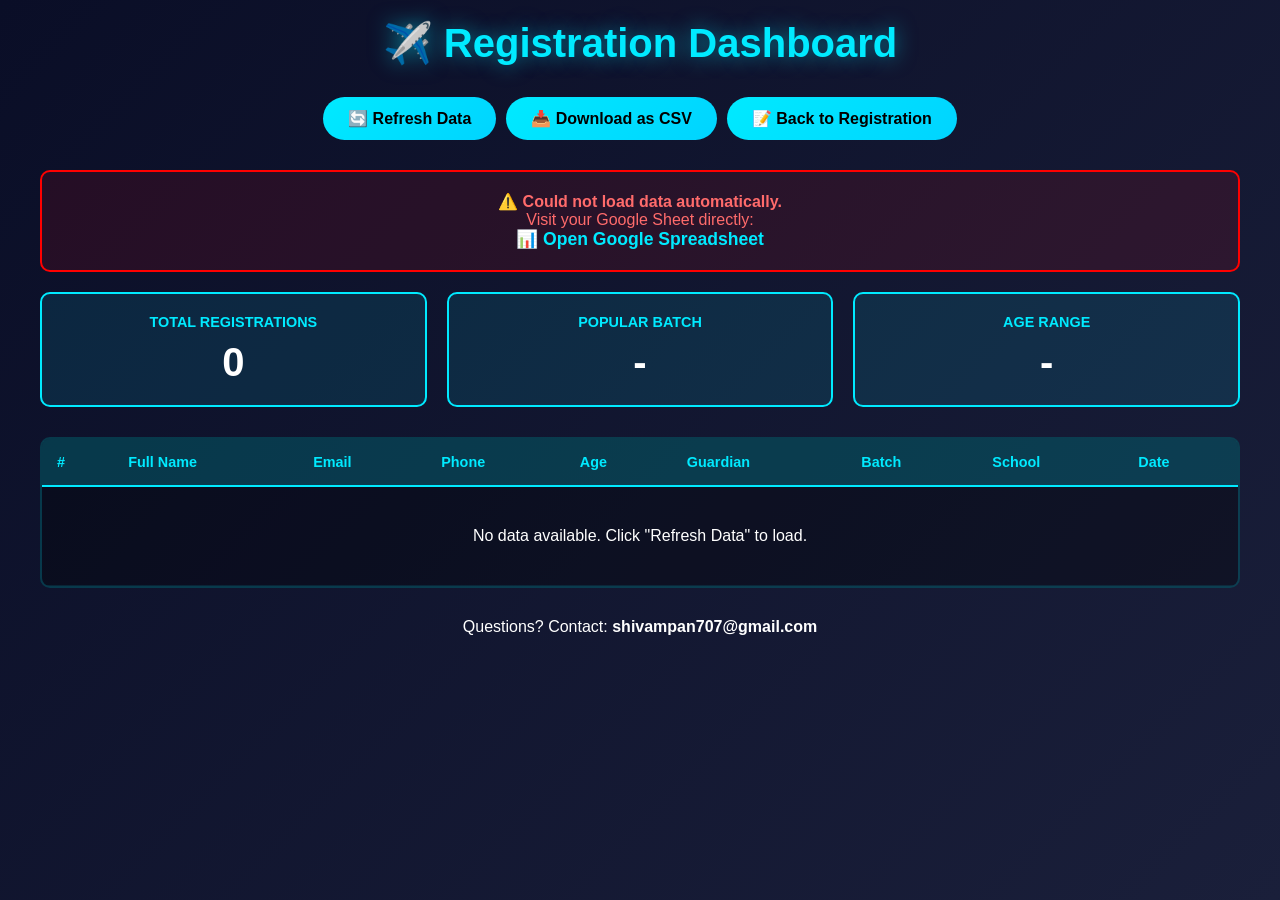
<file: dashboard.html>
<!doctype html>
<html lang="en">
  <head>
    <meta charset="UTF-8" />
    <meta name="viewport" content="width=device-width, initial-scale=1.0" />
    <title>Registration Dashboard - Drone Camp</title>
    <style>
      * {
        margin: 0;
        padding: 0;
        box-sizing: border-box;
      }

      body {
        font-family: "Poppins", sans-serif;
        background: linear-gradient(135deg, #0a0e27 0%, #1a1f3a 100%);
        color: #fff;
        padding: 20px;
        min-height: 100vh;
      }

      .container {
        max-width: 1200px;
        margin: 0 auto;
      }

      h1 {
        text-align: center;
        margin-bottom: 30px;
        color: #00eaff;
        font-size: 2.5em;
        text-shadow: 0 0 20px rgba(0, 234, 255, 0.5);
      }

      .stats {
        display: grid;
        grid-template-columns: repeat(auto-fit, minmax(250px, 1fr));
        gap: 20px;
        margin-bottom: 30px;
      }

      .stat-card {
        background: rgba(0, 234, 255, 0.1);
        border: 2px solid #00eaff;
        border-radius: 10px;
        padding: 20px;
        text-align: center;
      }

      .stat-card h3 {
        color: #00eaff;
        margin-bottom: 10px;
        font-size: 0.9em;
        text-transform: uppercase;
      }

      .stat-card .number {
        font-size: 2.5em;
        font-weight: bold;
        color: #fff;
      }

      .table-container {
        background: rgba(0, 0, 0, 0.3);
        border-radius: 10px;
        overflow: hidden;
        border: 2px solid rgba(0, 234, 255, 0.2);
        margin-bottom: 30px;
      }

      table {
        width: 100%;
        border-collapse: collapse;
      }

      th {
        background: rgba(0, 234, 255, 0.2);
        color: #00eaff;
        padding: 15px;
        text-align: left;
        font-weight: 600;
        border-bottom: 2px solid #00eaff;
        font-size: 0.9em;
      }

      td {
        padding: 12px 15px;
        border-bottom: 1px solid rgba(0, 234, 255, 0.1);
      }

      tr:hover {
        background: rgba(0, 234, 255, 0.05);
      }

      .btn-group {
        display: flex;
        gap: 10px;
        justify-content: center;
        margin-bottom: 30px;
        flex-wrap: wrap;
      }

      button {
        background: linear-gradient(135deg, #00eaff 0%, #00d4ff 100%);
        color: #000;
        border: none;
        padding: 12px 25px;
        border-radius: 25px;
        font-weight: 600;
        cursor: pointer;
        transition: all 0.3s ease;
        font-size: 1em;
      }

      button:hover {
        transform: translateY(-2px);
        box-shadow: 0 5px 20px rgba(0, 234, 255, 0.4);
      }

      .loading {
        text-align: center;
        padding: 40px;
        font-size: 1.2em;
        color: #00eaff;
      }

      .error {
        background: rgba(255, 0, 0, 0.1);
        border: 2px solid #ff0000;
        color: #ff6b6b;
        padding: 20px;
        border-radius: 10px;
        text-align: center;
        margin-bottom: 20px;
      }

      .home-link {
        text-align: center;
        margin-top: 20px;
      }

      a {
        color: #00eaff;
        text-decoration: none;
        font-weight: 600;
      }

      a:hover {
        text-decoration: underline;
      }

      @media (max-width: 768px) {
        h1 {
          font-size: 1.5em;
        }

        table {
          font-size: 0.9em;
        }

        th,
        td {
          padding: 8px;
        }
      }
    </style>
  </head>
  <body>
    <div class="container">
      <h1>✈️ Registration Dashboard</h1>

      <div class="btn-group">
        <button onclick="loadData()">🔄 Refresh Data</button>
        <button onclick="downloadCSV()">📥 Download as CSV</button>
        <button onclick="window.location.href = 'registration.html'">
          📝 Back to Registration
        </button>
      </div>

      <div id="loading" class="loading" style="display: none">
        Loading data... ⏳
      </div>

      <div id="error" class="error" style="display: none"></div>

      <div class="stats">
        <div class="stat-card">
          <h3>Total Registrations</h3>
          <div class="number" id="totalCount">0</div>
        </div>
        <div class="stat-card">
          <h3>Popular Batch</h3>
          <div class="number" id="popularBatch">-</div>
        </div>
        <div class="stat-card">
          <h3>Age Range</h3>
          <div class="number" id="ageRange">-</div>
        </div>
      </div>

      <div class="table-container">
        <table id="dataTable">
          <thead>
            <tr>
              <th>#</th>
              <th>Full Name</th>
              <th>Email</th>
              <th>Phone</th>
              <th>Age</th>
              <th>Guardian</th>
              <th>Batch</th>
              <th>School</th>
              <th>Date</th>
            </tr>
          </thead>
          <tbody id="tableBody">
            <tr>
              <td colspan="9" style="text-align: center; padding: 40px">
                No data available. Click "Refresh Data" to load.
              </td>
            </tr>
          </tbody>
        </table>
      </div>

      <div class="home-link">
        <p>Questions? Contact: <strong>shivampan707@gmail.com</strong></p>
      </div>
    </div>

    <script>
      // Replace with your Google Sheet ID
      const SHEET_ID = "19okXL3SKm2-gCBe8HiLzfTNWEYookvL42NY4O_ANzBc";
      const SHEET_NAME = "Form Responses 1";
      const API_KEY = "AIzaSyCtE8YXXX"; // Add your Google API key if you have one

      // Fallback: Use CSV export URL (works without API key)
      const CSV_URL = `https://docs.google.com/spreadsheets/d/${SHEET_ID}/export?format=csv&gid=0`;

      function loadData() {
        document.getElementById("loading").style.display = "block";
        document.getElementById("error").style.display = "none";

        // Using CORS-friendly CSV export
        fetch(CSV_URL)
          .then((response) => response.text())
          .then((data) => {
            parseAndDisplayData(data);
            document.getElementById("loading").style.display = "none";
          })
          .catch((error) => {
            console.error("Error loading data:", error);
            document.getElementById("loading").style.display = "none";
            document.getElementById("error").style.display = "block";
            document.getElementById("error").innerHTML = `
            <strong>⚠️ Could not load data automatically.</strong><br>
            <p>Visit your Google Sheet directly:</p>
            <a href="https://docs.google.com/spreadsheets/d/19okXL3SKm2-gCBe8HiLzfTNWEYookvL42NY4O_ANzBc/" target="_blank" style="font-size: 1.1em;">
              📊 Open Google Spreadsheet
            </a>
          `;
          });
      }

      function parseAndDisplayData(csvData) {
        const rows = csvData.trim().split("\n");
        if (rows.length < 2) {
          document.getElementById("tableBody").innerHTML =
            '<tr><td colspan="9" style="text-align: center; padding: 20px;">No data found</td></tr>';
          return;
        }

        // Skip header row
        const dataRows = rows.slice(1);
        let tableHTML = "";
        let batchCount = {};
        let ages = [];

        dataRows.forEach((row, index) => {
          if (row.trim() === "") return;

          const cells = parseCSVRow(row);
          if (cells.length < 7) return;

          const [
            timestamp,
            fullName,
            email,
            phone,
            age,
            batch,
            guardian,
            school,
          ] = cells;

          tableHTML += `
          <tr>
            <td>${index + 1}</td>
            <td>${fullName}</td>
            <td>${email}</td>
            <td>${phone}</td>
            <td>${age}</td>
            <td>${guardian}</td>
            <td>${batch}</td>
            <td>${school}</td>
            <td>${timestamp.split(" ")[0]}</td>
          </tr>
        `;

          // Collect stats
          batchCount[batch] = (batchCount[batch] || 0) + 1;
          ages.push(parseInt(age) || 0);
        });

        if (tableHTML === "") {
          document.getElementById("tableBody").innerHTML =
            '<tr><td colspan="9" style="text-align: center; padding: 20px;">No data found</td></tr>';
          return;
        }

        document.getElementById("tableBody").innerHTML = tableHTML;

        // Update stats
        document.getElementById("totalCount").textContent = dataRows.length;

        // Popular batch
        const popularBatch = Object.keys(batchCount).sort(
          (a, b) => batchCount[b] - batchCount[a],
        )[0];
        document.getElementById("popularBatch").textContent =
          popularBatch || "N/A";

        // Age range
        if (ages.length > 0) {
          const minAge = Math.min(...ages);
          const maxAge = Math.max(...ages);
          document.getElementById("ageRange").textContent =
            `${minAge}-${maxAge}`;
        }
      }

      function parseCSVRow(row) {
        const result = [];
        let current = "";
        let insideQuotes = false;

        for (let i = 0; i < row.length; i++) {
          const char = row[i];

          if (char === '"' && (i === 0 || row[i - 1] !== "\\")) {
            insideQuotes = !insideQuotes;
          } else if (char === "," && !insideQuotes) {
            result.push(current.trim());
            current = "";
          } else {
            current += char;
          }
        }
        result.push(current.trim());
        return result;
      }

      function downloadCSV() {
        fetch(CSV_URL)
          .then((response) => response.text())
          .then((data) => {
            const element = document.createElement("a");
            element.setAttribute(
              "href",
              "data:text/csv;charset=utf-8," + encodeURIComponent(data),
            );
            element.setAttribute(
              "download",
              "registrations_" + new Date().getTime() + ".csv",
            );
            element.style.display = "none";
            document.body.appendChild(element);
            element.click();
            document.body.removeChild(element);
            alert("✅ CSV file downloaded!");
          });
      }

      // Load data when page opens
      window.addEventListener("load", loadData);
    </script>
  </body>
</html>
</file>
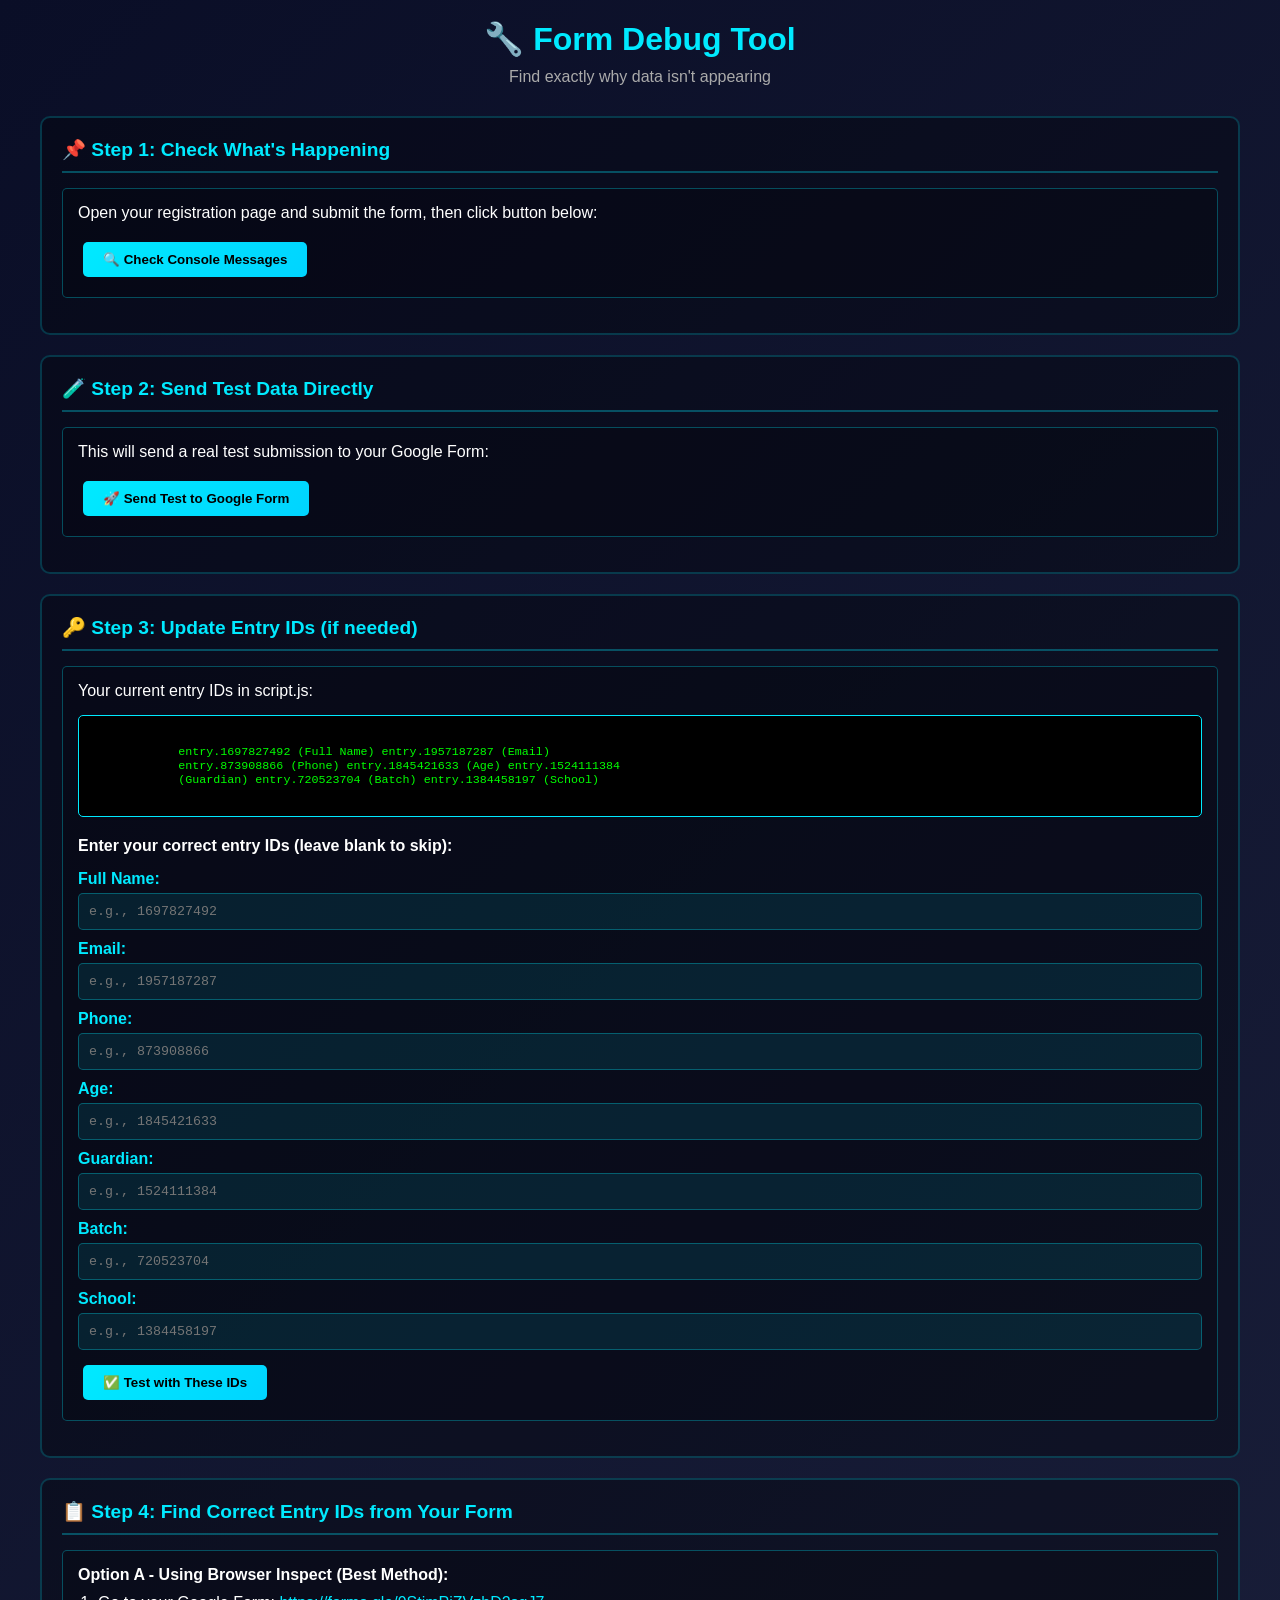
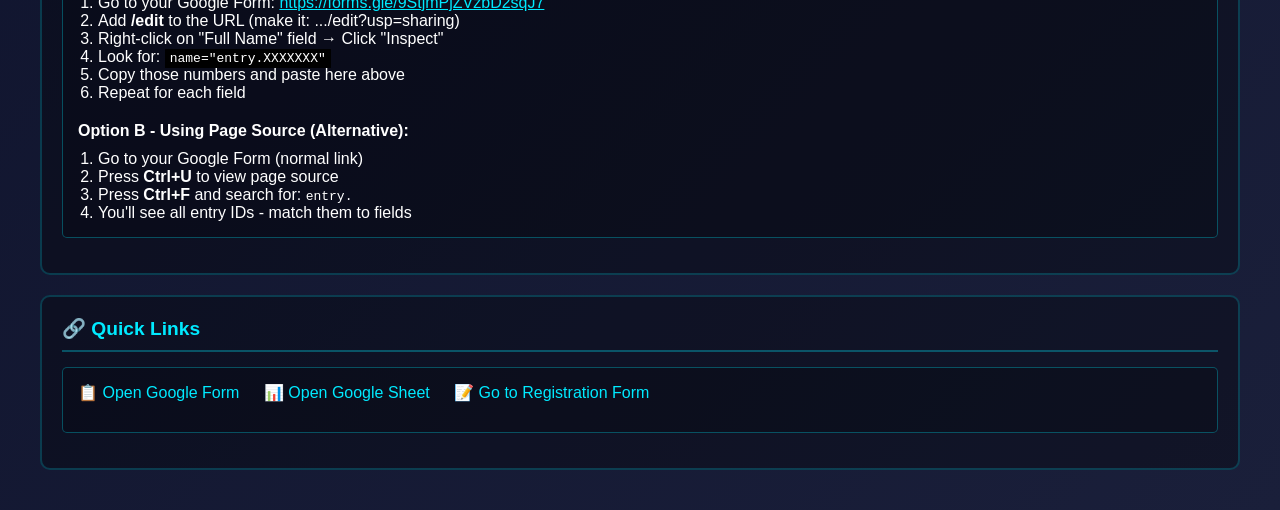
<file: debug.html>
<!doctype html>
<html lang="en">
  <head>
    <meta charset="UTF-8" />
    <meta name="viewport" content="width=device-width, initial-scale=1.0" />
    <title>Form Debug & Fix - Drone Camp</title>
    <style>
      * {
        margin: 0;
        padding: 0;
        box-sizing: border-box;
      }

      body {
        font-family: "Poppins", sans-serif;
        background: linear-gradient(135deg, #0a0e27 0%, #1a1f3a 100%);
        color: #fff;
        padding: 20px;
        min-height: 100vh;
      }

      .container {
        max-width: 1200px;
        margin: 0 auto;
      }

      h1 {
        text-align: center;
        margin-bottom: 10px;
        color: #00eaff;
        font-size: 2em;
      }

      .subtitle {
        text-align: center;
        color: #aaa;
        margin-bottom: 30px;
      }

      .section {
        background: rgba(0, 0, 0, 0.3);
        border: 2px solid rgba(0, 234, 255, 0.2);
        border-radius: 10px;
        padding: 20px;
        margin-bottom: 20px;
      }

      .section h2 {
        color: #00eaff;
        margin-bottom: 15px;
        font-size: 1.2em;
        border-bottom: 2px solid rgba(0, 234, 255, 0.3);
        padding-bottom: 10px;
      }

      .test-box {
        background: rgba(0, 0, 0, 0.2);
        border: 1px solid rgba(0, 234, 255, 0.3);
        padding: 15px;
        border-radius: 5px;
        margin-bottom: 15px;
      }

      button {
        background: linear-gradient(135deg, #00eaff 0%, #00d4ff 100%);
        color: #000;
        border: none;
        padding: 10px 20px;
        border-radius: 5px;
        font-weight: 600;
        cursor: pointer;
        margin: 5px;
        transition: all 0.3s;
      }

      button:hover {
        transform: translateY(-2px);
        box-shadow: 0 5px 15px rgba(0, 234, 255, 0.4);
      }

      .output {
        background: #000;
        border: 1px solid #00eaff;
        color: #00ff00;
        padding: 15px;
        border-radius: 5px;
        font-family: monospace;
        font-size: 0.9em;
        max-height: 400px;
        overflow-y: auto;
        margin-top: 10px;
        white-space: pre-wrap;
        word-wrap: break-word;
      }

      .success {
        background: rgba(0, 255, 100, 0.1);
        border: 2px solid #00ff64;
        color: #00ff64;
        padding: 15px;
        border-radius: 5px;
      }

      .error {
        background: rgba(255, 0, 0, 0.1);
        border: 2px solid #ff0000;
        color: #ff6b6b;
        padding: 15px;
        border-radius: 5px;
      }

      .warning {
        background: rgba(255, 165, 0, 0.1);
        border: 2px solid #ffa500;
        color: #ffa500;
        padding: 15px;
        border-radius: 5px;
      }

      input {
        width: 100%;
        padding: 10px;
        background: rgba(0, 234, 255, 0.1);
        border: 1px solid rgba(0, 234, 255, 0.3);
        color: #fff;
        border-radius: 5px;
        margin-bottom: 10px;
        font-family: monospace;
      }

      input:focus {
        outline: none;
        border-color: #00eaff;
      }

      label {
        display: block;
        margin-bottom: 5px;
        color: #00eaff;
        font-weight: 600;
      }

      .grid {
        display: grid;
        grid-template-columns: 1fr 1fr;
        gap: 10px;
        margin-top: 10px;
      }

      @media (max-width: 768px) {
        .grid {
          grid-template-columns: 1fr;
        }
      }
    </style>
  </head>
  <body>
    <div class="container">
      <h1>🔧 Form Debug Tool</h1>
      <p class="subtitle">Find exactly why data isn't appearing</p>

      <!-- Step 1: Check Console Output -->
      <div class="section">
        <h2>📌 Step 1: Check What's Happening</h2>
        <div class="test-box">
          <p style="margin-bottom: 15px">
            Open your registration page and submit the form, then click button
            below:
          </p>
          <button onclick="checkConsoleOutput()">
            🔍 Check Console Messages
          </button>
          <div id="consoleOutput"></div>
        </div>
      </div>

      <!-- Step 2: Direct Form Test -->
      <div class="section">
        <h2>🧪 Step 2: Send Test Data Directly</h2>
        <div class="test-box">
          <p style="margin-bottom: 15px">
            This will send a real test submission to your Google Form:
          </p>
          <button onclick="sendTestData()">🚀 Send Test to Google Form</button>
          <div id="testOutput"></div>
        </div>
      </div>

      <!-- Step 3: Verify Entry IDs -->
      <div class="section">
        <h2>🔑 Step 3: Update Entry IDs (if needed)</h2>
        <div class="test-box">
          <p style="margin-bottom: 15px">
            Your current entry IDs in script.js:
          </p>
          <div class="output">
            entry.1697827492 (Full Name) entry.1957187287 (Email)
            entry.873908866 (Phone) entry.1845421633 (Age) entry.1524111384
            (Guardian) entry.720523704 (Batch) entry.1384458197 (School)
          </div>

          <p style="margin-top: 20px; margin-bottom: 15px">
            <strong>Enter your correct entry IDs (leave blank to skip):</strong>
          </p>

          <label>Full Name:</label>
          <input type="text" id="id1" placeholder="e.g., 1697827492" />

          <label>Email:</label>
          <input type="text" id="id2" placeholder="e.g., 1957187287" />

          <label>Phone:</label>
          <input type="text" id="id3" placeholder="e.g., 873908866" />

          <label>Age:</label>
          <input type="text" id="id4" placeholder="e.g., 1845421633" />

          <label>Guardian:</label>
          <input type="text" id="id5" placeholder="e.g., 1524111384" />

          <label>Batch:</label>
          <input type="text" id="id6" placeholder="e.g., 720523704" />

          <label>School:</label>
          <input type="text" id="id7" placeholder="e.g., 1384458197" />

          <button onclick="testWithCustomIds()">✅ Test with These IDs</button>
          <div id="customTestOutput"></div>
        </div>
      </div>

      <!-- Step 4: Get Correct IDs -->
      <div class="section">
        <h2>📋 Step 4: Find Correct Entry IDs from Your Form</h2>
        <div class="test-box">
          <p>
            <strong>Option A - Using Browser Inspect (Best Method):</strong>
          </p>
          <ol style="margin-left: 20px; margin-top: 10px">
            <li>
              Go to your Google Form:
              <a
                href="https://forms.gle/9StjmPjZVzbD2sqJ7"
                target="_blank"
                style="color: #00eaff"
                >https://forms.gle/9StjmPjZVzbD2sqJ7</a
              >
            </li>
            <li>
              Add <strong>/edit</strong> to the URL (make it:
              .../edit?usp=sharing)
            </li>
            <li>Right-click on "Full Name" field → Click "Inspect"</li>
            <li>
              Look for:
              <code style="background: #000; padding: 2px 5px"
                >name="entry.XXXXXXX"</code
              >
            </li>
            <li>Copy those numbers and paste here above</li>
            <li>Repeat for each field</li>
          </ol>

          <p style="margin-top: 20px">
            <strong>Option B - Using Page Source (Alternative):</strong>
          </p>
          <ol style="margin-left: 20px; margin-top: 10px">
            <li>Go to your Google Form (normal link)</li>
            <li>Press <strong>Ctrl+U</strong> to view page source</li>
            <li>
              Press <strong>Ctrl+F</strong> and search for: <code>entry.</code>
            </li>
            <li>You'll see all entry IDs - match them to fields</li>
          </ol>
        </div>
      </div>

      <!-- Step 5: Quick Links -->
      <div class="section">
        <h2>🔗 Quick Links</h2>
        <div class="test-box">
          <p style="margin-bottom: 15px">
            <a
              href="https://forms.gle/9StjmPjZVzbD2sqJ7"
              target="_blank"
              style="color: #00eaff; text-decoration: none; margin-right: 20px">
              📋 Open Google Form
            </a>
            <a
              href="https://docs.google.com/spreadsheets/d/19okXL3SKm2-gCBe8HiLzfTNWEYookvL42NY4O_ANzBc/"
              target="_blank"
              style="color: #00eaff; text-decoration: none; margin-right: 20px">
              📊 Open Google Sheet
            </a>
            <a
              href="registration.html"
              style="color: #00eaff; text-decoration: none">
              📝 Go to Registration Form
            </a>
          </p>
        </div>
      </div>
    </div>

    <script>
      function checkConsoleOutput() {
        let msg = "📊 FORM SUBMISSION VERIFICATION\n";
        msg += "================================\n\n";

        const localData = JSON.parse(
          localStorage.getItem("registrations") || "[]",
        );
        msg += `✅ Local Submissions Saved: ${localData.length}\n`;

        if (localData.length > 0) {
          const last = localData[localData.length - 1];
          msg += "\n📝 Last Submission:\n";
          for (let key in last) {
            msg += `  ${key}: ${last[key]}\n`;
          }
        }

        msg += "\n💡 NEXT STEPS:\n";
        msg += "1. Wait 60 seconds for Google Sheet to sync\n";
        msg += "2. Open Google Sheet link\n";
        msg += "3. Check 'Form Responses 1' tab\n";
        msg += "4. If data still missing, try Step 3 above\n";

        document.getElementById("consoleOutput").innerHTML =
          `<div class="output">${msg}</div>`;
      }

      function sendTestData() {
        const output = document.getElementById("testOutput");
        output.innerHTML = '<div class="output">Sending test data...</div>';

        const formURL =
          "https://docs.google.com/forms/d/e/1FAIpQLSeOz70Vr-blHr4ueCsVGCRsxuo30YsyDU7P-lEbPdTSDlweTA/formResponse";
        const formData = new FormData();

        // Current entry IDs
        formData.append(
          "entry.1697827492",
          "DEBUG TEST - " + new Date().toLocaleTimeString(),
        );
        formData.append("entry.1957187287", "debug@test.com");
        formData.append("entry.873908866", "9876543210");
        formData.append("entry.1845421633", "12");
        formData.append("entry.1524111384", "Test Parent");
        formData.append("entry.720523704", "B1");
        formData.append("entry.1384458197", "Test School");

        fetch(formURL, {
          method: "POST",
          mode: "no-cors",
          body: formData,
        })
          .then(() => {
            output.innerHTML = `
          <div class="success" style="margin-top: 15px;">
            ✅ Test data sent!<br>
            <br>
            <strong>Next Steps:</strong><br>
            1. Wait 60 seconds<br>
            2. Open your Google Sheet: <a href="https://docs.google.com/spreadsheets/d/19okXL3SKm2-gCBe8HiLzfTNWEYookvL42NY4O_ANzBc/" target="_blank" style="color: #00ff64;">📊 Click Here</a><br>
            3. Look for row with "DEBUG TEST"<br>
            <br>
            <strong>Did you see it?</strong><br>
            YES → Everything works! Try real form.<br>
            NO → Entry IDs might be wrong (use Step 3 above)
          </div>
        `;
          })
          .catch((err) => {
            output.innerHTML = `
          <div class="error" style="margin-top: 15px;">
            Error: ${err.message}<br>
            This is normal for no-cors. Data may still have been sent.
          </div>
        `;
          });
      }

      function testWithCustomIds() {
        const ids = {
          name: document.getElementById("id1").value || "1697827492",
          email: document.getElementById("id2").value || "1957187287",
          phone: document.getElementById("id3").value || "873908866",
          age: document.getElementById("id4").value || "1845421633",
          guardian: document.getElementById("id5").value || "1524111384",
          batch: document.getElementById("id6").value || "720523704",
          school: document.getElementById("id7").value || "1384458197",
        };

        const output = document.getElementById("customTestOutput");
        output.innerHTML =
          '<div class="output">Testing with custom IDs...</div>';

        const formURL =
          "https://docs.google.com/forms/d/e/1FAIpQLSeOz70Vr-blHr4ueCsVGCRsxuo30YsyDU7P-lEbPdTSDlweTA/formResponse";
        const formData = new FormData();

        formData.append(
          "entry." + ids.name,
          "CUSTOM TEST - " + new Date().toLocaleTimeString(),
        );
        formData.append("entry." + ids.email, "custom@test.com");
        formData.append("entry." + ids.phone, "9876543210");
        formData.append("entry." + ids.age, "12");
        formData.append("entry." + ids.guardian, "Test Parent");
        formData.append("entry." + ids.batch, "B1");
        formData.append("entry." + ids.school, "Test School");

        let msg = "🧪 Testing with IDs:\n\n";
        for (let key in ids) {
          msg += `${key}: entry.${ids[key]}\n`;
        }
        msg += "\n⏳ Sending...\n";

        output.innerHTML = `<div class="output">${msg}</div>`;

        fetch(formURL, {
          method: "POST",
          mode: "no-cors",
          body: formData,
        })
          .then(() => {
            output.innerHTML = `
          <div class="success" style="margin-top: 15px;">
            ✅ Test sent with custom IDs!<br>
            <br>
            <strong>Check Google Sheet in 60 seconds</strong><br>
            If data appears, use these IDs to update script.js!
          </div>
        `;
          })
          .catch((err) => {
            output.innerHTML = `<div class="warning" style="margin-top: 15px;">⚠️ ${err.message}</div>`;
          });
      }
    </script>
  </body>
</html>
</file>
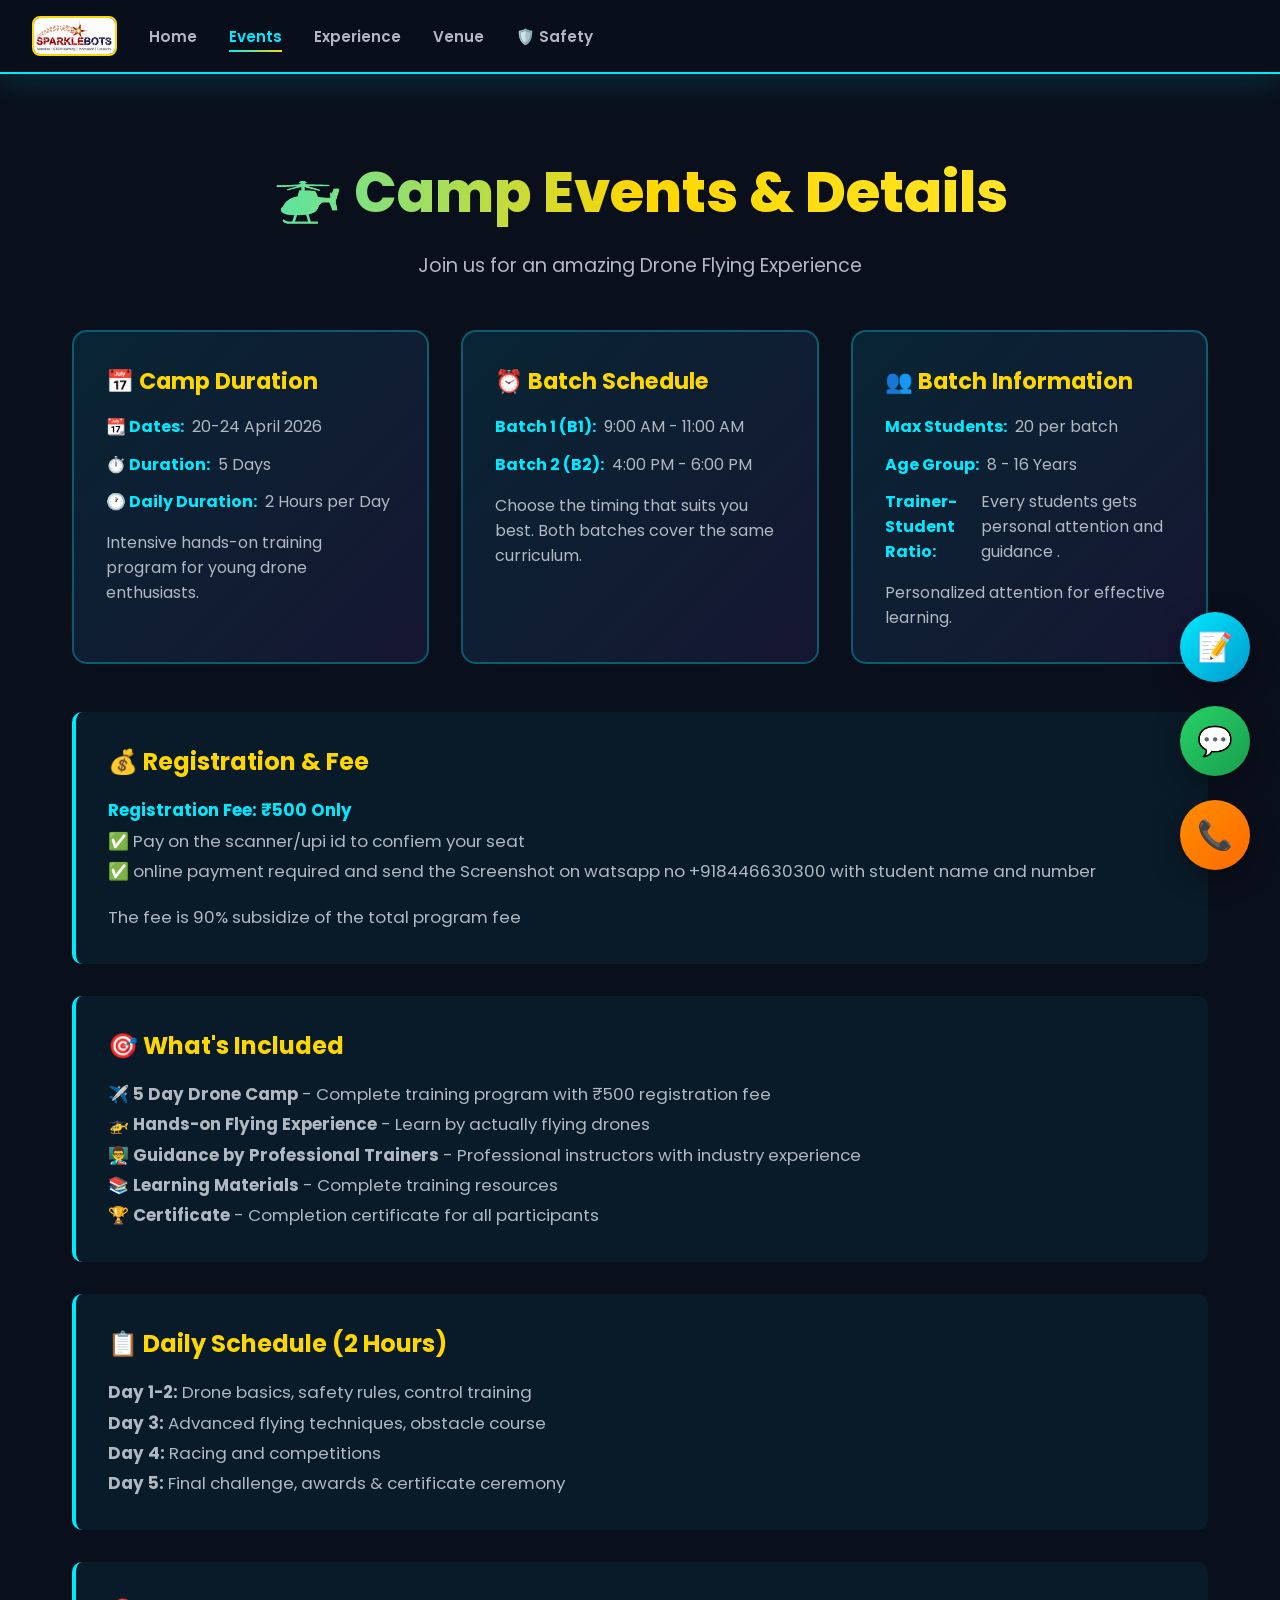
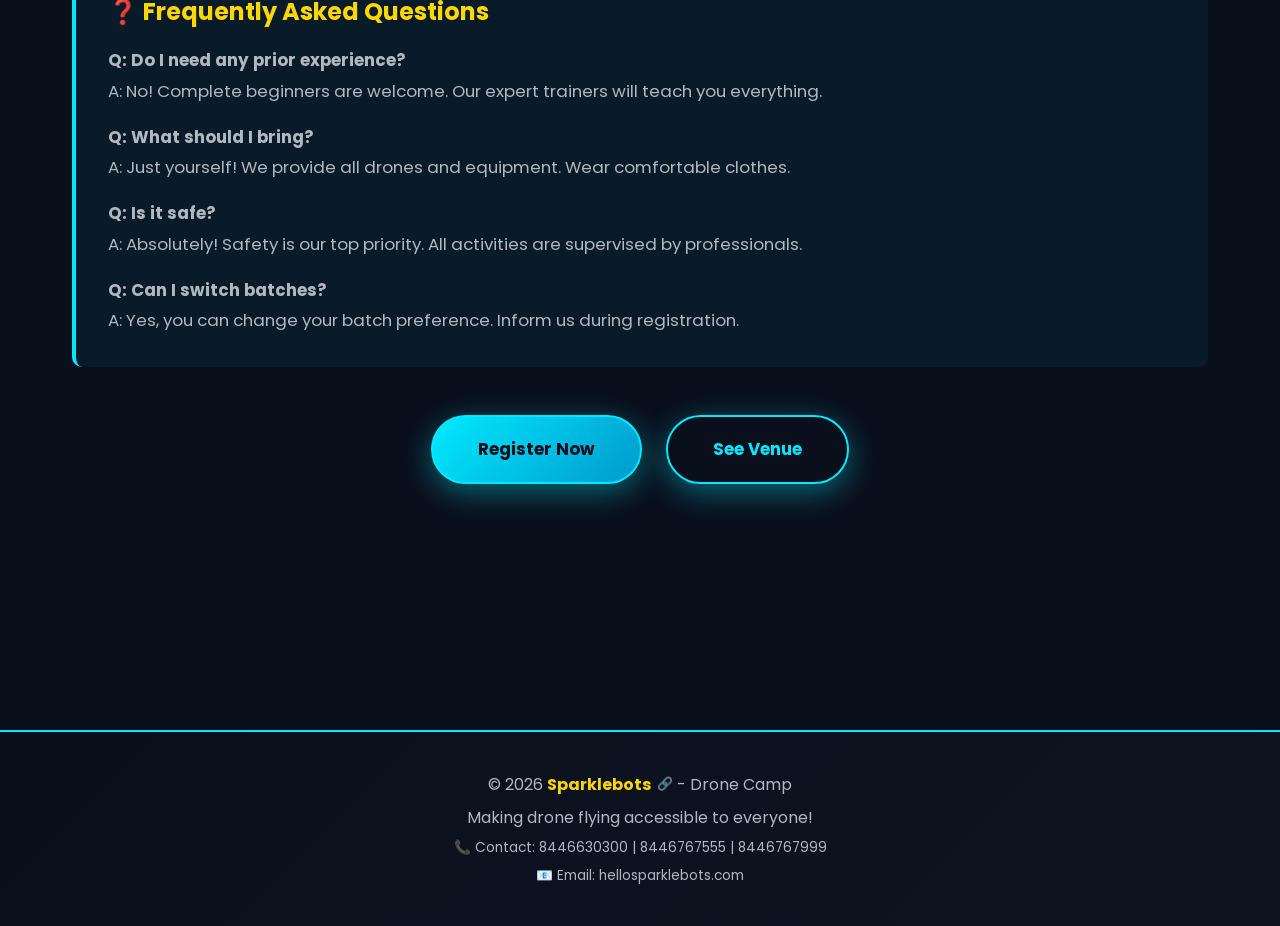
<file: events.html>
<!doctype html>
<html lang="en">
  <head>
    <meta charset="UTF-8" />
    <meta name="viewport" content="width=device-width, initial-scale=1.0" />
    <title>Events - Drone Camp</title>
    <link
      href="https://fonts.googleapis.com/css2?family=Poppins:wght@300;400;600;700;800&display=swap"
      rel="stylesheet" />
    <link rel="stylesheet" href="style.css" />
  </head>
  <body>
    <!-- Navigation -->
    <nav class="navbar">
      <div class="nav-container">
        <div class="nav-logo">
          <span
            class="logo-text"
            onclick="
              window.open('https://sparkle-bot.vercel.app', '_blank');
              return false;
            ">
            <img src="logo.jpg" alt="Logo" class="logo-img" />
          </span>
        </div>

        <ul class="nav-menu">
          <li><a href="index.html" class="nav-link">Home</a></li>
          <li><a href="events.html" class="nav-link">Events</a></li>
          <li><a href="experience.html" class="nav-link">Experience</a></li>
          <li><a href="venue.html" class="nav-link">Venue</a></li>
          <li>
            <a
              href="javascript:void(0)"
              onclick="openSafetyModal()"
              class="nav-link"
              >🛡️ Safety</a
            >
          </li>
        </ul>

        <div class="hamburger">
          <span></span>
          <span></span>
          <span></span>
        </div>
      </div>
    </nav>

    <!-- Main Content -->
    <section class="page-section">
      <div class="page-header">
        <h1 class="page-title">🚁 Camp Events & Details</h1>
        <p class="page-subtitle">
          Join us for an amazing Drone Flying Experience
        </p>
      </div>

      <!-- Main Events Grid -->
      <div class="events-grid">
        <!-- Event 1 -->
        <div class="event-card">
          <h3>📅 Camp Duration</h3>
          <div class="event-info">
            <strong>📆 Dates:</strong> 20-24 April 2026
          </div>
          <div class="event-info"><strong>⏱️ Duration:</strong> 5 Days</div>
          <div class="event-info">
            <strong>🕐 Daily Duration:</strong> 2 Hours per Day
          </div>
          <p style="color: var(--text-gray); margin-top: 1rem">
            Intensive hands-on training program for young drone enthusiasts.
          </p>
        </div>

        <!-- Event 2 -->
        <div class="event-card">
          <h3>⏰ Batch Schedule</h3>
          <div class="event-info">
            <strong>Batch 1 (B1):</strong> 9:00 AM - 11:00 AM
          </div>
          <div class="event-info">
            <strong>Batch 2 (B2):</strong> 4:00 PM - 6:00 PM
          </div>
          <p style="color: var(--text-gray); margin-top: 1rem">
            Choose the timing that suits you best. Both batches cover the same
            curriculum.
          </p>
        </div>

        <!-- Event 3 -->
        <div class="event-card">
          <h3>👥 Batch Information</h3>
          <div class="event-info">
            <strong>Max Students:</strong> 20 per batch
          </div>
          <div class="event-info"><strong>Age Group:</strong> 8 - 16 Years</div>
          <div class="event-info">
            <strong>Trainer-Student Ratio:</strong> Every students gets personal
            attention and guidance .
          </div>
          <p style="color: var(--text-gray); margin-top: 1rem">
            Personalized attention for effective learning.
          </p>
        </div>
      </div>

      <!-- Detailed Information Sections -->
      <div class="info-section">
        <h3>💰 Registration & Fee</h3>
        <p>
          <strong style="color: var(--neon-blue)"
            >Registration Fee: ₹500 Only</strong
          >
        </p>
        <p>✅ Pay on the scanner/upi id to confiem your seat</p>
        <p>
          ✅ online payment required and send the Screenshot on watsapp no
          +918446630300 with student name and number
        </p>
        <p style="margin-top: 1rem">
          The fee is 90% subsidize of the total program fee
        </p>
      </div>

      <div class="info-section">
        <h3>🎯 What's Included</h3>
        <p>
          ✈️ <strong>5 Day Drone Camp</strong> - Complete training program with
          ₹500 registration fee
        </p>
        <p>
          🚁 <strong>Hands-on Flying Experience</strong> - Learn by actually
          flying drones
        </p>
        <p>
          👨‍🏫 <strong>Guidance by Professional Trainers</strong> - Professional
          instructors with industry experience
        </p>
        <p>
          📚 <strong>Learning Materials</strong> - Complete training resources
        </p>
        <p>
          🏆 <strong>Certificate</strong> - Completion certificate for all
          participants
        </p>
      </div>

      <div class="info-section">
        <h3>📋 Daily Schedule (2 Hours)</h3>
        <p>
          <strong>Day 1-2:</strong> Drone basics, safety rules, control training
        </p>
        <p>
          <strong>Day 3:</strong> Advanced flying techniques, obstacle course
        </p>
        <p><strong>Day 4:</strong> Racing and competitions</p>
        <p>
          <strong>Day 5:</strong> Final challenge, awards & certificate ceremony
        </p>
      </div>

      <div class="info-section">
        <h3>❓ Frequently Asked Questions</h3>
        <p><strong>Q: Do I need any prior experience?</strong></p>
        <p>
          A: No! Complete beginners are welcome. Our expert trainers will teach
          you everything.
        </p>

        <p style="margin-top: 1rem"><strong>Q: What should I bring?</strong></p>
        <p>
          A: Just yourself! We provide all drones and equipment. Wear
          comfortable clothes.
        </p>

        <p style="margin-top: 1rem"><strong>Q: Is it safe?</strong></p>
        <p>
          A: Absolutely! Safety is our top priority. All activities are
          supervised by professionals.
        </p>

        <p style="margin-top: 1rem">
          <strong>Q: Can I switch batches?</strong>
        </p>
        <p>
          A: Yes, you can change your batch preference. Inform us during
          registration.
        </p>
      </div>

      <!-- CTA Buttons -->
      <div class="cta-buttons" style="margin-top: 3rem">
        <a href="registration.html" class="btn btn-primary">Register Now</a>
        <a href="venue.html" class="btn btn-secondary">See Venue</a>
      </div>
    </section>

    <!-- Footer -->
    <footer>
      <p>
        &copy; 2026
        <a
          href="javascript:void(0)"
          onclick="window.open('https://sparkle-bot.vercel.app', '_blank')"
          class="sparkle-link"
          >Sparklebots</a
        >
        - Drone Camp
      </p>
      <p>Making drone flying accessible to everyone!</p>
      <div style="margin-top: 0.5rem; font-size: 0.85rem">
        <p>📞 Contact: 8446630300 | 8446767555 | 8446767999</p>
        <p>📧 Email: hellosparklebots.com</p>
      </div>
    </footer>

    <!-- Floating Action Buttons -->
    <div class="floating-buttons">
      <a href="registration.html" class="fab fab-register" title="Register Now">
        <span class="fab-icon">📝</span>
        <span class="fab-label">Register</span>
      </a>
      <button
        class="fab fab-whatsapp"
        onclick="openWhatsApp()"
        title="Chat on WhatsApp">
        <span class="fab-icon">💬</span>
        <span class="fab-label">WhatsApp</span>
      </button>
      <a href="tel:8446767555" class="fab fab-phone" title="Call Us">
        <span class="fab-icon">📞</span>
        <span class="fab-label">Call</span>
      </a>
    </div>

    <!-- Safety Protocols Modal -->
    <div id="safetyModal" class="modal">
      <div class="modal-content">
        <div class="modal-header">
          <h2 class="modal-title">🛡️ Safety Protocols</h2>
          <button class="modal-close" onclick="closeSafetyModal()">
            &times;
          </button>
        </div>
        <div class="modal-body">
          <p>
            ✅
            <strong>All activities supervised by trained professionals</strong>
          </p>
          <p>
            Our experienced trainers ensure complete supervision throughout all
            drone flying activities.
          </p>

          <p>✅ <strong>Regular sanitization of equipment and areas</strong></p>
          <p>
            All drones and equipment are thoroughly sanitized before and after
            use to maintain hygiene standards.
          </p>

          <p>✅ <strong>First aid support available on-site</strong></p>
          <p>
            Certified first aid personnel are present at all times during the
            camp.
          </p>

          <p>
            ✅ <strong>All participants wear safety gear when flying</strong>
          </p>
          <p>
            Safety helmets and protective gear are mandatory for all
            participants during drone operations.
          </p>

          <p>✅ <strong>Safe distance maintained during activities</strong></p>
          <p>
            All activities are conducted in designated safe zones with proper
            distance maintained from spectators.
          </p>
        </div>
        <div class="modal-footer">
          <button onclick="openWhatsApp()">💬 Ask Questions</button>
          <button onclick="closeSafetyModal()">Close</button>
        </div>
      </div>
    </div>

    <!-- Camp Info Modal -->
    <div id="campInfoModal" class="modal">
      <div class="modal-content">
        <div class="modal-header">
          <h2 class="modal-title">🚁 Camp Information</h2>
          <button class="modal-close" onclick="closeCampInfoModal()">
            &times;
          </button>
        </div>
        <div class="modal-body">
          <p><strong>📅 Duration:</strong> 5 Days (20-24 April 2026)</p>
          <p>
            Intensive hands-on training program for young drone enthusiasts.
          </p>

          <p><strong>⏰ Daily Duration:</strong> 2 Hours per Day</p>
          <p>Flexible batch timings available:</p>
          <p>• Batch 1: 9:00 AM - 11:00 AM</p>
          <p>• Batch 2: 4:00 PM - 6:00 PM</p>

          <p><strong>💰 Registration Fee:</strong></p>
          <div
            style="
              background: rgba(255, 215, 0, 0.15);
              padding: 1rem;
              border-radius: 8px;
              margin: 0.5rem 0;
              border-left: 4px solid var(--golden);
            ">
            <p style="margin: 0.5rem 0; font-weight: 600">
              ₹500 Registration Fee
            </p>
            <p style="margin: 0.5rem 0">
              <strong>Payment Method:</strong> Scan QR code or click UPI link
            </p>
            <p style="margin: 0.5rem 0">
              💳 <strong>UPI ID:</strong>
              <a
                href="upi://pay?pa=vinaykunwar@ptyes&pn=SparklebotsDroneCamp&amt=500&tr=DroneRegistration&tn=DroneCampRegistrationFee"
                style="
                  color: var(--neon-blue);
                  text-decoration: none;
                  font-weight: bold;
                "
                >vinaykunwar@ptyes</a
              >
            </p>
            <p style="margin: 0.5rem 0; font-size: 0.9rem">
              📲 Scan this QR code to pay:
            </p>
            <img
              src="upilogo.jpeg"
              alt="UPI QR Code"
              style="
                max-width: 200px;
                width: 100%;
                border-radius: 8px;
                margin: 1rem 0;
              " />
            <p
              style="
                margin: 0.5rem 0;
                font-size: 0.9rem;
                color: var(--text-gray);
              ">
              ⚠️ Send payment screenshot on WhatsApp: +918446630300
            </p>
          </div>

          <p><strong>👥 Batch Size:</strong> Maximum 20 students per batch</p>
          <p>Trainer ensures every student gets personalized attention.</p>

          <p><strong>👥 Age Group:</strong> 8-16 Years</p>
          <p>
            Suitable for all age groups within this range, no prior experience
            required.
          </p>

          <p>
            <strong>📑 Venue:</strong> Eklavya Sparkle bots Robotics Centre , DP
            Road, Kothrud, Pune
          </p>
        </div>
        <div class="modal-footer">
          <a href="registration.html" style="text-decoration: none; flex: 1">
            <button style="width: 100%">📝 Register Now</button>
          </a>
          <button onclick="closeCampInfoModal()">Close</button>
        </div>
      </div>
    </div>

    <!-- Expert Certificate Modal -->
    <div id="certificateModal" class="modal">
      <div class="modal-content">
        <div class="modal-header">
          <h2 class="modal-title">🏆 Expert Certificate</h2>
          <button class="modal-close" onclick="closeCertificateModal()">
            &times;
          </button>
        </div>
        <div class="modal-body">
          <p><strong>📜 Professional Recognition</strong></p>
          <p>
            After successfully completing the 5-day camp, every participant
            receives an official drone flying certificate from expert trainers.
          </p>

          <p><strong>✅ Certificate Benefits</strong></p>
          <p>
            This certificate you can be added to your portfolio, resume, or
            academic profile.
          </p>

          <p><strong>🎓 Proof of Achievement</strong></p>
          <p>The certificate validates your:</p>
          <p>• Basic drone flying skills and knowledge</p>
          <p>• Safety protocol understanding</p>
          <p>• Technical proficiency with modern drones</p>
          <p>• Completion of structured training program</p>

          <p><strong>👴‍👼 Issued by Experts</strong></p>
          <p>
            All certificates are signed and issued by our professional trainers
            with years of industry experience.
          </p>

          <p><strong>🌟 Career Building</strong></p>
          <p>This certification can help you in:</p>
          <p>• School/college projects and competitions</p>

          <p>• Building a foundation for a career in drone technology</p>
          <p>• Demonstrating commitment to learning new skills</p>
        </div>
        <div class="modal-footer">
          <a href="registration.html" style="text-decoration: none; flex: 1">
            <button style="width: 100%">📝 Register Now</button>
          </a>
          <button onclick="closeCertificateModal()">Close</button>
        </div>
      </div>
    </div>

    <!-- Expert Trainers Modal -->
    <div id="trainersModal" class="modal">
      <div class="modal-content">
        <div class="modal-header">
          <h2 class="modal-title">👨‍🏫 Expert Trainers</h2>
          <button class="modal-close" onclick="closeTrainersModal()">
            &times;
          </button>
        </div>
        <div class="modal-body">
          <p><strong>👨‍🎓 Professional & Experienced</strong></p>
          <p>
            Our trainers have years of industry experience in drone technology
            and aviation.
          </p>

          <p><strong>🎯 Specialized Training</strong></p>
          <p>
            Each trainer is specialized in different aspects of drone flying:
          </p>
          <p>• Flight dynamics and control</p>
          <p>• Safety protocols and emergency procedures</p>
          <p>• Advanced maneuvers and competitions</p>
          <p>• Technical knowledge and maintenance</p>

          <p><strong>🏆 Certified Professionals</strong></p>
          <p>
            All trainers are certified in drone operations and emergency
            response.
          </p>

          <p><strong>👥 Personalized Attention</strong></p>
          <p>
            1:8 trainer-to-student ratio ensures each participant gets dedicated
            guidance.
          </p>

          <p><strong>💡 Teaching Excellence</strong></p>
          <p>
            Passionate educators dedicated to making learning fun and memorable
            for young pilots.
          </p>
        </div>
        <div class="modal-footer">
          <a href="registration.html" style="text-decoration: none; flex: 1">
            <button style="width: 100%">📝 Register Now</button>
          </a>
          <button onclick="closeTrainersModal()">Close</button>
        </div>
      </div>
    </div>

    <!-- Hands-On Experience Modal -->
    <div id="handsOnModal" class="modal">
      <div class="modal-content">
        <div class="modal-header">
          <h2 class="modal-title">✋ Hands-On Experience</h2>
          <button class="modal-close" onclick="closeHandsOnModal()">
            &times;
          </button>
        </div>
        <div class="modal-body">
          <p><strong>🚁 Extensive Flight Time</strong></p>
          <p>
            Every participant gets real hands-on flying time with modern drones
            - not just theory!
          </p>

          <p><strong>🎮 Learn by Doing</strong></p>
          <p>Progressive training from basic controls to advanced maneuvers:</p>
          <p>• Hover and basic movement</p>
          <p>• Forward, backward, and lateral flight</p>
          <p>• Advanced tricks and stunts</p>
          <p>• Precision flying and competitions</p>

          <p><strong>🏁 Live Competitions</strong></p>
          <p>
            Participate in exciting daily challenges, obstacle courses, and
            drone racing events.
          </p>

          <p><strong>📱 Modern Equipment</strong></p>
          <p>
            Fly cutting-edge drones with cameras, stabilizers, and advanced
            sensors.
          </p>

          <p><strong>🎓 Practical Knowledge</strong></p>
          <p>
            Learn maintenance, troubleshooting, and technical aspects through
            hands-on practice.
          </p>
        </div>
        <div class="modal-footer">
          <a href="registration.html" style="text-decoration: none; flex: 1">
            <button style="width: 100%">📝 Register Now</button>
          </a>
          <button onclick="closeHandsOnModal()">Close</button>
        </div>
      </div>
    </div>

    <!-- Ages 8-16 Modal -->
    <div id="agesModal" class="modal">
      <div class="modal-content">
        <div class="modal-header">
          <h2 class="modal-title">👥 Ages 8-16 | Family Friendly</h2>
          <button class="modal-close" onclick="closeAgesModal()">
            &times;
          </button>
        </div>
        <div class="modal-body">
          <p><strong>🎯 Perfect for All Skill Levels</strong></p>
          <p>
            No prior experience required! Complete beginners welcome. We teach
            from scratch.
          </p>

          <p><strong>👧 Age-Appropriate Training</strong></p>
          <p>
            Program designed specifically for young learners aged 8-16 years:
          </p>
          <p>
            • Younger kids (8-10): Basic flying and introduction to technology
          </p>
          <p>
            • Middle kids (11-13): Advanced skills and competitive activities
          </p>
          <p>
            • Older kids (14-16): Expert techniques and leadership opportunities
          </p>

          <p><strong>👨‍👩‍👧‍👦 Family-Friendly Environment</strong></p>
          <p>
            Safe, supervised space where parents can observe and participate in
            activities.
          </p>

          <p><strong>🛡️ Safety First</strong></p>
          <p>
            All activities supervised by trained professionals with safety gear
            and protocols.
          </p>

          <p><strong>🏫 Educational & Fun</strong></p>
          <p>
            Learn STEM concepts (Science, Technology, Engineering, Math) while
            having incredible fun!
          </p>

          <p><strong>👥 Make Friends</strong></p>
          <p>
            Connect with other young drone enthusiasts, build teamwork skills,
            and lasting friendships.
          </p>
        </div>
        <div class="modal-footer">
          <a href="registration.html" style="text-decoration: none; flex: 1">
            <button style="width: 100%">📝 Register Now</button>
          </a>
          <button onclick="closeAgesModal()">Close</button>
        </div>
      </div>
    </div>

    <script src="script.js"></script>
  </body>
</html>
</file>
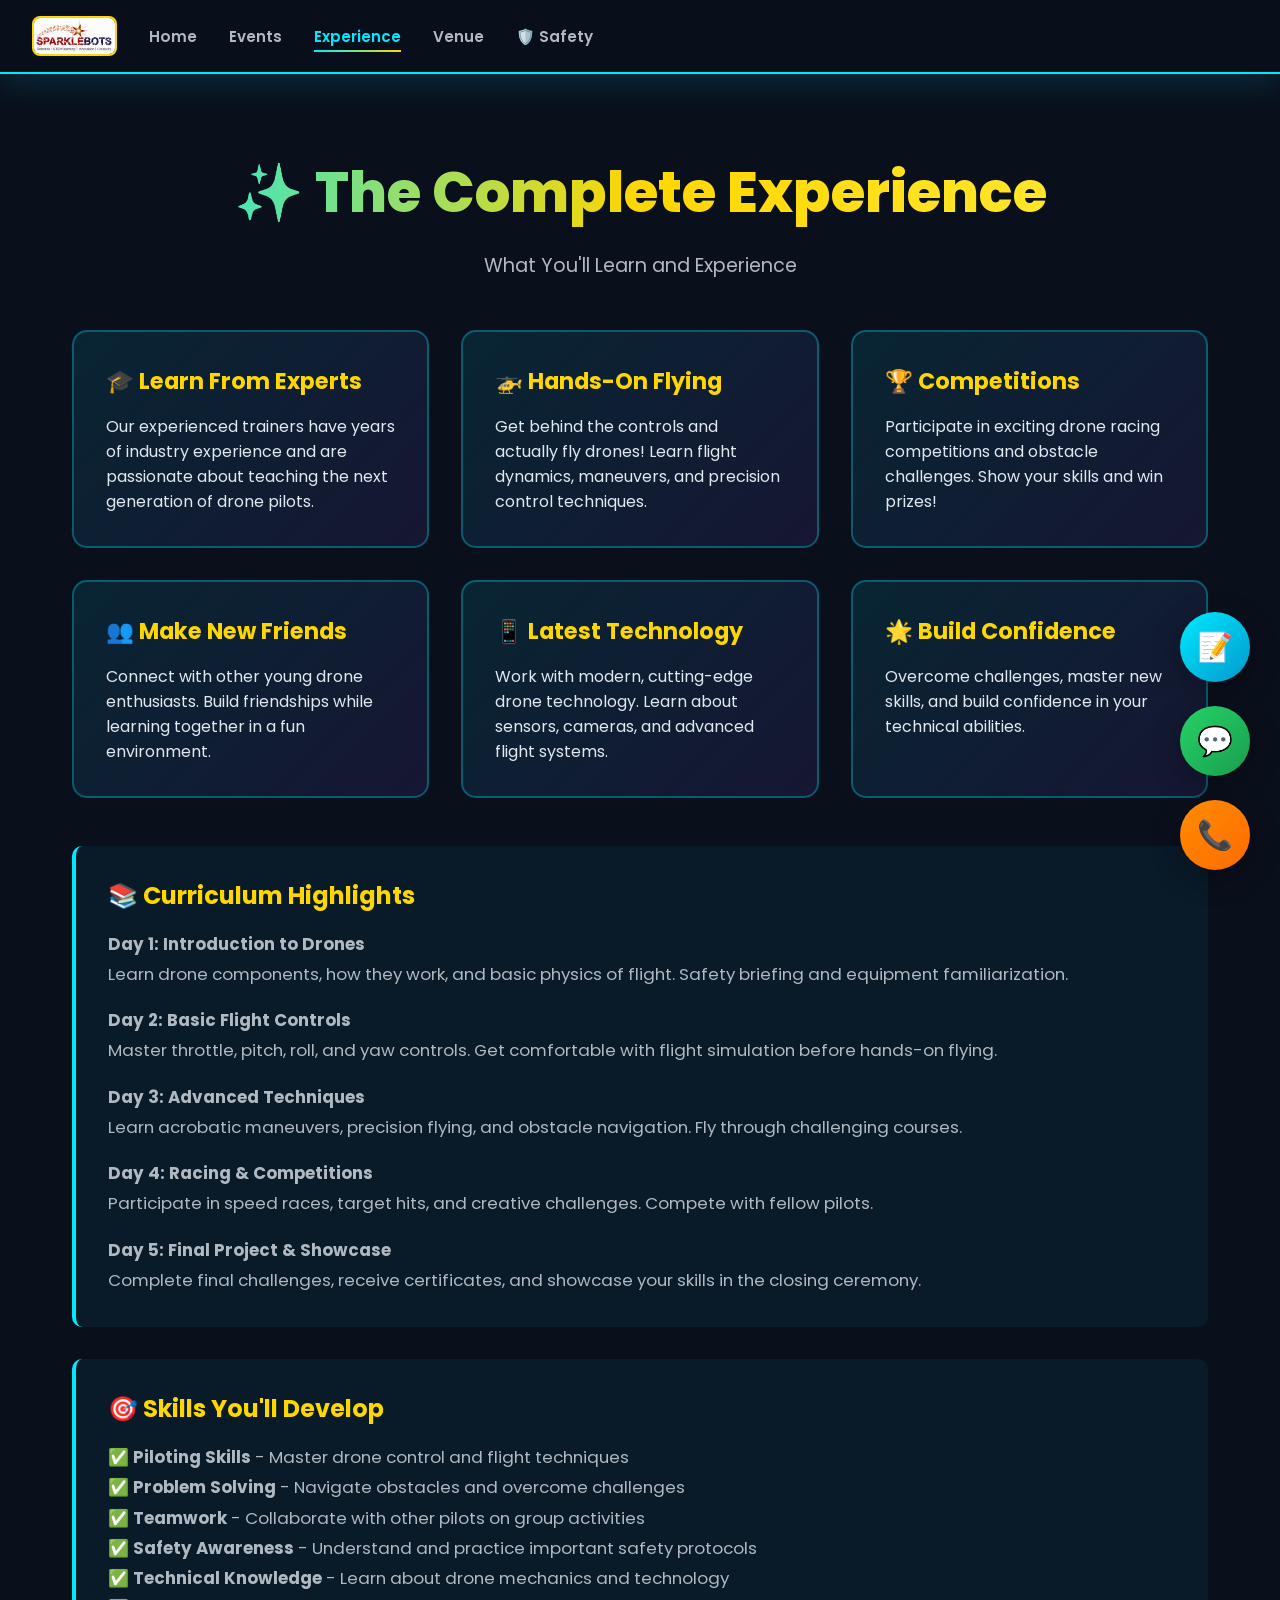
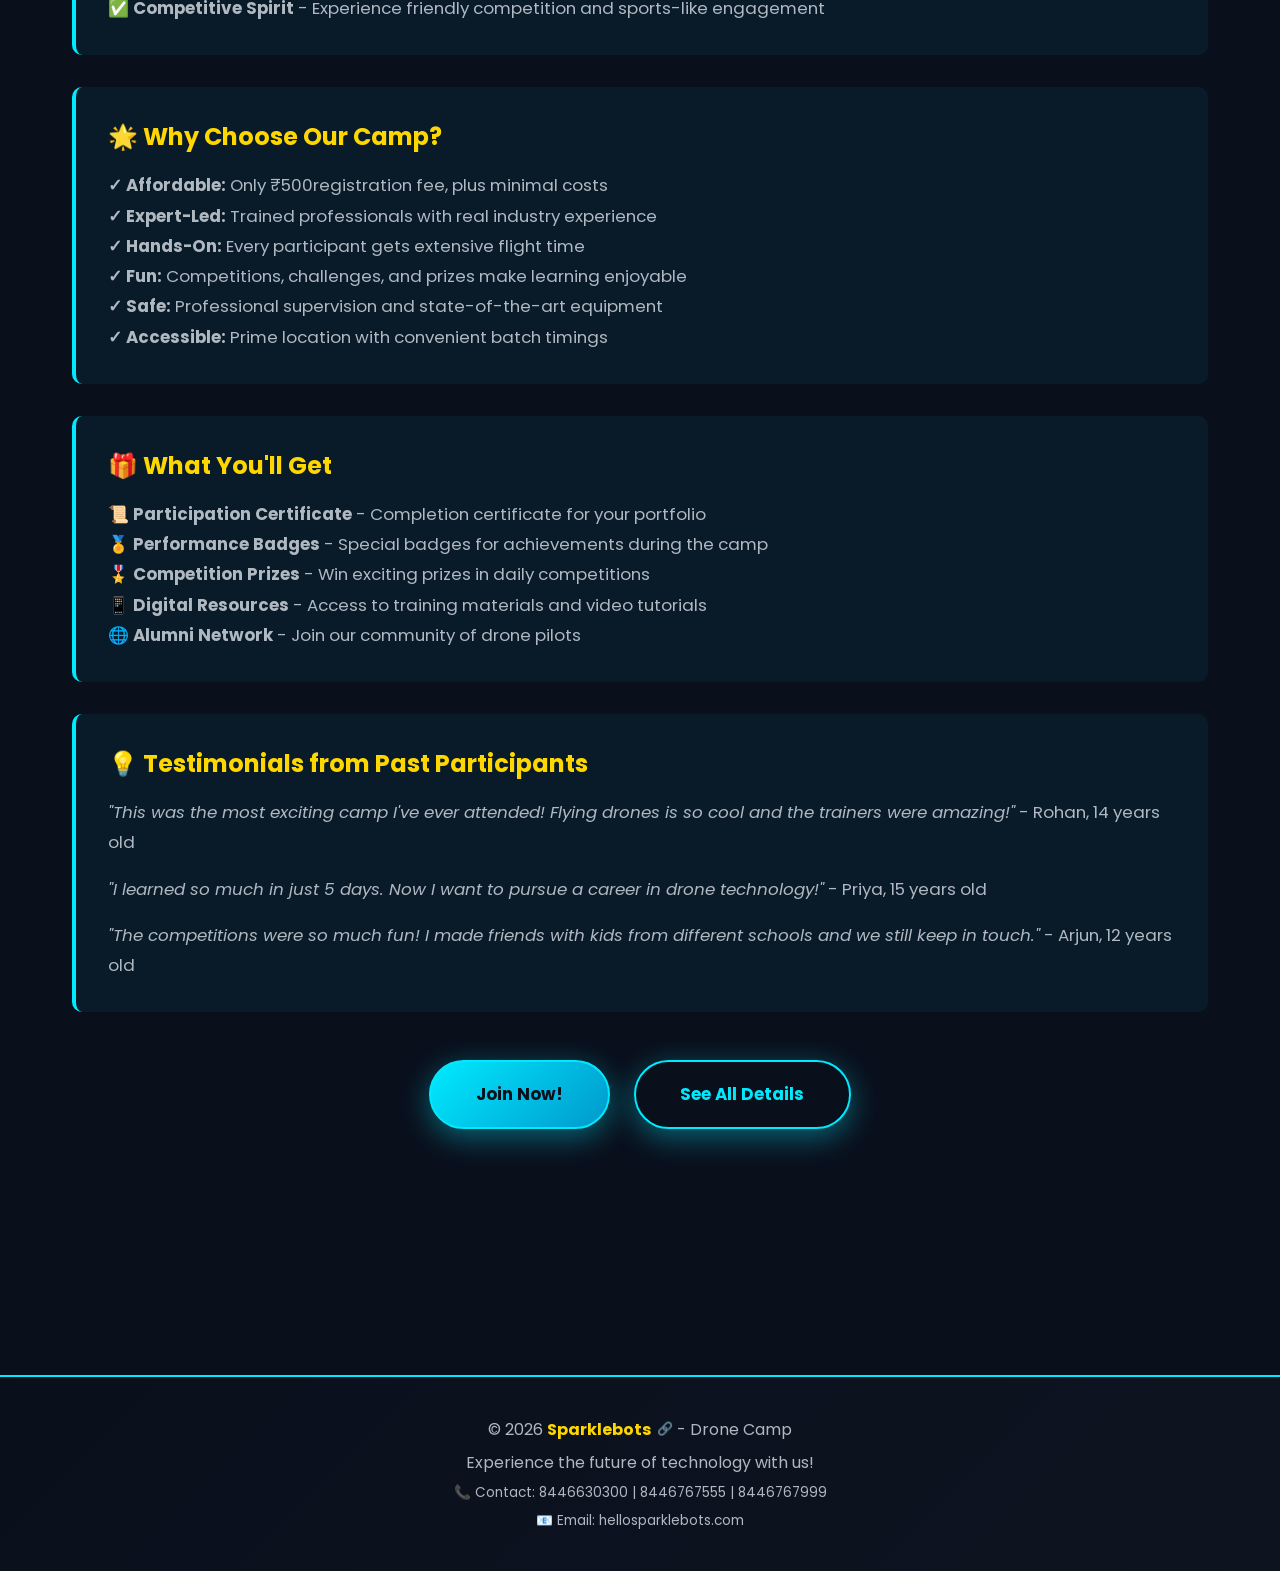
<file: experience.html>
<!doctype html>
<html lang="en">
  <head>
    <meta charset="UTF-8" />
    <meta name="viewport" content="width=device-width, initial-scale=1.0" />
    <title>Experience - Drone Camp</title>
    <link
      href="https://fonts.googleapis.com/css2?family=Poppins:wght@300;400;600;700;800&display=swap"
      rel="stylesheet" />
    <link rel="stylesheet" href="style.css" />
  </head>
  <body>
    <!-- Navigation -->
    <nav class="navbar">
      <div class="nav-container">
        <div class="nav-logo">
          <span
            class="logo-text"
            onclick="
              window.open('https://sparkle-bot.vercel.app', '_blank');
              return false;
            ">
            <img src="logo.jpg" alt="Logo" class="logo-img" />
          </span>
        </div>

        <ul class="nav-menu">
          <li><a href="index.html" class="nav-link">Home</a></li>
          <li><a href="events.html" class="nav-link">Events</a></li>
          <li><a href="experience.html" class="nav-link">Experience</a></li>
          <li><a href="venue.html" class="nav-link">Venue</a></li>
          <li>
            <a
              href="javascript:void(0)"
              onclick="openSafetyModal()"
              class="nav-link"
              >🛡️ Safety</a
            >
          </li>
        </ul>

        <div class="hamburger">
          <span></span>
          <span></span>
          <span></span>
        </div>
      </div>
    </nav>

    <!-- Main Content -->
    <section class="page-section">
      <div class="page-header">
        <h1 class="page-title">✨ The Complete Experience</h1>
        <p class="page-subtitle">What You'll Learn and Experience</p>
      </div>

      <!-- Experience Grid -->
      <div class="events-grid">
        <div class="event-card">
          <h3>🎓 Learn From Experts</h3>
          <p>
            Our experienced trainers have years of industry experience and are
            passionate about teaching the next generation of drone pilots.
          </p>
        </div>

        <div class="event-card">
          <h3>🚁 Hands-On Flying</h3>
          <p>
            Get behind the controls and actually fly drones! Learn flight
            dynamics, maneuvers, and precision control techniques.
          </p>
        </div>

        <div class="event-card">
          <h3>🏆 Competitions</h3>
          <p>
            Participate in exciting drone racing competitions and obstacle
            challenges. Show your skills and win prizes!
          </p>
        </div>

        <div class="event-card">
          <h3>👥 Make New Friends</h3>
          <p>
            Connect with other young drone enthusiasts. Build friendships while
            learning together in a fun environment.
          </p>
        </div>

        <div class="event-card">
          <h3>📱 Latest Technology</h3>
          <p>
            Work with modern, cutting-edge drone technology. Learn about
            sensors, cameras, and advanced flight systems.
          </p>
        </div>

        <div class="event-card">
          <h3>🌟 Build Confidence</h3>
          <p>
            Overcome challenges, master new skills, and build confidence in your
            technical abilities.
          </p>
        </div>
      </div>

      <!-- Detailed Experience Sections -->
      <div class="info-section">
        <h3>📚 Curriculum Highlights</h3>
        <p><strong>Day 1: Introduction to Drones</strong></p>
        <p>
          Learn drone components, how they work, and basic physics of flight.
          Safety briefing and equipment familiarization.
        </p>

        <p style="margin-top: 1rem">
          <strong>Day 2: Basic Flight Controls</strong>
        </p>
        <p>
          Master throttle, pitch, roll, and yaw controls. Get comfortable with
          flight simulation before hands-on flying.
        </p>

        <p style="margin-top: 1rem">
          <strong>Day 3: Advanced Techniques</strong>
        </p>
        <p>
          Learn acrobatic maneuvers, precision flying, and obstacle navigation.
          Fly through challenging courses.
        </p>

        <p style="margin-top: 1rem">
          <strong>Day 4: Racing & Competitions</strong>
        </p>
        <p>
          Participate in speed races, target hits, and creative challenges.
          Compete with fellow pilots.
        </p>

        <p style="margin-top: 1rem">
          <strong>Day 5: Final Project & Showcase</strong>
        </p>
        <p>
          Complete final challenges, receive certificates, and showcase your
          skills in the closing ceremony.
        </p>
      </div>

      <div class="info-section">
        <h3>🎯 Skills You'll Develop</h3>
        <p>
          ✅ <strong>Piloting Skills</strong> - Master drone control and flight
          techniques
        </p>
        <p>
          ✅ <strong>Problem Solving</strong> - Navigate obstacles and overcome
          challenges
        </p>
        <p>
          ✅ <strong>Teamwork</strong> - Collaborate with other pilots on group
          activities
        </p>
        <p>
          ✅ <strong>Safety Awareness</strong> - Understand and practice
          important safety protocols
        </p>
        <p>
          ✅ <strong>Technical Knowledge</strong> - Learn about drone mechanics
          and technology
        </p>
        <p>
          ✅ <strong>Competitive Spirit</strong> - Experience friendly
          competition and sports-like engagement
        </p>
      </div>

      <div class="info-section">
        <h3>🌟 Why Choose Our Camp?</h3>
        <p>
          <strong>✓ Affordable:</strong> Only ₹500registration fee, plus minimal
          costs
        </p>
        <p>
          <strong>✓ Expert-Led:</strong> Trained professionals with real
          industry experience
        </p>
        <p>
          <strong>✓ Hands-On:</strong> Every participant gets extensive flight
          time
        </p>
        <p>
          <strong>✓ Fun:</strong> Competitions, challenges, and prizes make
          learning enjoyable
        </p>
        <p>
          <strong>✓ Safe:</strong> Professional supervision and state-of-the-art
          equipment
        </p>
        <p>
          <strong>✓ Accessible:</strong> Prime location with convenient batch
          timings
        </p>
      </div>

      <div class="info-section">
        <h3>🎁 What You'll Get</h3>
        <p>
          📜 <strong>Participation Certificate</strong> - Completion certificate
          for your portfolio
        </p>
        <p>
          🏅 <strong>Performance Badges</strong> - Special badges for
          achievements during the camp
        </p>
        <p>
          🎖️ <strong>Competition Prizes</strong> - Win exciting prizes in daily
          competitions
        </p>
        <p>
          📱 <strong>Digital Resources</strong> - Access to training materials
          and video tutorials
        </p>
        <p>
          🌐 <strong>Alumni Network</strong> - Join our community of drone
          pilots
        </p>
      </div>

      <div class="info-section">
        <h3>💡 Testimonials from Past Participants</h3>
        <p>
          <em
            >"This was the most exciting camp I've ever attended! Flying drones
            is so cool and the trainers were amazing!"</em
          >
          - Rohan, 14 years old
        </p>

        <p style="margin-top: 1rem">
          <em
            >"I learned so much in just 5 days. Now I want to pursue a career in
            drone technology!"</em
          >
          - Priya, 15 years old
        </p>

        <p style="margin-top: 1rem">
          <em
            >"The competitions were so much fun! I made friends with kids from
            different schools and we still keep in touch."</em
          >
          - Arjun, 12 years old
        </p>
      </div>

      <!-- CTA Buttons -->
      <div class="cta-buttons" style="margin-top: 3rem">
        <a href="registration.html" class="btn btn-primary">Join Now!</a>
        <a href="events.html" class="btn btn-secondary">See All Details</a>
      </div>
    </section>

    <!-- Footer -->
    <footer>
      <p>
        &copy; 2026
        <a
          href="javascript:void(0)"
          onclick="window.open('https://sparkle-bot.vercel.app', '_blank')"
          class="sparkle-link"
          >Sparklebots</a
        >
        - Drone Camp
      </p>
      <p>Experience the future of technology with us!</p>
      <div style="margin-top: 0.5rem; font-size: 0.85rem">
        <p>📞 Contact: 8446630300 | 8446767555 | 8446767999</p>
        <p>📧 Email: hellosparklebots.com</p>
      </div>
    </footer>

    <!-- Floating Action Buttons -->
    <div class="floating-buttons">
      <a href="registration.html" class="fab fab-register" title="Register Now">
        <span class="fab-icon">📝</span>
        <span class="fab-label">Register</span>
      </a>
      <button
        class="fab fab-whatsapp"
        onclick="openWhatsApp()"
        title="Chat on WhatsApp">
        <span class="fab-icon">💬</span>
        <span class="fab-label">WhatsApp</span>
      </button>
      <a href="tel:8446767555" class="fab fab-phone" title="Call Us">
        <span class="fab-icon">📞</span>
        <span class="fab-label">Call</span>
      </a>
    </div>

    <!-- Safety Protocols Modal -->
    <div id="safetyModal" class="modal">
      <div class="modal-content">
        <div class="modal-header">
          <h2 class="modal-title">🛡️ Safety Protocols</h2>
          <button class="modal-close" onclick="closeSafetyModal()">
            &times;
          </button>
        </div>
        <div class="modal-body">
          <p>
            ✅
            <strong>All activities supervised by trained professionals</strong>
          </p>
          <p>
            Our experienced trainers ensure complete supervision throughout all
            drone flying activities.
          </p>

          <p>✅ <strong>Regular sanitization of equipment and areas</strong></p>
          <p>
            All drones and equipment are thoroughly sanitized before and after
            use to maintain hygiene standards.
          </p>

          <p>✅ <strong>First aid support available on-site</strong></p>
          <p>
            Certified first aid personnel are present at all times during the
            camp.
          </p>

          <p>
            ✅ <strong>All participants wear safety gear when flying</strong>
          </p>
          <p>
            Safety helmets and protective gear are mandatory for all
            participants during drone operations.
          </p>

          <p>✅ <strong>Safe distance maintained during activities</strong></p>
          <p>
            All activities are conducted in designated safe zones with proper
            distance maintained from spectators.
          </p>
        </div>
        <div class="modal-footer">
          <button onclick="openWhatsApp()">💬 Ask Questions</button>
          <button onclick="closeSafetyModal()">Close</button>
        </div>
      </div>
    </div>

    <!-- Camp Info Modal -->
    <div id="campInfoModal" class="modal">
      <div class="modal-content">
        <div class="modal-header">
          <h2 class="modal-title">🚁 Camp Information</h2>
          <button class="modal-close" onclick="closeCampInfoModal()">
            &times;
          </button>
        </div>
        <div class="modal-body">
          <p><strong>📅 Duration:</strong> 5 Days (20-24 April 2026)</p>
          <p>
            Intensive hands-on training program for young drone enthusiasts.
          </p>

          <p><strong>⏰ Daily Duration:</strong> 2 Hours per Day</p>
          <p>Flexible batch timings available:</p>
          <p>• Batch 1: 9:00 AM - 11:00 AM</p>
          <p>• Batch 2: 4:00 PM - 6:00 PM</p>

          <p><strong>💰 Registration Fee:</strong></p>
          <div
            style="
              background: rgba(255, 215, 0, 0.15);
              padding: 1rem;
              border-radius: 8px;
              margin: 0.5rem 0;
              border-left: 4px solid var(--golden);
            ">
            <p style="margin: 0.5rem 0; font-weight: 600">
              ₹500 Registration Fee
            </p>
            <p style="margin: 0.5rem 0">
              <strong>Payment Method:</strong> Scan QR code or click UPI link
            </p>
            <p style="margin: 0.5rem 0">
              💳 <strong>UPI ID:</strong>
              <a
                href="upi://pay?pa=vinaykunwar@ptyes&pn=SparklebotsDroneCamp&amt=500&tr=DroneRegistration&tn=DroneCampRegistrationFee"
                style="
                  color: var(--neon-blue);
                  text-decoration: none;
                  font-weight: bold;
                "
                >vinaykunwar@ptyes</a
              >
            </p>
            <p style="margin: 0.5rem 0; font-size: 0.9rem">
              📱 Scan this QR code to pay:
            </p>
            <img
              src="upilogo.jpeg"
              alt="UPI QR Code"
              style="
                max-width: 200px;
                width: 100%;
                border-radius: 8px;
                margin: 1rem 0;
              " />
            <p
              style="
                margin: 0.5rem 0;
                font-size: 0.9rem;
                color: var(--text-gray);
              ">
              ⚠️ Send payment screenshot on WhatsApp: +918446630300
            </p>
          </div>

          <p><strong>👥 Batch Size:</strong> Maximum 20 students per batch</p>
          <p>Trainer-student ratio of 1:8 for personalized attention.</p>

          <p><strong>👥 Age Group:</strong> 8-16 Years</p>
          <p>
            Suitable for all age groups within this range, no prior experience
            required.
          </p>

          <p>
            <strong>📑 Venue:</strong> Eklavya Sparklebots Robotics Centre , DP
            Road, Kothrud, Pune
          </p>
        </div>
        <div class="modal-footer">
          <a href="registration.html" style="text-decoration: none; flex: 1">
            <button style="width: 100%">📝 Register Now</button>
          </a>
          <button onclick="closeCampInfoModal()">Close</button>
        </div>
      </div>
    </div>

    <!-- Expert Certificate Modal -->
    <div id="certificateModal" class="modal">
      <div class="modal-content">
        <div class="modal-header">
          <h2 class="modal-title">🏆 Expert Certificate</h2>
          <button class="modal-close" onclick="closeCertificateModal()">
            &times;
          </button>
        </div>
        <div class="modal-body">
          <p><strong>📜 Professional Recognition</strong></p>
          <p>
            After successfully completing the 5-day camp, every participant
            receives an official drone flying certificate from expert trainers.
          </p>

          <p><strong>✅ Certificate Benefits</strong></p>
          <p>
            This certificate is recognized and can be added to your portfolio,
            resume, or academic profile.
          </p>

          <p><strong>🎓 Proof of Achievement</strong></p>
          <p>The certificate validates your:</p>
          <p>• Basic drone flying skills and knowledge</p>
          <p>• Safety protocol understanding</p>
          <p>• Technical proficiency with modern drones</p>
          <p>• Completion of structured training program</p>

          <p><strong>👴‍👼 Issued by Experts</strong></p>
          <p>
            All certificates are signed and issued by our certified professional
            trainers with years of industry experience.
          </p>

          <p><strong>🌟 Career Building</strong></p>
          <p>This certification can help you in:</p>
          <p>• School/college projects and competitions</p>

          <p>• Building a foundation for a career in drone technology</p>
          <p>• Demonstrating commitment to learning new skills</p>
        </div>
        <div class="modal-footer">
          <a href="registration.html" style="text-decoration: none; flex: 1">
            <button style="width: 100%">📝 Register Now</button>
          </a>
          <button onclick="closeCertificateModal()">Close</button>
        </div>
      </div>
    </div>

    <!-- Expert Trainers Modal -->
    <div id="trainersModal" class="modal">
      <div class="modal-content">
        <div class="modal-header">
          <h2 class="modal-title">👨‍🏫 Expert Trainers</h2>
          <button class="modal-close" onclick="closeTrainersModal()">
            &times;
          </button>
        </div>
        <div class="modal-body">
          <p><strong>👨‍🎓 Professional & Experienced</strong></p>
          <p>
            Our trainers have years of industry experience in drone technology
            and aviation.
          </p>

          <p><strong>🎯 Specialized Training</strong></p>
          <p>
            Each trainer is specialized in different aspects of drone flying:
          </p>
          <p>• Flight dynamics and control</p>
          <p>• Safety protocols and emergency procedures</p>
          <p>• Advanced maneuvers and competitions</p>
          <p>• Technical knowledge and maintenance</p>

          <p><strong>🏆 Certified Professionals</strong></p>
          <p>
            All trainers are certified in drone operations and emergency
            response.
          </p>

          <p><strong>👥 Personalized Attention</strong></p>
          <p>
            trainer-to-student ratio ensures each participant gets dedicated
            guidance.
          </p>

          <p><strong>💡 Teaching Excellence</strong></p>
          <p>
            Passionate educators dedicated to making learning fun and memorable
            for young pilots.
          </p>
        </div>
        <div class="modal-footer">
          <a href="registration.html" style="text-decoration: none; flex: 1">
            <button style="width: 100%">📝 Register Now</button>
          </a>
          <button onclick="closeTrainersModal()">Close</button>
        </div>
      </div>
    </div>

    <!-- Hands-On Experience Modal -->
    <div id="handsOnModal" class="modal">
      <div class="modal-content">
        <div class="modal-header">
          <h2 class="modal-title">✋ Hands-On Experience</h2>
          <button class="modal-close" onclick="closeHandsOnModal()">
            &times;
          </button>
        </div>
        <div class="modal-body">
          <p><strong>🚁 Extensive Flight Time</strong></p>
          <p>
            Every participant gets real hands-on flying time with modern drones
            - not just theory!
          </p>

          <p><strong>🎮 Learn by Doing</strong></p>
          <p>Progressive training from basic controls to advanced maneuvers:</p>
          <p>• Hover and basic movement</p>
          <p>• Forward, backward, and lateral flight</p>
          <p>• Advanced tricks and stunts</p>
          <p>• Precision flying and competitions</p>

          <p><strong>🏁 Live Competitions</strong></p>
          <p>
            Participate in exciting daily challenges, obstacle courses, and
            drone racing events.
          </p>

          <p><strong>📱 Modern Equipment</strong></p>
          <p>
            Fly cutting-edge drones with cameras, stabilizers, and advanced
            sensors.
          </p>

          <p><strong>🎓 Practical Knowledge</strong></p>
          <p>
            Learn maintenance, troubleshooting, and technical aspects through
            hands-on practice.
          </p>
        </div>
        <div class="modal-footer">
          <a href="registration.html" style="text-decoration: none; flex: 1">
            <button style="width: 100%">📝 Register Now</button>
          </a>
          <button onclick="closeHandsOnModal()">Close</button>
        </div>
      </div>
    </div>

    <!-- Ages 8-16 Modal -->
    <div id="agesModal" class="modal">
      <div class="modal-content">
        <div class="modal-header">
          <h2 class="modal-title">👥 Ages 8-16 | Family Friendly</h2>
          <button class="modal-close" onclick="closeAgesModal()">
            &times;
          </button>
        </div>
        <div class="modal-body">
          <p><strong>🎯 Perfect for All Skill Levels</strong></p>
          <p>
            No prior experience required! Complete beginners welcome. We teach
            from scratch.
          </p>

          <p><strong>👧 Age-Appropriate Training</strong></p>
          <p>
            Program designed specifically for young learners aged 8-16 years:
          </p>
          <p>
            • Younger kids (8-10): Basic flying and introduction to technology
          </p>
          <p>
            • Middle kids (11-13): Advanced skills and competitive activities
          </p>
          <p>
            • Older kids (14-16): Expert techniques and leadership opportunities
          </p>

          <p><strong>👨‍👩‍👧‍👦 Family-Friendly Environment</strong></p>
          <p>
            Safe, supervised space where parents can observe and participate in
            activities.
          </p>

          <p><strong>🛡️ Safety First</strong></p>
          <p>
            All activities supervised by trained professionals with safety gear
            and protocols.
          </p>

          <p><strong>🏫 Educational & Fun</strong></p>
          <p>
            Learn STEM concepts (Science, Technology, Engineering, Math) while
            having incredible fun!
          </p>

          <p><strong>👥 Make Friends</strong></p>
          <p>
            Connect with other young drone enthusiasts, build teamwork skills,
            and lasting friendships.
          </p>
        </div>
        <div class="modal-footer">
          <a href="registration.html" style="text-decoration: none; flex: 1">
            <button style="width: 100%">📝 Register Now</button>
          </a>
          <button onclick="closeAgesModal()">Close</button>
        </div>
      </div>
    </div>

    <script src="script.js"></script>
  </body>
</html>
</file>
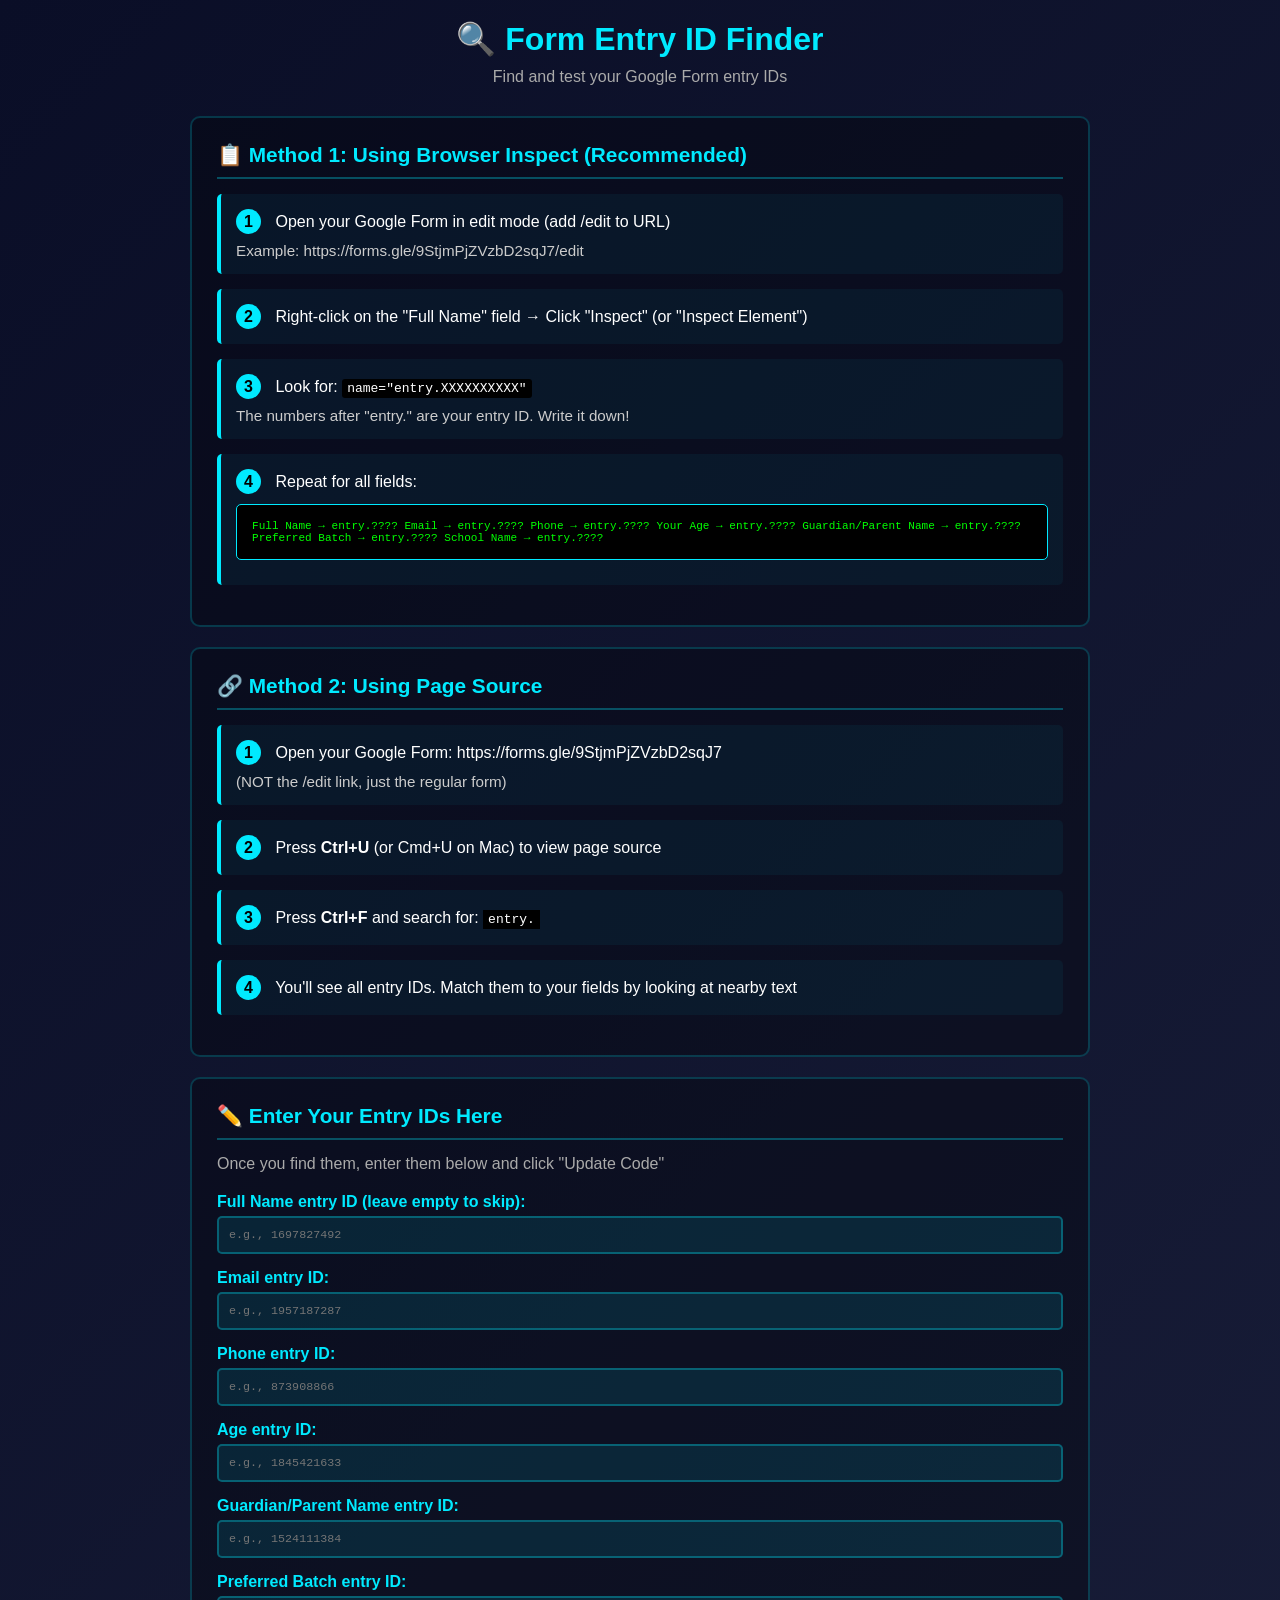
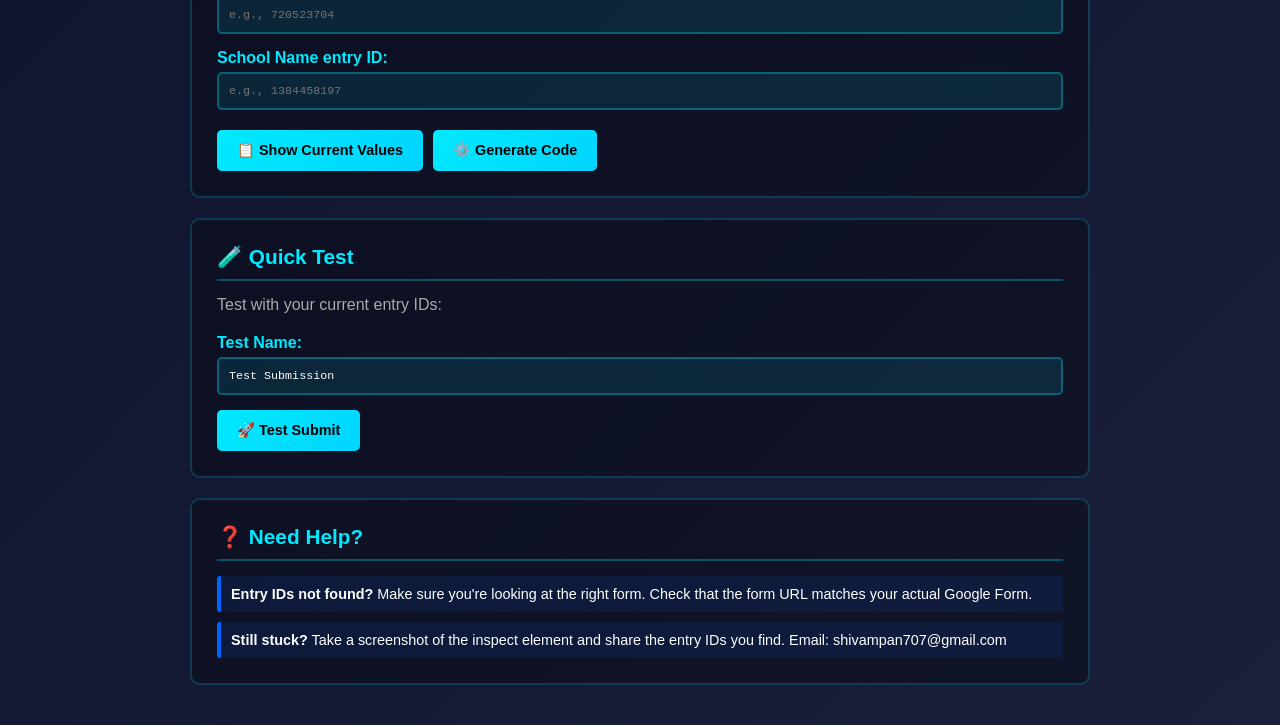
<file: find-entry-ids.html>
<!doctype html>
<html lang="en">
  <head>
    <meta charset="UTF-8" />
    <meta name="viewport" content="width=device-width, initial-scale=1.0" />
    <title>Form Entry ID Finder - Drone Camp</title>
    <style>
      * {
        margin: 0;
        padding: 0;
        box-sizing: border-box;
      }

      body {
        font-family: "Poppins", sans-serif;
        background: linear-gradient(135deg, #0a0e27 0%, #1a1f3a 100%);
        color: #fff;
        padding: 20px;
        min-height: 100vh;
      }

      .container {
        max-width: 900px;
        margin: 0 auto;
      }

      h1 {
        text-align: center;
        margin-bottom: 10px;
        color: #00eaff;
        font-size: 2em;
      }

      .subtitle {
        text-align: center;
        color: #aaa;
        margin-bottom: 30px;
      }

      .section {
        background: rgba(0, 0, 0, 0.3);
        border: 2px solid rgba(0, 234, 255, 0.2);
        border-radius: 10px;
        padding: 25px;
        margin-bottom: 20px;
      }

      .section h2 {
        color: #00eaff;
        margin-bottom: 15px;
        font-size: 1.3em;
        border-bottom: 2px solid rgba(0, 234, 255, 0.3);
        padding-bottom: 10px;
      }

      .step {
        background: rgba(0, 234, 255, 0.05);
        border-left: 4px solid #00eaff;
        padding: 15px;
        margin-bottom: 15px;
        border-radius: 5px;
      }

      .step-number {
        background: #00eaff;
        color: #000;
        width: 25px;
        height: 25px;
        border-radius: 50%;
        display: inline-flex;
        align-items: center;
        justify-content: center;
        font-weight: bold;
        margin-right: 10px;
      }

      .step p {
        margin-top: 8px;
        color: #ccc;
        font-size: 0.95em;
      }

      .code-block {
        background: #000;
        border: 1px solid #00eaff;
        padding: 15px;
        border-radius: 5px;
        font-family: monospace;
        color: #00ff00;
        overflow-x: auto;
        margin: 10px 0;
        font-size: 0.85em;
      }

      .input-group {
        margin-bottom: 15px;
      }

      label {
        display: block;
        margin-bottom: 5px;
        color: #00eaff;
        font-weight: 600;
      }

      input {
        width: 100%;
        padding: 10px;
        background: rgba(0, 234, 255, 0.1);
        border: 2px solid rgba(0, 234, 255, 0.3);
        color: #fff;
        border-radius: 5px;
        font-family: monospace;
        font-size: 0.9em;
      }

      input:focus {
        outline: none;
        border-color: #00eaff;
        box-shadow: 0 0 10px rgba(0, 234, 255, 0.3);
      }

      .button-group {
        display: flex;
        gap: 10px;
        margin-top: 20px;
        flex-wrap: wrap;
      }

      button {
        background: linear-gradient(135deg, #00eaff 0%, #00d4ff 100%);
        color: #000;
        border: none;
        padding: 12px 20px;
        border-radius: 5px;
        font-weight: 600;
        cursor: pointer;
        transition: all 0.3s ease;
        font-size: 0.9em;
      }

      button:hover {
        transform: translateY(-2px);
        box-shadow: 0 5px 15px rgba(0, 234, 255, 0.4);
      }

      .success {
        background: rgba(0, 255, 0, 0.1);
        border: 2px solid #00ff00;
        color: #00ff00;
        padding: 15px;
        border-radius: 5px;
        margin-top: 15px;
      }

      .warning {
        background: rgba(255, 165, 0, 0.1);
        border: 2px solid #ffa500;
        color: #ffa500;
        padding: 15px;
        border-radius: 5px;
        margin-top: 15px;
      }

      .note {
        background: rgba(0, 100, 255, 0.1);
        border-left: 4px solid #0064ff;
        padding: 10px;
        margin-top: 10px;
        border-radius: 3px;
        font-size: 0.9em;
      }
    </style>
  </head>
  <body>
    <div class="container">
      <h1>🔍 Form Entry ID Finder</h1>
      <p class="subtitle">Find and test your Google Form entry IDs</p>

      <!-- Method 1: Inspect Element -->
      <div class="section">
        <h2>📋 Method 1: Using Browser Inspect (Recommended)</h2>

        <div class="step">
          <span class="step-number">1</span>
          Open your Google Form in edit mode (add /edit to URL)
          <p>Example: https://forms.gle/9StjmPjZVzbD2sqJ7/edit</p>
        </div>

        <div class="step">
          <span class="step-number">2</span>
          Right-click on the "Full Name" field → Click "Inspect" (or "Inspect
          Element")
        </div>

        <div class="step">
          <span class="step-number">3</span>
          Look for:
          <code style="background: #000; padding: 2px 5px; border-radius: 3px"
            >name="entry.XXXXXXXXXX"</code
          >
          <p>The numbers after "entry." are your entry ID. Write it down!</p>
        </div>

        <div class="step">
          <span class="step-number">4</span>
          Repeat for all fields:
          <div class="code-block">
            Full Name → entry.???? Email → entry.???? Phone → entry.???? Your
            Age → entry.???? Guardian/Parent Name → entry.???? Preferred Batch →
            entry.???? School Name → entry.????
          </div>
        </div>
      </div>

      <!-- Method 2: From Page Source -->
      <div class="section">
        <h2>🔗 Method 2: Using Page Source</h2>

        <div class="step">
          <span class="step-number">1</span>
          Open your Google Form: https://forms.gle/9StjmPjZVzbD2sqJ7
          <p>(NOT the /edit link, just the regular form)</p>
        </div>

        <div class="step">
          <span class="step-number">2</span>
          Press <strong>Ctrl+U</strong> (or Cmd+U on Mac) to view page source
        </div>

        <div class="step">
          <span class="step-number">3</span>
          Press <strong>Ctrl+F</strong> and search for:
          <code style="background: #000; padding: 2px 5px">entry.</code>
        </div>

        <div class="step">
          <span class="step-number">4</span>
          You'll see all entry IDs. Match them to your fields by looking at
          nearby text
        </div>
      </div>

      <!-- Enter Your Entry IDs -->
      <div class="section">
        <h2>✏️ Enter Your Entry IDs Here</h2>
        <p style="color: #aaa; margin-bottom: 20px">
          Once you find them, enter them below and click "Update Code"
        </p>

        <div class="input-group">
          <label>Full Name entry ID (leave empty to skip):</label>
          <input type="text" id="entryName" placeholder="e.g., 1697827492" />
        </div>

        <div class="input-group">
          <label>Email entry ID:</label>
          <input type="text" id="entryEmail" placeholder="e.g., 1957187287" />
        </div>

        <div class="input-group">
          <label>Phone entry ID:</label>
          <input type="text" id="entryPhone" placeholder="e.g., 873908866" />
        </div>

        <div class="input-group">
          <label>Age entry ID:</label>
          <input type="text" id="entryAge" placeholder="e.g., 1845421633" />
        </div>

        <div class="input-group">
          <label>Guardian/Parent Name entry ID:</label>
          <input
            type="text"
            id="entryGuardian"
            placeholder="e.g., 1524111384" />
        </div>

        <div class="input-group">
          <label>Preferred Batch entry ID:</label>
          <input type="text" id="entryBatch" placeholder="e.g., 720523704" />
        </div>

        <div class="input-group">
          <label>School Name entry ID:</label>
          <input type="text" id="entrySchool" placeholder="e.g., 1384458197" />
        </div>

        <div class="button-group">
          <button onclick="showCurrentValues()">📋 Show Current Values</button>
          <button onclick="generateCode()">⚙️ Generate Code</button>
        </div>

        <div id="result"></div>
      </div>

      <!-- Quick Test -->
      <div class="section">
        <h2>🧪 Quick Test</h2>
        <p style="color: #aaa; margin-bottom: 20px">
          Test with your current entry IDs:
        </p>

        <div class="input-group">
          <label>Test Name:</label>
          <input
            type="text"
            id="testName"
            value="Test Submission"
            placeholder="Enter test name" />
        </div>

        <button onclick="testSubmission()">🚀 Test Submit</button>
        <div id="testResult"></div>
      </div>

      <!-- Help Section -->
      <div class="section">
        <h2>❓ Need Help?</h2>
        <div class="note">
          <strong>Entry IDs not found?</strong> Make sure you're looking at the
          right form. Check that the form URL matches your actual Google Form.
        </div>
        <div class="note" style="margin-top: 10px">
          <strong>Still stuck?</strong> Take a screenshot of the inspect element
          and share the entry IDs you find. Email: shivampan707@gmail.com
        </div>
      </div>
    </div>

    <script>
      function showCurrentValues() {
        const current = {
          name: "1697827492",
          email: "1957187287",
          phone: "873908866",
          age: "1845421633",
          guardian: "1524111384",
          batch: "720523704",
          school: "1384458197",
        };

        let message = "Currently in script.js:\n\n";
        for (let key in current) {
          message += `${key}: entry.${current[key]}\n`;
        }

        alert(message);
      }

      function generateCode() {
        const values = {
          name: document.getElementById("entryName").value,
          email: document.getElementById("entryEmail").value,
          phone: document.getElementById("entryPhone").value,
          age: document.getElementById("entryAge").value,
          guardian: document.getElementById("entryGuardian").value,
          batch: document.getElementById("entryBatch").value,
          school: document.getElementById("entrySchool").value,
        };

        let code = `// Update these lines in script.js around line 343:\n\n`;
        code += `formData.append("entry.${values.name}", nameValue); // Full Name\n`;
        code += `formData.append("entry.${values.email}", emailValue); // Email\n`;
        code += `formData.append("entry.${values.phone}", phoneValue); // Phone\n`;
        code += `formData.append("entry.${values.age}", ageValue); // Age\n`;
        code += `formData.append("entry.${values.guardian}", guardianValue); // Parent Name\n`;
        code += `formData.append("entry.${values.batch}", batchValue); // Preferred Batch\n`;
        code += `formData.append("entry.${values.school}", schoolValue); // School Name\n`;

        document.getElementById("result").innerHTML = `
        <div class="success">
          <strong>✅ Generated Code:</strong>
          <div class="code-block">${code}</div>
          <p style="margin-top: 10px;">Replace the corresponding lines in script.js with these entries!</p>
        </div>
      `;
      }

      function testSubmission() {
        const testName = document.getElementById("testName").value;
        const formURL =
          "https://docs.google.com/forms/d/e/1FAIpQLSeOz70Vr-blHr4ueCsVGCRsxuo30YsyDU7P-lEbPdTSDlweTA/formResponse";

        const formData = new FormData();
        formData.append("entry.1697827492", testName);
        formData.append("entry.1957187287", "test@example.com");
        formData.append("entry.873908866", "9999999999");
        formData.append("entry.1845421633", "10");
        formData.append("entry.1524111384", "Test Parent");
        formData.append("entry.720523704", "B1");
        formData.append("entry.1384458197", "Test School");

        fetch(formURL, {
          method: "POST",
          mode: "no-cors",
          body: formData,
        })
          .then(() => {
            document.getElementById("testResult").innerHTML = `
          <div class="success">
            ✅ Test submission sent! Check your Google Sheet in 30 seconds.
          </div>
        `;
          })
          .catch((err) => {
            document.getElementById("testResult").innerHTML = `
          <div class="warning">
            ⚠️ Error: ${err.message}
          </div>
        `;
          });
      }
    </script>
  </body>
</html>
</file>
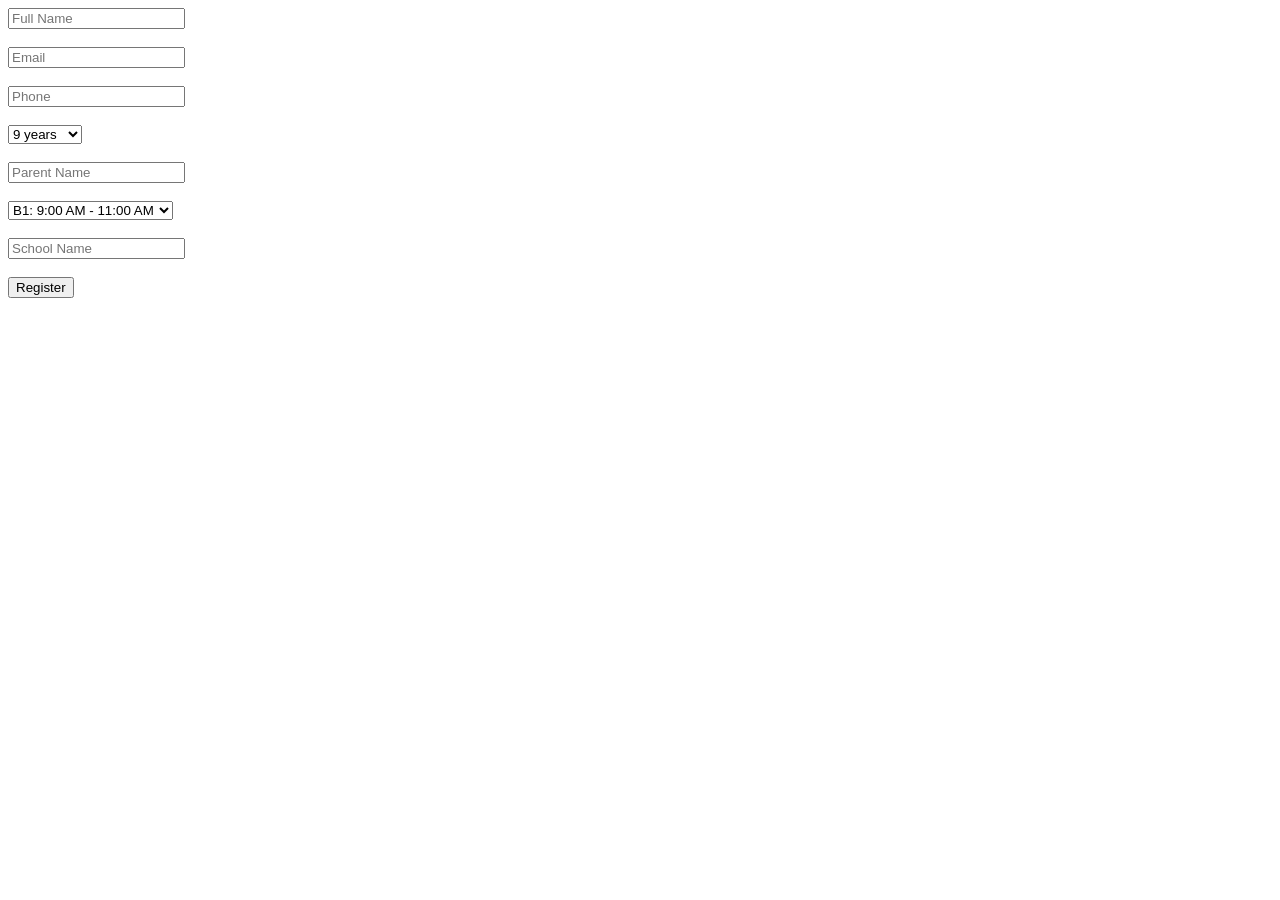
<file: google-form-submit.html>
<!doctype html>
<html>
  <head>
    <title>Drone Registration</title>
  </head>

  <body>
    <form id="droneForm">
      <input id="name" placeholder="Full Name" required /><br /><br />
      <input id="email" placeholder="Email" required /><br /><br />
      <input id="phone" placeholder="Phone" required /><br /><br />

      <select id="age" required>
        <option>9 years</option>
        <option>10 years</option>
        <option>11 years</option>
        <option>12 years</option>
        <option>13 years</option>
        <option>14 years</option>
        <option>15 years</option>
        <option>16 years</option></select
      ><br /><br />

      <input id="parentName" placeholder="Parent Name" required /><br /><br />

      <select id="batch" required>
        <option>B1: 9:00 AM - 11:00 AM</option>
        <option>B2: 4:00 PM - 6:00 PM</option></select
      ><br /><br />

      <input id="school" placeholder="School Name" required /><br /><br />

      <button type="submit">Register</button>
    </form>

    <script>
      document
        .getElementById("droneForm")
        .addEventListener("submit", function (e) {
          e.preventDefault();

          const url =
            "https://docs.google.com/forms/d/e/1FAIpQLSeOz70Vr-blHr4ueCsVGCRsxuo30YsyDU7P-lEbPdTSDlweTA/formResponse";

          const data = new URLSearchParams({
            "entry.1697827492": document.getElementById("name").value,
            "entry.1957187287": document.getElementById("email").value,
            "entry.873908866": document.getElementById("phone").value,
            "entry.1845421633": document.getElementById("age").value,
            "entry.1524111384": document.getElementById("parentName").value,
            "entry.720523704": document.getElementById("batch").value,
            "entry.1384458197": document.getElementById("school").value,
          });

          fetch(url, {
            method: "POST",
            mode: "no-cors",
            headers: {
              "Content-Type": "application/x-www-form-urlencoded",
            },
            body: data.toString(),
          });

          alert("Registration Successful!");
          document.getElementById("droneForm").reset();
        });
    </script>
  </body>
</html>
</file>
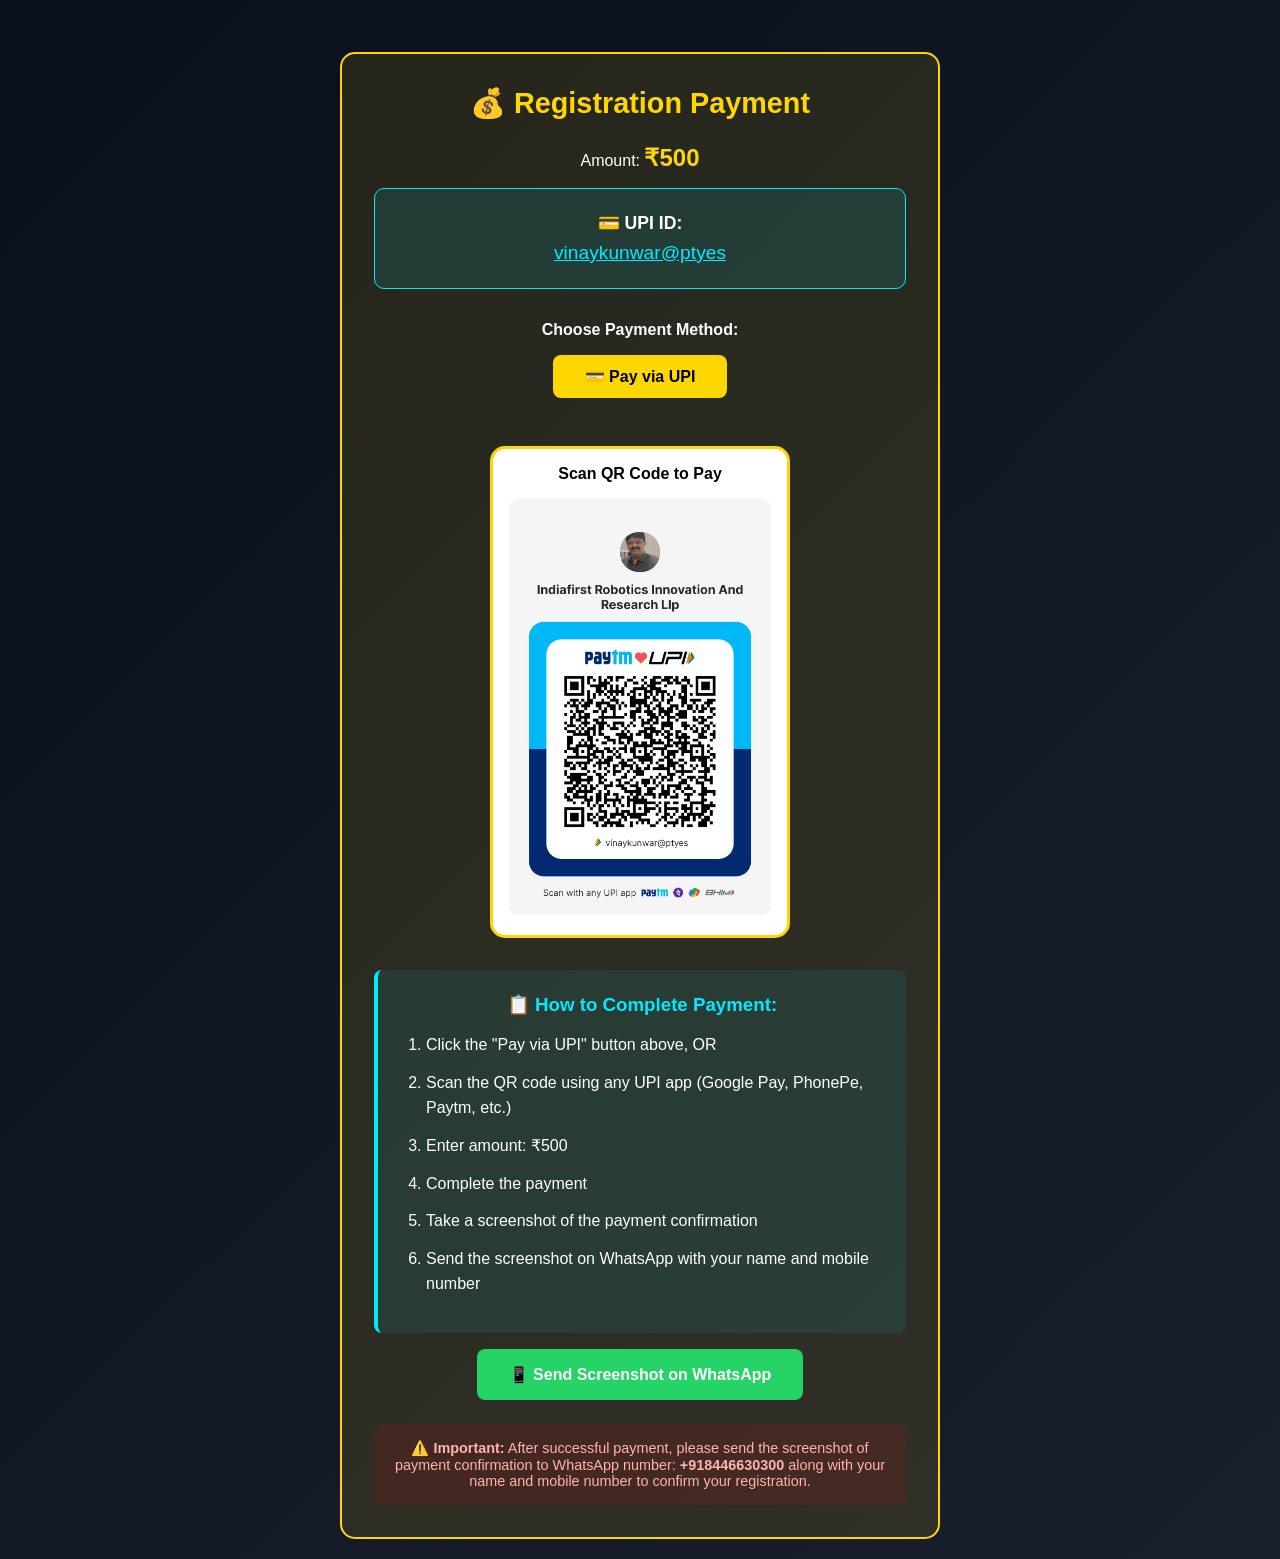
<file: payment.html>
<!doctype html>
<html lang="en">
  <head>
    <meta charset="UTF-8" />
    <meta name="viewport" content="width=device-width, initial-scale=1.0" />
    <title>Payment - Drone Camp Registration</title>
    <style>
      * {
        margin: 0;
        padding: 0;
        box-sizing: border-box;
      }

      body {
        font-family: "Poppins", sans-serif;
        background: linear-gradient(135deg, #0a0f1c 0%, #1a1f2e 100%);
        color: #ffffff;
        min-height: 100vh;
        padding: 20px;
      }

      .container {
        max-width: 600px;
        margin: 0 auto;
      }

      .payment-box {
        background: rgba(255, 215, 0, 0.1);
        border: 2px solid #ffd700;
        border-radius: 15px;
        padding: 2rem;
        text-align: center;
        margin-top: 2rem;
      }

      .payment-box h2 {
        color: #ffd700;
        margin-bottom: 1.5rem;
        font-size: 1.8rem;
      }

      .upi-id {
        background: rgba(0, 234, 255, 0.1);
        border: 1px solid #00eaff;
        border-radius: 10px;
        padding: 1rem;
        margin: 1rem 0;
        font-size: 1.1rem;
      }

      .upi-id p {
        margin: 0.5rem 0;
      }

      .upi-link {
        display: inline-block;
        background: #ffd700;
        color: #000;
        padding: 0.75rem 2rem;
        border-radius: 8px;
        text-decoration: none;
        font-weight: bold;
        margin: 1rem 0.5rem;
        transition: transform 0.2s;
        cursor: pointer;
      }

      .upi-link:hover {
        transform: scale(1.05);
        background: #ffed4e;
      }

      .qr-code {
        max-width: 300px;
        width: 100%;
        margin: 2rem auto;
        border: 3px solid #ffd700;
        border-radius: 15px;
        padding: 1rem;
        background: white;
      }

      .qr-code img {
        width: 100%;
        border-radius: 10px;
      }

      .instructions {
        background: rgba(0, 234, 255, 0.08);
        border-left: 4px solid #00eaff;
        padding: 1.5rem;
        margin-top: 2rem;
        border-radius: 8px;
      }

      .instructions h3 {
        color: #00eaff;
        margin-bottom: 1rem;
      }

      .instructions ol {
        margin-left: 1.5rem;
        text-align: left;
      }

      .instructions li {
        margin: 0.75rem 0;
        line-height: 1.6;
      }

      .whatsapp-button {
        background: #25d366;
        color: white;
        padding: 1rem 2rem;
        border-radius: 8px;
        text-decoration: none;
        display: inline-block;
        margin-top: 1rem;
        font-weight: bold;
        transition: background 0.2s;
      }

      .whatsapp-button:hover {
        background: #1ead54;
      }

      .disclaimer {
        color: #ffb3b3;
        font-size: 0.9rem;
        margin-top: 1.5rem;
        padding: 1rem;
        background: rgba(255, 0, 0, 0.1);
        border-radius: 8px;
      }
    </style>
  </head>
  <body>
    <div class="container">
      <div class="payment-box">
        <h2>💰 Registration Payment</h2>
        <p>
          Amount:
          <strong style="font-size: 1.5rem; color: #ffd700">₹500</strong>
        </p>

        <div class="upi-id">
          <p>💳 <strong>UPI ID:</strong></p>
          <p style="font-size: 1.2rem; color: #00eaff">
            <a
              href="upi://pay?pa=vinaykunwar@ptyes&pn=SparklebotsDroneCamp&amt=500&tr=DroneRegistration&tn=DroneCampRegistrationFee"
              style="
                color: #00eaff;
                text-decoration: underline;
                cursor: pointer;
              ">
              vinaykunwar@ptyes
            </a>
          </p>
        </div>

        <div style="margin: 2rem 0">
          <p><strong>Choose Payment Method:</strong></p>
          <a
            href="upi://pay?pa=vinaykunwar@ptyes&pn=SparklebotsDroneCamp&amt=500&tr=DroneRegistration&tn=DroneCampRegistrationFee"
            class="upi-link">
            💳 Pay via UPI
          </a>
        </div>

        <div class="qr-code">
          <p style="color: #000; margin-bottom: 1rem; font-weight: bold">
            Scan QR Code to Pay
          </p>
          <img src="upilogo.jpeg" alt="UPI QR Code for Payment" />
        </div>

        <div class="instructions">
          <h3>📋 How to Complete Payment:</h3>
          <ol>
            <li>Click the "Pay via UPI" button above, OR</li>
            <li>
              Scan the QR code using any UPI app (Google Pay, PhonePe, Paytm,
              etc.)
            </li>
            <li>Enter amount: ₹500</li>
            <li>Complete the payment</li>
            <li>Take a screenshot of the payment confirmation</li>
            <li>
              Send the screenshot on WhatsApp with your name and mobile number
            </li>
          </ol>
        </div>

        <a
          href="https://wa.me/918446630300?text=Hi%20I%20have%20completed%20the%20payment%20for%20Drone%20Camp%20Registration%20(attaching%20screenshot)"
          class="whatsapp-button">
          📱 Send Screenshot on WhatsApp
        </a>

        <div class="disclaimer">
          <strong>⚠️ Important:</strong> After successful payment, please send
          the screenshot of payment confirmation to WhatsApp number:
          <strong>+918446630300</strong> along with your name and mobile number
          to confirm your registration.
        </div>
      </div>
    </div>
  </body>
</html>
</file>
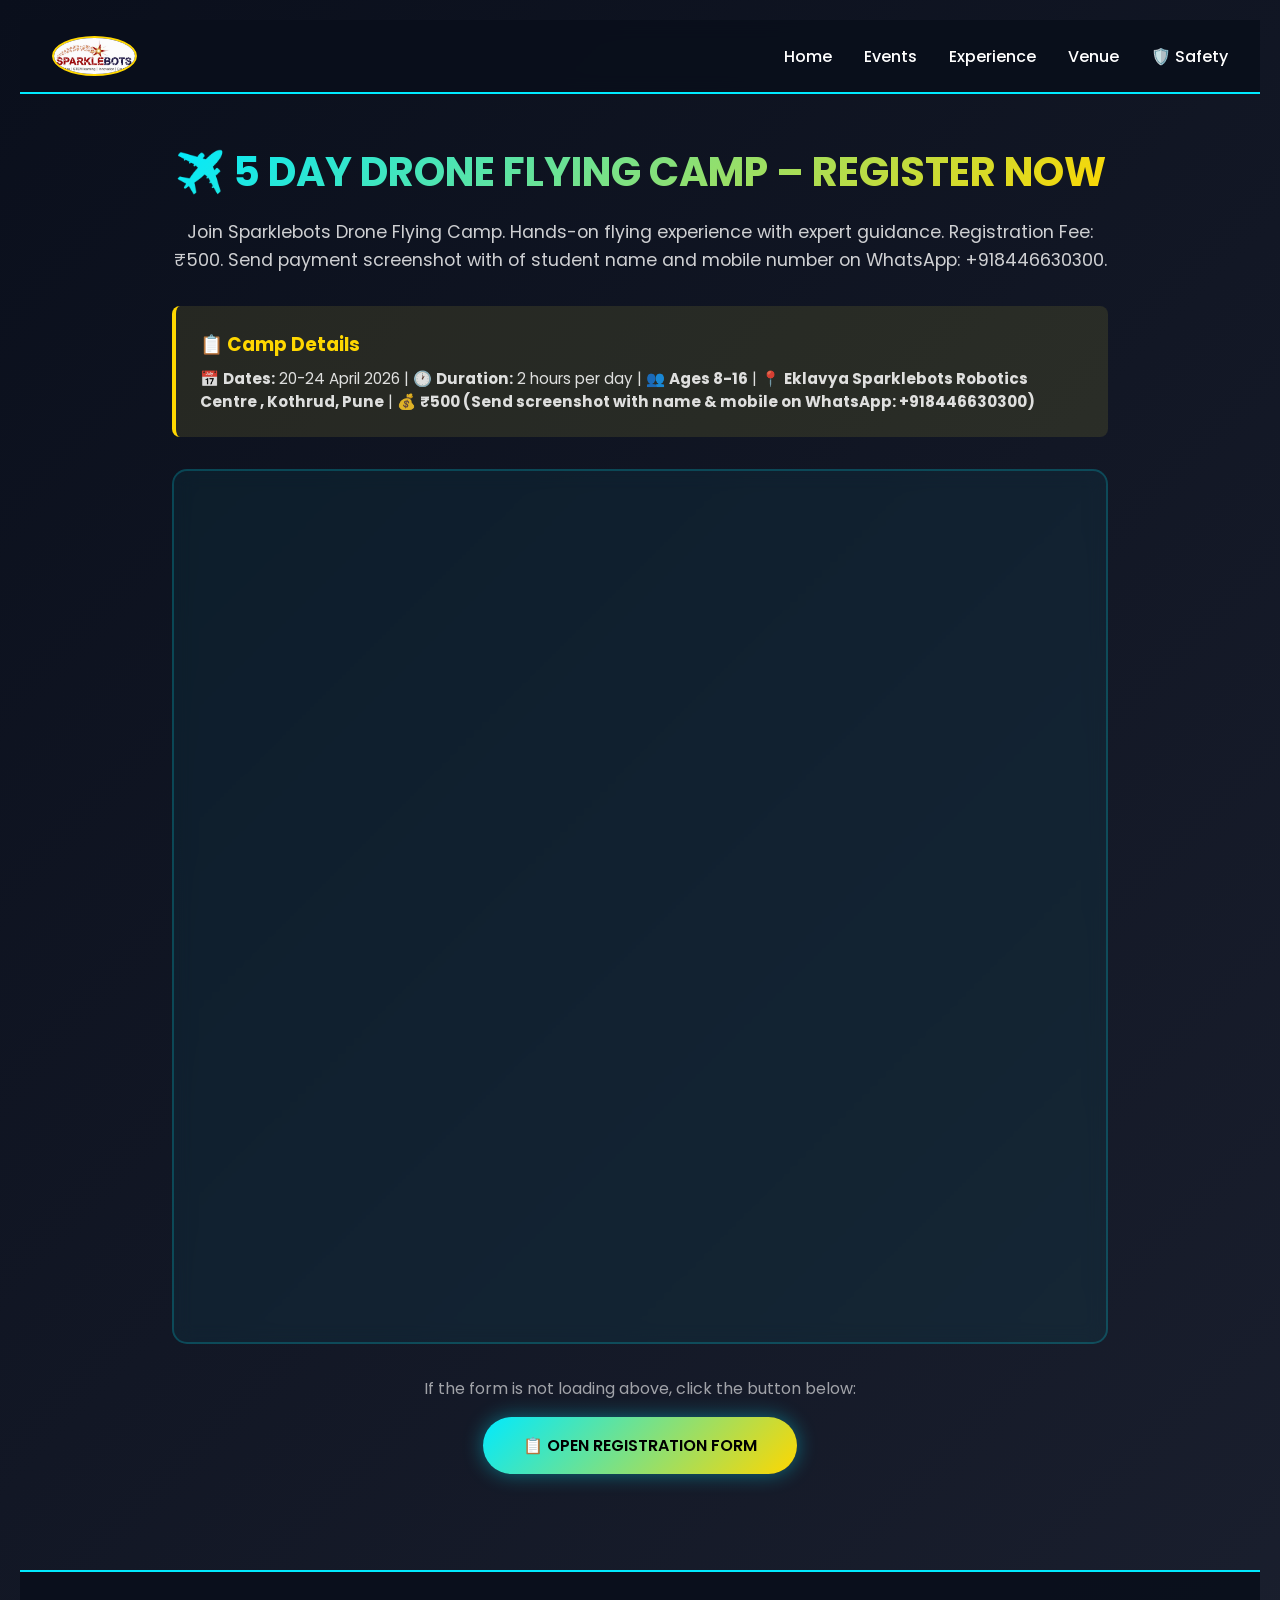
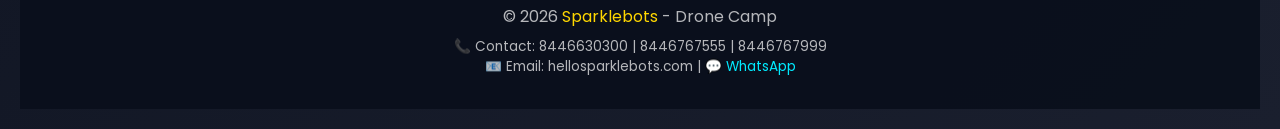
<file: register.html>
<!doctype html>
<html lang="en">
  <head>
    <meta charset="UTF-8" />
    <meta name="viewport" content="width=device-width, initial-scale=1.0" />
    <title>Register - Drone Camp</title>
    <link
      href="https://fonts.googleapis.com/css2?family=Poppins:wght@300;400;600;700;800&display=swap"
      rel="stylesheet" />
    <style>
      * {
        margin: 0;
        padding: 0;
        box-sizing: border-box;
      }

      :root {
        --dark-bg: #0a0f1c;
        --neon-blue: #00eaff;
        --golden: #ffd700;
        --light-text: #ffffff;
        --border-color: rgba(0, 234, 255, 0.2);
      }

      body {
        font-family: "Poppins", sans-serif;
        background: linear-gradient(135deg, #0a0f1c 0%, #1a1f2e 100%);
        color: var(--light-text);
        min-height: 100vh;
        padding: 20px;
        overflow-x: hidden;
      }

      /* ============ NAVIGATION ============ */
      nav.navbar {
        background: rgba(10, 15, 28, 0.95);
        backdrop-filter: blur(10px);
        border-bottom: 2px solid var(--neon-blue);
        padding: 1rem 2rem;
        display: flex;
        justify-content: space-between;
        align-items: center;
        position: sticky;
        top: 0;
        z-index: 1000;
        flex-wrap: wrap;
      }

      .nav-container {
        display: flex;
        justify-content: space-between;
        align-items: center;
        width: 100%;
        max-width: 1200px;
        margin: 0 auto;
        gap: 2rem;
      }

      .nav-logo {
        display: flex;
        align-items: center;
      }

      .logo-text {
        display: flex;
        align-items: center;
        cursor: pointer;
        gap: 0.5rem;
      }

      .logo-img {
        height: 40px;
        border: 2px solid var(--golden);
        border-radius: 50%;
      }

      .nav-menu {
        display: flex;
        list-style: none;
        gap: 2rem;
        flex-wrap: wrap;
      }

      .nav-link {
        color: var(--light-text);
        text-decoration: none;
        transition: 0.3s;
        font-weight: 500;
      }

      .nav-link:hover,
      .nav-link.active {
        color: var(--neon-blue);
      }

      .hamburger {
        display: none;
        flex-direction: column;
        cursor: pointer;
      }

      .hamburger span {
        width: 25px;
        height: 3px;
        background: var(--neon-blue);
        margin: 5px 0;
        transition: 0.3s;
      }

      @media (max-width: 768px) {
        .hamburger {
          display: flex;
        }

        .nav-menu {
          display: none;
          position: absolute;
          top: 70px;
          left: 0;
          width: 100%;
          background: rgba(10, 15, 28, 0.98);
          flex-direction: column;
          gap: 1rem;
          padding: 2rem;
          border-bottom: 2px solid var(--neon-blue);
        }

        .nav-menu.active {
          display: flex;
        }
      }

      /* ============ MAIN CONTENT ============ */
      .container {
        max-width: 1000px;
        margin: 0 auto;
        padding: 3rem 2rem;
      }

      .form-header {
        text-align: center;
        margin-bottom: 2rem;
        animation: slideDown 0.6s ease-out;
      }

      .form-header h1 {
        font-size: 2.5rem;
        margin-bottom: 1rem;
        background: linear-gradient(135deg, var(--neon-blue), var(--golden));
        -webkit-background-clip: text;
        -webkit-text-fill-color: transparent;
        background-clip: text;
      }

      .form-header p {
        font-size: 1.1rem;
        color: rgba(255, 255, 255, 0.8);
        line-height: 1.6;
      }

      .form-container {
        background: rgba(0, 234, 255, 0.05);
        border: 2px solid var(--border-color);
        border-radius: 15px;
        padding: 2rem;
        backdrop-filter: blur(10px);
        margin-bottom: 2rem;
        animation: popIn 0.6s ease-out;
      }

      .form-container iframe {
        width: 100%;
        height: 800px;
        border: none;
        border-radius: 10px;
      }

      .fallback-button-container {
        text-align: center;
        margin-top: 2rem;
      }

      .fallback-button {
        background: linear-gradient(135deg, var(--neon-blue), var(--golden));
        color: #000;
        border: none;
        padding: 1rem 2.5rem;
        font-size: 1rem;
        font-weight: 600;
        border-radius: 50px;
        cursor: pointer;
        transition: all 0.3s ease;
        box-shadow: 0 0 20px rgba(0, 234, 255, 0.4);
        font-family: "Poppins", sans-serif;
      }

      .fallback-button:hover {
        transform: translateY(-3px);
        box-shadow: 0 0 30px rgba(0, 234, 255, 0.6);
      }

      .fallback-button:active {
        transform: translateY(-1px);
      }

      .info-box {
        background: rgba(255, 235, 59, 0.1);
        border-left: 4px solid var(--golden);
        padding: 1.5rem;
        border-radius: 8px;
        margin-bottom: 2rem;
      }

      .info-box h3 {
        color: var(--golden);
        margin-bottom: 0.5rem;
      }

      .info-box p {
        color: rgba(255, 255, 255, 0.85);
        font-size: 0.95rem;
      }

      /* ============ FOOTER ============ */
      footer {
        background: rgba(10, 15, 28, 0.95);
        border-top: 2px solid var(--neon-blue);
        padding: 2rem;
        text-align: center;
        margin-top: 3rem;
        color: rgba(255, 255, 255, 0.7);
      }

      /* ============ ANIMATIONS ============ */
      @keyframes slideDown {
        from {
          opacity: 0;
          transform: translateY(-20px);
        }
        to {
          opacity: 1;
          transform: translateY(0);
        }
      }

      @keyframes popIn {
        from {
          opacity: 0;
          transform: scale(0.95);
        }
        to {
          opacity: 1;
          transform: scale(1);
        }
      }

      /* ============ RESPONSIVE ============ */
      @media (max-width: 768px) {
        .form-header h1 {
          font-size: 1.8rem;
        }

        .form-header p {
          font-size: 0.95rem;
        }

        .form-container {
          padding: 1.5rem;
        }

        .form-container iframe {
          height: 900px;
        }

        .container {
          padding: 1.5rem 1rem;
        }

        nav.navbar {
          padding: 1rem;
        }

        .nav-container {
          gap: 1rem;
        }
      }

      @media (max-width: 480px) {
        .form-header h1 {
          font-size: 1.4rem;
        }

        .form-container {
          padding: 1rem;
        }

        .form-container iframe {
          height: 750px;
        }

        .fallback-button {
          padding: 0.8rem 2rem;
          font-size: 0.9rem;
        }
      }
    </style>
  </head>
  <body>
    <!-- Navigation -->
    <nav class="navbar">
      <div class="nav-container">
        <div class="nav-logo">
          <span
            class="logo-text"
            onclick="
              window.open('https://sparkle-bot.vercel.app', '_blank');
              return false;
            ">
            <img src="logo.jpg" alt="Logo" class="logo-img" />
          </span>
        </div>

        <ul class="nav-menu">
          <li><a href="index.html" class="nav-link">Home</a></li>
          <li><a href="events.html" class="nav-link">Events</a></li>
          <li><a href="experience.html" class="nav-link">Experience</a></li>
          <li><a href="venue.html" class="nav-link">Venue</a></li>
          <li>
            <a
              href="javascript:void(0)"
              onclick="openSafetyModal()"
              class="nav-link">
              🛡️ Safety
            </a>
          </li>
        </ul>

        <div class="hamburger" onclick="toggleMenu()">
          <span></span>
          <span></span>
          <span></span>
        </div>
      </div>
    </nav>

    <!-- Main Content -->
    <div class="container">
      <!-- Header -->
      <div class="form-header">
        <h1>✈️ 5 DAY DRONE FLYING CAMP – REGISTER NOW</h1>
        <p>
          Join Sparklebots Drone Flying Camp. Hands-on flying experience with
          expert guidance. Registration Fee: ₹500. Send payment screenshot with
          of student name and mobile number on WhatsApp: +918446630300.
        </p>
      </div>

      <!-- Info Box -->
      <div class="info-box">
        <h3>📋 Camp Details</h3>
        <p>
          📅 <strong>Dates:</strong> 20-24 April 2026 | 🕐
          <strong>Duration:</strong> 2 hours per day | 👥
          <strong>Ages 8-16</strong> | 📍
          <strong>Eklavya Sparklebots Robotics Centre , Kothrud, Pune</strong> |
          💰
          <strong
            >₹500 (Send screenshot with name & mobile on WhatsApp:
            +918446630300)</strong
          >
        </p>
      </div>

      <!-- Google Form Embedded -->
      <div class="form-container">
        <iframe
          src="https://docs.google.com/forms/d/e/1FAIpQLSeOz70Vr-blHr4ueCsVGCRsxuo30YsyDU7P-lEbPdTSDlweTA/viewform?embedded=true"
          width="100%"
          height="800"
          frameborder="0"
          marginheight="0"
          marginwidth="0"
          allow="geolocation"
          title="Drone Flying Camp Registration Form">
          Loading…
        </iframe>
      </div>

      <!-- Fallback Button -->
      <div class="fallback-button-container">
        <p style="color: rgba(255, 255, 255, 0.6); margin-bottom: 1rem">
          If the form is not loading above, click the button below:
        </p>
        <button
          class="fallback-button"
          onclick="
            window.open('https://forms.gle/9StjmPjZVzbD2sqJ7', '_blank')
          ">
          📋 OPEN REGISTRATION FORM
        </button>
      </div>
    </div>

    <!-- Footer -->
    <footer>
      <p>
        &copy; 2026 <span style="color: var(--golden)">Sparklebots</span> -
        Drone Camp
      </p>
      <div style="margin-top: 0.5rem; font-size: 0.85rem">
        <p>📞 Contact: 8446630300 | 8446767555 | 8446767999</p>
        <p>
          📧 Email: hellosparklebots.com |
          <a
            href="javascript:void(0)"
            onclick="openWhatsApp()"
            style="color: var(--neon-blue); text-decoration: none">
            💬 WhatsApp
          </a>
        </p>
      </div>
    </footer>

    <script>
      // ============ NAVIGATION ============
      function toggleMenu() {
        const navMenu = document.querySelector(".nav-menu");
        const hamburger = document.querySelector(".hamburger");
        navMenu.classList.toggle("active");
        hamburger.classList.toggle("active");
      }

      // Close menu when clicking a link
      document.querySelectorAll(".nav-menu a").forEach((link) => {
        link.addEventListener("click", function () {
          document.querySelector(".nav-menu").classList.remove("active");
          document.querySelector(".hamburger").classList.remove("active");
        });
      });

      // Update active nav link
      function updateActiveNav() {
        const currentPage =
          window.location.pathname.split("/").pop() || "index.html";
        document.querySelectorAll(".nav-link").forEach((link) => {
          link.classList.remove("active");
          if (
            link.getAttribute("href") === currentPage ||
            link.getAttribute("href") === "register.html"
          ) {
            link.classList.add("active");
          }
        });
      }

      updateActiveNav();

      // ============ WHATSAPP ============
      function openWhatsApp() {
        const phoneNumber = "+918446767999";
        const message = encodeURIComponent(
          "Hi! I am interested in the Drone Camp. Can you provide more information?",
        );
        const whatsappURL = `https://wa.me/${phoneNumber}?text=${message}`;
        window.open(whatsappURL, "_blank");
      }

      // Placeholder for safety modal (if needed)
      function openSafetyModal() {
        alert(
          "🛡️ SAFETY PROTOCOLS\n\nOur drone flying camp ensures maximum safety for all participants with:",
        );
      }
    </script>
  </body>
</html>
</file>
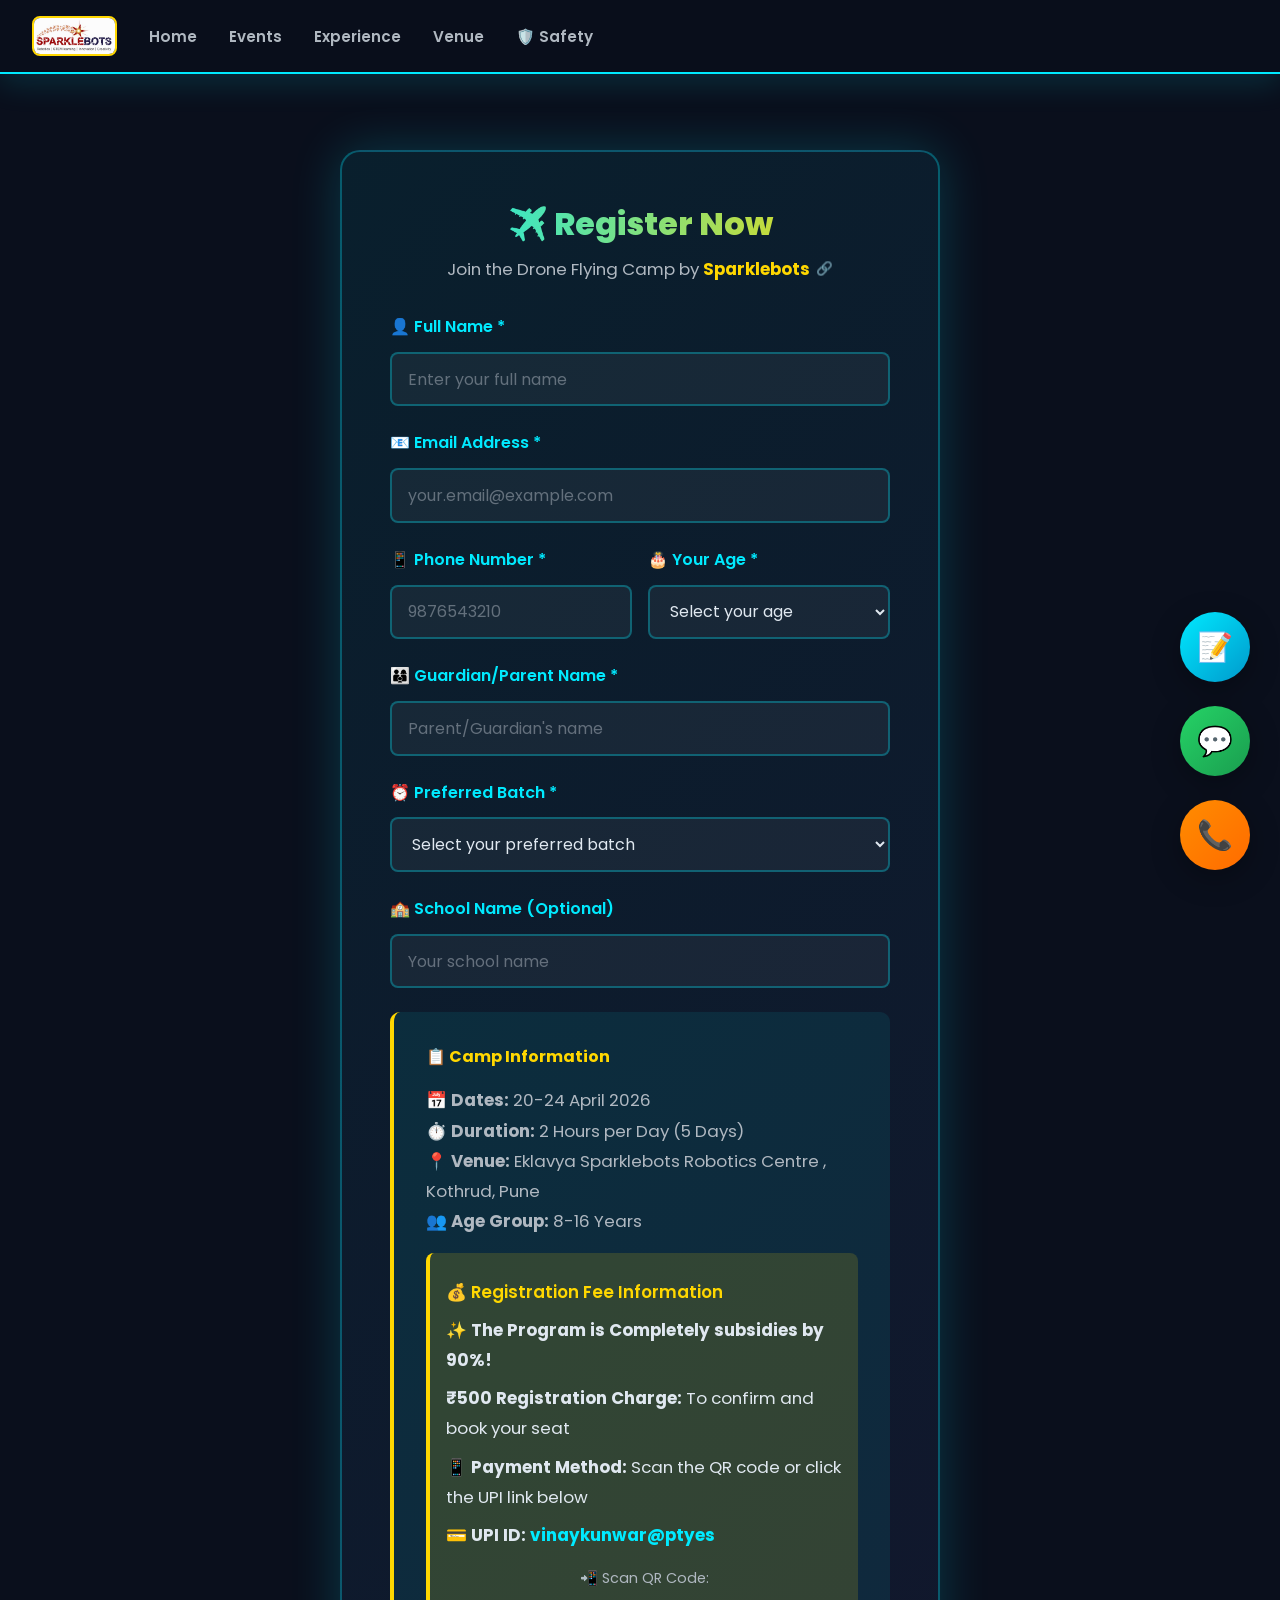
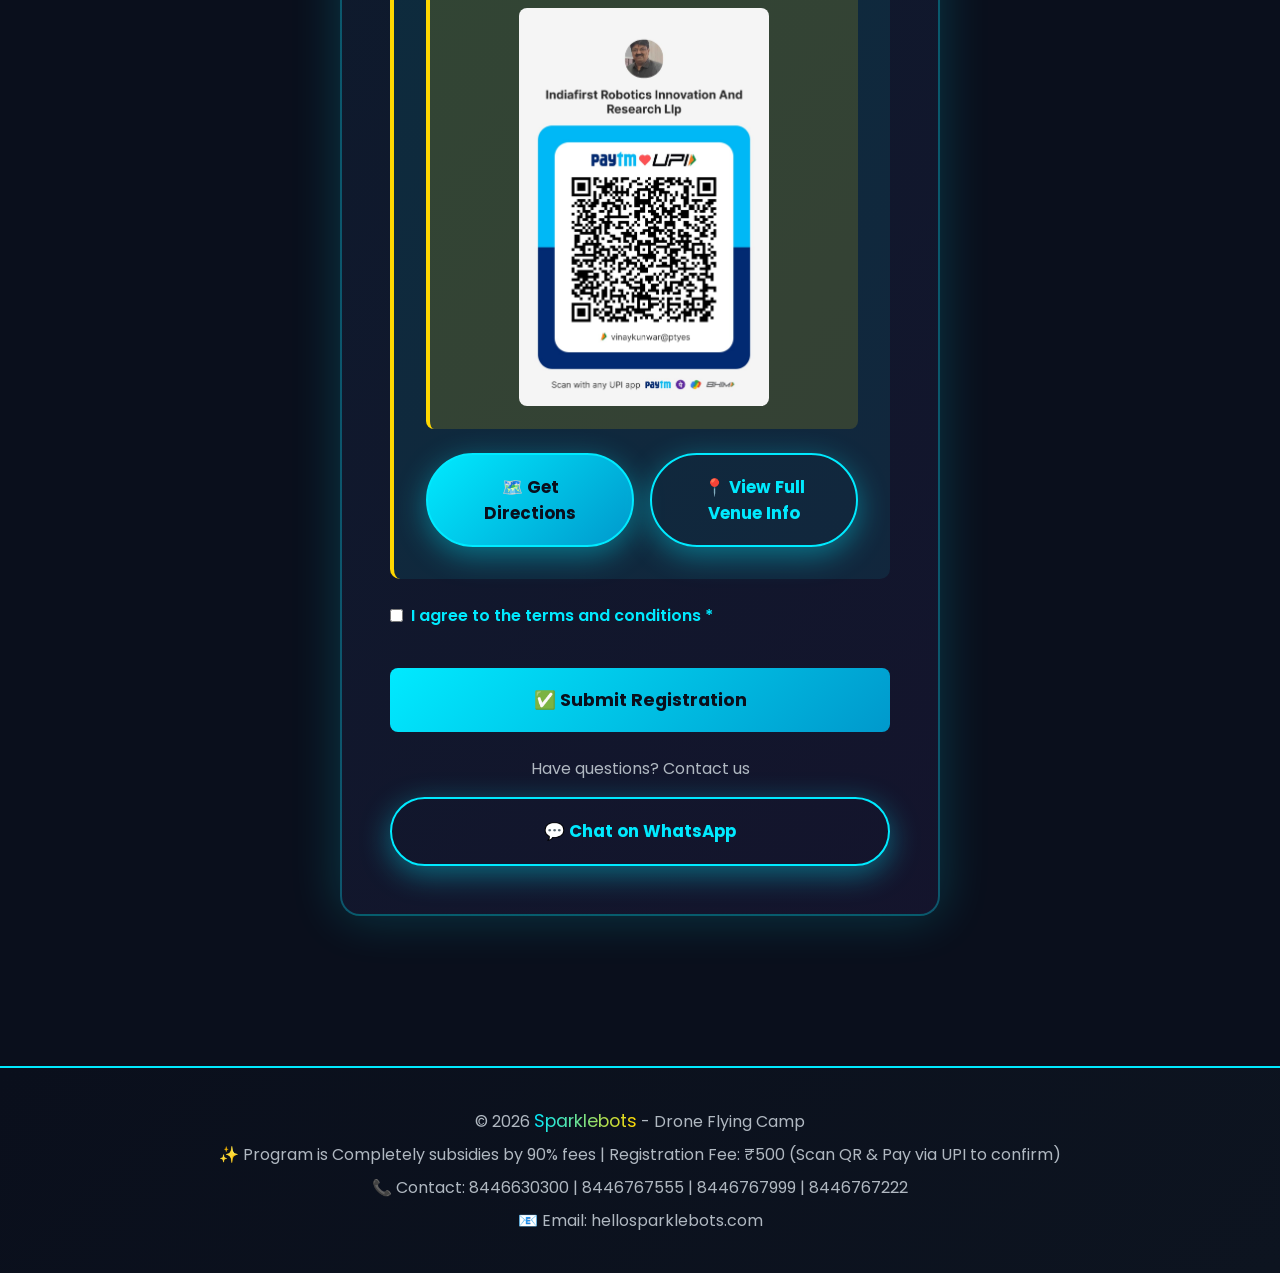
<file: registration.html>
<!doctype html>
<html lang="en">
  <head>
    <meta charset="UTF-8" />
    <meta name="viewport" content="width=device-width, initial-scale=1.0" />
    <title>Registration - Drone Camp</title>
    <link
      href="https://fonts.googleapis.com/css2?family=Poppins:wght@300;400;600;700;800&display=swap"
      rel="stylesheet" />
    <link rel="stylesheet" href="style.css" />
  </head>
  <body>
    <!-- Navigation -->
    <nav class="navbar">
      <div class="nav-container">
        <div class="nav-logo">
          <span
            class="logo-text"
            onclick="
              window.open('https://sparkle-bot.vercel.app', '_blank');
              return false;
            ">
            <img src="logo.jpg" alt="Logo" class="logo-img" />
          </span>
        </div>

        <ul class="nav-menu">
          <li><a href="index.html" class="nav-link">Home</a></li>
          <li><a href="events.html" class="nav-link">Events</a></li>
          <li><a href="experience.html" class="nav-link">Experience</a></li>
          <li><a href="venue.html" class="nav-link">Venue</a></li>
          <li>
            <a
              href="javascript:void(0)"
              onclick="openSafetyModal()"
              class="nav-link"
              >🛡️ Safety</a
            >
          </li>
        </ul>

        <div class="hamburger">
          <span></span>
          <span></span>
          <span></span>
        </div>
      </div>
    </nav>

    <!-- Registration Form Section -->
    <div class="registration-container">
      <div class="reg-form-wrapper">
        <h2 class="form-title">✈️ Register Now</h2>
        <p class="form-subtitle">
          Join the Drone Flying Camp by
          <a
            href="javascript:void(0)"
            onclick="window.open('https://sparkle-bot.vercel.app', '_blank')"
            class="sparkle-link"
            >Sparklebots</a
          >
        </p>

        <form id="registrationForm" onsubmit="submitRegistration(event)">
          <!-- Student Name -->
          <div class="form-group">
            <label for="name">👤 Full Name *</label>
            <input
              type="text"
              id="name"
              name="name"
              placeholder="Enter your full name"
              required />
          </div>

          <!-- Email -->
          <div class="form-group">
            <label for="email">📧 Email Address *</label>
            <input
              type="email"
              id="email"
              name="email"
              placeholder="your.email@example.com"
              required />
          </div>

          <!-- Phone & Age Row -->
          <div class="form-group-row">
            <!-- Phone -->
            <div class="form-group">
              <label for="phone">📱 Phone Number *</label>
              <input
                type="tel"
                id="phone"
                name="phone"
                placeholder="9876543210"
                maxlength="10"
                onkeyup="formatPhoneNumber(this)"
                required />
            </div>

            <!-- Age -->
            <div class="form-group">
              <label for="age">🎂 Your Age *</label>
              <select id="age" name="age" required>
                <option value="">Select your age</option>
                <option value="8">8 years</option>
                <option value="9">9 years</option>
                <option value="10">10 years</option>
                <option value="11">11 years</option>
                <option value="12">12 years</option>
                <option value="13">13 years</option>
                <option value="14">14 years</option>
                <option value="15">15 years</option>
                <option value="16">16 years</option>
              </select>
            </div>
          </div>

          <!-- Guardian Name -->
          <div class="form-group">
            <label for="guardian">👨‍👩‍👦 Guardian/Parent Name *</label>
            <input
              type="text"
              id="guardian"
              name="guardian"
              placeholder="Parent/Guardian's name"
              required />
          </div>

          <!-- Batch Selection -->
          <div class="form-group">
            <label for="batch">⏰ Preferred Batch *</label>
            <select id="batch" name="batch" required>
              <option value="">Select your preferred batch</option>
              <option value="B1">B1: 9:00 AM - 11:00 AM</option>
              <option value="B2">B2: 4:00 PM - 6:00 PM</option>
              
            </select>
          </div>

          <!-- School Name -->
          <div class="form-group">
            <label for="school">🏫 School Name (Optional)</label>
            <input
              type="text"
              id="school"
              name="school"
              placeholder="Your school name" />
          </div>





          <!-- Camp Info Summary -->
          <div
            class="info-section"
            style="
              background: rgba(0, 234, 255, 0.08);
              border-left-color: var(--golden);
              margin: 1.5rem 0;
            ">
            <h4 style="color: var(--golden); margin-bottom: 1rem">
              📋 Camp Information
            </h4>
            <p>📅 <strong>Dates:</strong> 20-24 April 2026</p>
            <p>⏱️ <strong>Duration:</strong> 2 Hours per Day (5 Days)</p>
            <p>📍 <strong>Venue:</strong> Eklavya Sparklebots Robotics Centre , Kothrud, Pune</p>
            <p>👥 <strong>Age Group:</strong> 8-16 Years</p>
            <div style="background: rgba(255, 215, 0, 0.15); padding: 1rem; border-radius: 8px; margin-top: 1rem; border-left: 4px solid var(--golden);">
              <p style="margin: 0.5rem 0; color: var(--golden); font-weight: 600;">💰 Registration Fee Information</p>
              <p style="margin: 0.5rem 0; color: var(--text-light);"><strong>✨ The Program is Completely subsidies by 90%!</strong></p>
              <p style="margin: 0.5rem 0; color: var(--text-light);"><strong>₹500 Registration Charge:</strong> To confirm and book your seat</p>
              <p style="margin: 0.5rem 0; color: var(--text-light);">📱 <strong>Payment Method:</strong> Scan the QR code or click the UPI link below</p>
              <p style="margin: 0.5rem 0; color: var(--text-light);">💳 <strong>UPI ID:</strong> <a href="upi://pay?pa=vinaykunwar@ptyes&pn=SparklebotsDroneCamp&amt=500&tr=DroneRegistration&tn=DroneCampRegistrationFee" style="color: var(--neon-blue); text-decoration: none; font-weight: bold;">vinaykunwar@ptyes</a></p>
              <div style="margin-top: 1rem; text-align: center;">
                <p style="margin: 0.5rem 0; font-size: 0.9rem; color: var(--text-gray);">📲 Scan QR Code:</p>
                <img src="upilogo.jpeg" alt="UPI QR Code" style="max-width: 250px; width: 100%; border-radius: 8px; margin-top: 0.5rem;">
              </div>
            </div>
            <div
              style="
                margin-top: 1.5rem;
                display: flex;
                gap: 1rem;
                flex-wrap: wrap;
              ">
              <button
                type="button"
                onclick="getDirections()"
                class="btn btn-primary"
                style="flex: 1; min-width: 150px">
                🗺️ Get Directions
              </button>
              <a
                href="venue.html"
                class="btn btn-secondary"
                style="
                  flex: 1;
                  min-width: 150px;
                  text-align: center;
                  text-decoration: none;
                  display: flex;
                  align-items: center;
                  justify-content: center;
                ">
                📍 View Full Venue Info
              </a>
            </div>
          </div>

          <!-- Terms & Conditions -->
          <div class="form-group">
            <label
              for="terms"
              style="display: flex; align-items: center; gap: 0.5rem">
              <input
                type="checkbox"
                id="terms"
                name="terms"
                style="width: auto; cursor: pointer"
                required />
              <span>I agree to the terms and conditions *</span>
            </label>
          </div>

          <!-- Submit Button -->
          <button type="submit" class="submit-btn">
            ✅ Submit Registration
          </button>

          <!-- WhatsApp Link -->
          <div style="text-align: center; margin-top: 1.5rem">
            <p style="color: var(--text-gray); margin-bottom: 1rem">
              Have questions? Contact us
            </p>
            <button
              type="button"
              class="btn btn-secondary"
              onclick="openWhatsApp()"
              style="width: 100%">
              💬 Chat on WhatsApp
            </button>
          </div>
        </form>

        <!-- After Submit Message -->
        <div
          id="successMessage"
          style="
            display: none;
            background: rgba(37, 211, 102, 0.2);
            border: 2px solid #25d366;
            padding: 1.5rem;
            border-radius: 10px;
            text-align: center;
            margin-top: 2rem;
          ">
          <h3 style="color: #25d366; margin-bottom: 1rem">
            ✅ Registration Successful!
          </h3>
          <p style="color: var(--text-light)">
            We will contact you within 24 hours to confirm your registration.
          </p>
          <p
            style="
              color: var(--text-gray);
              font-size: 0.9rem;
              margin-top: 1rem;
            ">
            Confirmation details will be sent to your email and phone number.
          </p>
        </div>
      </div>
    </div>

    <!-- Footer -->
    <footer style="margin-top: 0">
      <p>
        &copy; 2026 <span class="sparkle">Sparklebots</span> - Drone
        Flying Camp
      </p>
      <p>✨ Program is Completely subsidies by 90% fees | Registration Fee: ₹500 (Scan QR & Pay via UPI to confirm)</p>      <div style=\"margin-top: 0.5rem; font-size: 0.85rem;\">
        <p>📞 Contact: 8446630300 | 8446767555 | 8446767999 | 8446767222</p>
        <p>📧 Email: hellosparklebots.com</p>
      </div>    </footer>

    <!-- Floating Action Buttons -->
    <div class="floating-buttons">
      <a href="registration.html" class="fab fab-register" title="Register Now">
        <span class="fab-icon">📝</span>
        <span class="fab-label">Register</span>
      </a>
      <button
        class="fab fab-whatsapp"
        onclick="openWhatsApp()"
        title="Chat on WhatsApp">
        <span class="fab-icon">💬</span>
        <span class="fab-label">WhatsApp</span>
      </button>
      <a href="tel:8446767555" class="fab fab-phone" title="Call Us">
        <span class="fab-icon">📞</span>
        <span class="fab-label">Call</span>
      </a>
    </div>

    <!-- Safety Protocols Modal -->
    <div id="safetyModal" class="modal">
      <div class="modal-content">
        <div class="modal-header">
          <h2 class="modal-title">🛡️ Safety Protocols</h2>
          <button class="modal-close" onclick="closeSafetyModal()">
            &times;
          </button>
        </div>
        <div class="modal-body">
          <p>
            ✅
            <strong>All activities supervised by trained professionals</strong>
          </p>
          <p>
            Our experienced trainers ensure complete supervision throughout all
            drone flying activities.
          </p>

          <p>✅ <strong>Regular sanitization of equipment and areas</strong></p>
          <p>
            All drones and equipment are thoroughly sanitized before and after
            use to maintain hygiene standards.
          </p>

          <p>✅ <strong>First aid support available on-site</strong></p>
          <p>
            Certified first aid personnel are present at all times during the
            camp.
          </p>

          <p>
            ✅ <strong>All participants wear safety gear when flying</strong>
          </p>
          <p>
            Safety helmets and protective gear are mandatory for all
            participants during drone operations.
          </p>

          <p>✅ <strong>Safe distance maintained during activities</strong></p>
          <p>
            All activities are conducted in designated safe zones with proper
            distance maintained from spectators.
          </p>
        </div>
        <div class="modal-footer">
          <button onclick="openWhatsApp()">💬 Ask Questions</button>
          <button onclick="closeSafetyModal()">Close</button>
        </div>
      </div>
    </div>

    <!-- Camp Info Modal -->
    <div id="campInfoModal" class="modal">
      <div class="modal-content">
        <div class="modal-header">
          <h2 class="modal-title">🚁 Camp Information</h2>
          <button class="modal-close" onclick="closeCampInfoModal()">
            &times;
          </button>
        </div>
        <div class="modal-body">
          <p><strong>📅 Duration:</strong> 5 Days (20-24 April 2026)</p>
          <p>
            Intensive hands-on training program for young drone enthusiasts.
          </p>

          <p><strong>⏰ Daily Duration:</strong> 2 Hours per Day</p>
          <p>Flexible batch timings available:</p>
          <p>• Batch 1: 9:00 AM - 11:00 AM</p>
          <p>• Batch 2: 4:00 PM - 6:00 PM</p>

          <p><strong>💰 Registration Fee:</strong> ₹500 (pay to the scanner and upi to confirm your seat)</p>
          <p>
            The fee is completely FREE - only ₹500 registration charge to be
            paid Through Scanner / upi id.
          </p>

          <p><strong>👥 Batch Size:</strong> Maximum 20 students per batch</p>
          <p>Trainer ensures that every student gets professional and personalized attention.</p>

          <p><strong>👥 Age Group:</strong> 8-16 Years</p>
          <p>
            Suitable for all age groups within this range, no prior experience
            required.
          </p>

          <p>
            <strong>📑 Venue:</strong> Eklavya Sparklebots Robotics Centre , DP Road, Kothrud, Pune
          </p>
        </div>
        <div class="modal-footer">
          <a href="registration.html" style="text-decoration: none; flex: 1">
            <button style="width: 100%">📝 Register Now</button>
          </a>
          <button onclick="closeCampInfoModal()">Close</button>
        </div>
      </div>
    </div>

    <!-- Expert Certificate Modal -->
    <div id="certificateModal" class="modal">
      <div class="modal-content">
        <div class="modal-header">
          <h2 class="modal-title">🏆 Expert Certificate</h2>
          <button class="modal-close" onclick="closeCertificateModal()">&times;</button>
        </div>
        <div class="modal-body">
          <p><strong>📜 Professional Recognition</strong></p>
          <p>After successfully completing the 5-day camp, every participant receives an official drone flying certificate from expert trainers.</p>
          
          <p><strong>✅ Certificate Benefits</strong></p>
          <p>This certificate is recognized and can be added to your portfolio, resume, or academic profile.</p>
          
          <p><strong>🎓 Proof of Achievement</strong></p>
          <p>The certificate validates your:</p>
          <p>• Basic drone flying skills and knowledge</p>
          <p>• Safety protocol understanding</p>
          <p>• Technical proficiency with modern drones</p>
          <p>• Completion of structured training program</p>
          
          <p><strong>👴‍👼 Issued by Experts</strong></p>
          <p>All certificates are signed and issued by our certified professional trainers with years of industry experience.</p>
          
          <p><strong>🌟 Career Building</strong></p>
          <p>This certification can help you in:</p>
          <p>• School/college projects and competitions</p>
          <p>• Future drone pilot certifications</p>
          <p>• Building a foundation for a career in drone technology</p>
          <p>• Demonstrating commitment to learning new skills</p>
        </div>
        <div class="modal-footer">
          <a href="registration.html" style="text-decoration: none; flex: 1;">
            <button style="width: 100%;">📝 Register Now</button>
          </a>
          <button onclick="closeCertificateModal()">Close</button>
        </div>
      </div>
    </div>

    <!-- Expert Trainers Modal -->
    <div id="trainersModal" class="modal">
      <div class="modal-content">
        <div class="modal-header">
          <h2 class="modal-title">👨‍🏫 Expert Trainers</h2>
          <button class="modal-close" onclick="closeTrainersModal()">
            &times;
          </button>
        </div>
        <div class="modal-body">
          <p><strong>👨‍🎓 Professional & Experienced</strong></p>
          <p>
            Our trainers have years of industry experience in drone technology
            and aviation.
          </p>

          <p><strong>🎯 Specialized Training</strong></p>
          <p>
            Each trainer is specialized in different aspects of drone flying:
          </p>
          <p>• Flight dynamics and control</p>
          <p>• Safety protocols and emergency procedures</p>
          <p>• Advanced maneuvers and competitions</p>
          <p>• Technical knowledge and maintenance</p>

          <p><strong>🏆 Certified Professionals</strong></p>
          <p>
            All trainers are certified in drone operations and emergency
            response.
          </p>

          <p><strong>👥 Personalized Attention</strong></p>
          <p>
            1:8 trainer-to-student ratio ensures each participant gets dedicated
            guidance.
          </p>

          <p><strong>💡 Teaching Excellence</strong></p>
          <p>
            Passionate educators dedicated to making learning fun and memorable
            for young pilots.
          </p>
        </div>
        <div class="modal-footer">
          <a href="registration.html" style="text-decoration: none; flex: 1">
            <button style="width: 100%">📝 Register Now</button>
          </a>
          <button onclick="closeTrainersModal()">Close</button>
        </div>
      </div>
    </div>

    <!-- Hands-On Experience Modal -->
    <div id="handsOnModal" class="modal">
      <div class="modal-content">
        <div class="modal-header">
          <h2 class="modal-title">✋ Hands-On Experience</h2>
          <button class="modal-close" onclick="closeHandsOnModal()">
            &times;
          </button>
        </div>
        <div class="modal-body">
          <p><strong>🚁 Extensive Flight Time</strong></p>
          <p>
            Every participant gets real hands-on flying time with modern drones
            - not just theory!
          </p>

          <p><strong>🎮 Learn by Doing</strong></p>
          <p>Progressive training from basic controls to advanced maneuvers:</p>
          <p>• Hover and basic movement</p>
          <p>• Forward, backward, and lateral flight</p>
          <p>• Advanced tricks and stunts</p>
          <p>• Precision flying and competitions</p>

          <p><strong>🏁 Live Competitions</strong></p>
          <p>
            Participate in exciting daily challenges, obstacle courses, and
            drone racing events.
          </p>

          <p><strong>📱 Modern Equipment</strong></p>
          <p>
            Fly cutting-edge drones with cameras, stabilizers, and advanced
            sensors.
          </p>

          <p><strong>🎓 Practical Knowledge</strong></p>
          <p>
            Learn maintenance, troubleshooting, and technical aspects through
            hands-on practice.
          </p>
        </div>
        <div class="modal-footer">
          <a href="registration.html" style="text-decoration: none; flex: 1">
            <button style="width: 100%">📝 Register Now</button>
          </a>
          <button onclick="closeHandsOnModal()">Close</button>
        </div>
      </div>
    </div>

    <!-- Ages 8-16 Modal -->
    <div id="agesModal" class="modal">
      <div class="modal-content">
        <div class="modal-header">
          <h2 class="modal-title">👥 Ages 8-16 | Family Friendly</h2>
          <button class="modal-close" onclick="closeAgesModal()">
            &times;
          </button>
        </div>
        <div class="modal-body">
          <p><strong>🎯 Perfect for All Skill Levels</strong></p>
          <p>
            No prior experience required! Complete beginners welcome. We teach
            from scratch.
          </p>

          <p><strong>👧 Age-Appropriate Training</strong></p>
          <p>
            Program designed specifically for young learners aged 8-16 years:
          </p>
          <p>
            • Younger kids (8-10): Basic flying and introduction to technology
          </p>
          <p>
            • Middle kids (11-13): Advanced skills and competitive activities
          </p>
          <p>
            • Older kids (14-16): Expert techniques and leadership opportunities
          </p>

          <p><strong>👨‍👩‍👧‍👦 Family-Friendly Environment</strong></p>
          <p>
            Safe, supervised space where parents can observe and participate in
            activities.
          </p>

          <p><strong>🛡️ Safety First</strong></p>
          <p>
            All activities supervised by trained professionals with safety gear
            and protocols.
          </p>

          <p><strong>🏫 Educational & Fun</strong></p>
          <p>
            Learn STEM concepts (Science, Technology, Engineering, Math) while
            having incredible fun!
          </p>

          <p><strong>👥 Make Friends</strong></p>
          <p>
            Connect with other young drone enthusiasts, build teamwork skills,
            and lasting friendships.
          </p>
        </div>
        <div class="modal-footer">
          <a href="registration.html" style="text-decoration: none; flex: 1">
            <button style="width: 100%">📝 Register Now</button>
          </a>
          <button onclick="closeAgesModal()">Close</button>
        </div>
      </div>
    </div>

    <script src="script.js"></script>
  </body>
</html>
</file>
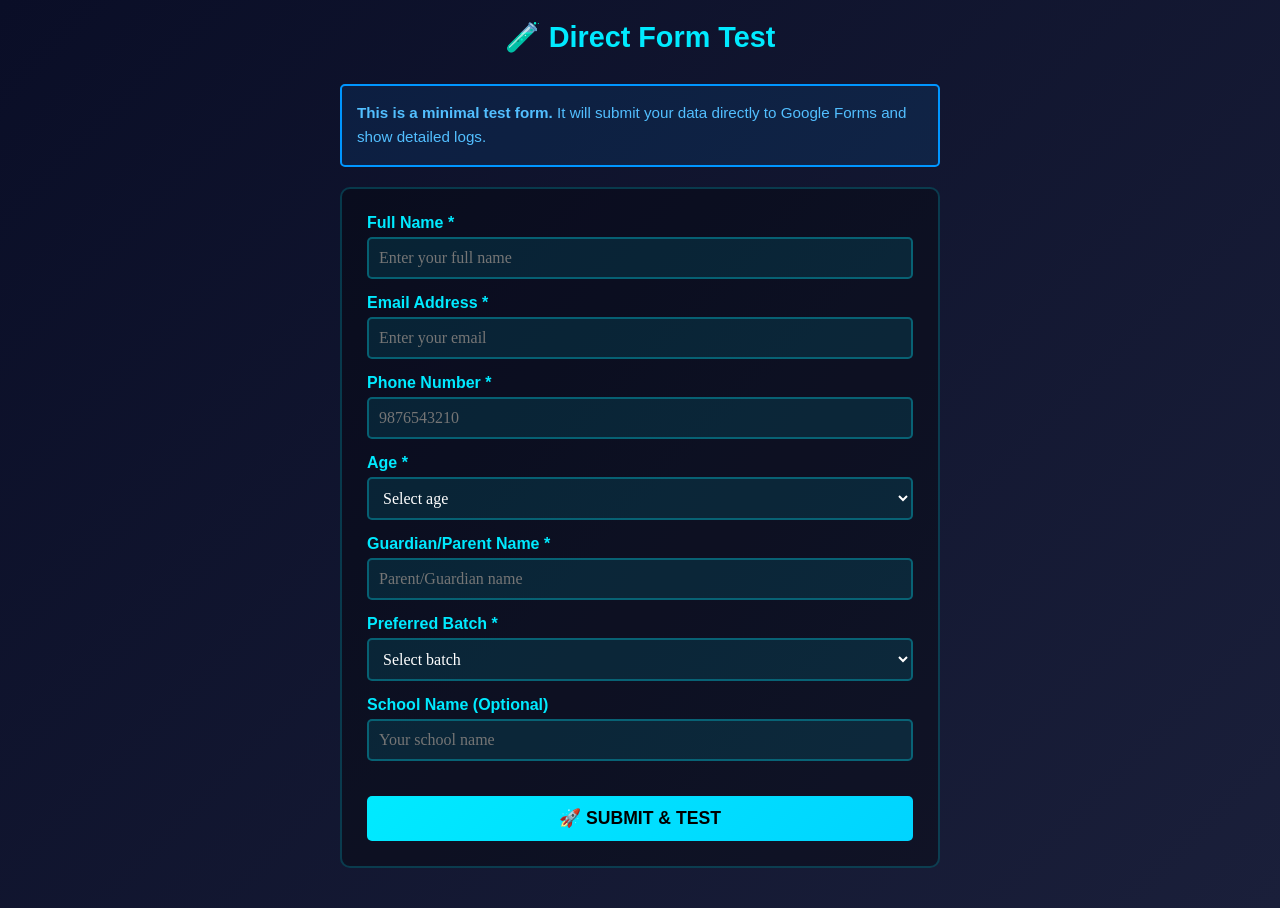
<file: test-form.html>
<!doctype html>
<html lang="en">
  <head>
    <meta charset="UTF-8" />
    <meta name="viewport" content="width=device-width, initial-scale=1.0" />
    <title>Direct Form Test - Drone Camp</title>
    <style>
      * {
        margin: 0;
        padding: 0;
        box-sizing: border-box;
      }

      body {
        font-family: "Poppins", sans-serif;
        background: linear-gradient(135deg, #0a0e27 0%, #1a1f3a 100%);
        color: #fff;
        padding: 20px;
        min-height: 100vh;
      }

      .container {
        max-width: 600px;
        margin: 0 auto;
      }

      h1 {
        text-align: center;
        color: #00eaff;
        margin-bottom: 30px;
        font-size: 1.8em;
      }

      .section {
        background: rgba(0, 0, 0, 0.3);
        border: 2px solid rgba(0, 234, 255, 0.2);
        border-radius: 10px;
        padding: 25px;
        margin-bottom: 20px;
      }

      .form-group {
        margin-bottom: 15px;
      }

      label {
        display: block;
        margin-bottom: 5px;
        color: #00eaff;
        font-weight: 600;
      }

      input,
      select {
        width: 100%;
        padding: 10px;
        background: rgba(0, 234, 255, 0.1);
        border: 2px solid rgba(0, 234, 255, 0.3);
        color: #fff;
        border-radius: 5px;
        font-size: 1em;
        font-family: Poppins;
      }

      input:focus,
      select:focus {
        outline: none;
        border-color: #00eaff;
        box-shadow: 0 0 15px rgba(0, 234, 255, 0.3);
      }

      button {
        width: 100%;
        padding: 12px;
        background: linear-gradient(135deg, #00eaff 0%, #00d4ff 100%);
        color: #000;
        border: none;
        border-radius: 5px;
        font-weight: 600;
        font-size: 1.1em;
        cursor: pointer;
        transition: all 0.3s;
        margin-top: 20px;
      }

      button:hover {
        transform: translateY(-2px);
        box-shadow: 0 5px 20px rgba(0, 234, 255, 0.4);
      }

      button:active {
        transform: translateY(0);
      }

      .output {
        background: #000;
        border: 2px solid #00eaff;
        color: #00ff00;
        padding: 15px;
        border-radius: 5px;
        margin-top: 20px;
        font-family: monospace;
        font-size: 0.9em;
        min-height: 60px;
        max-height: 300px;
        overflow-y: auto;
        white-space: pre-wrap;
        word-wrap: break-word;
      }

      .success {
        background: rgba(0, 255, 100, 0.1);
        border: 2px solid #00ff64;
        color: #00ff64;
      }

      .error {
        background: rgba(255, 0, 0, 0.1);
        border: 2px solid #ff0000;
        color: #ff6b6b;
      }

      .info {
        background: rgba(0, 150, 255, 0.1);
        border: 2px solid #0096ff;
        color: #52bfff;
        padding: 15px;
        border-radius: 5px;
        margin-bottom: 20px;
        font-size: 0.95em;
        line-height: 1.6;
      }
    </style>
  </head>
  <body>
    <div class="container">
      <h1>🧪 Direct Form Test</h1>

      <div class="info">
        <strong>This is a minimal test form.</strong> It will submit your data
        directly to Google Forms and show detailed logs.
      </div>

      <div class="section">
        <div class="form-group">
          <label>Full Name *</label>
          <input
            type="text"
            id="name"
            placeholder="Enter your full name"
            required />
        </div>

        <div class="form-group">
          <label>Email Address *</label>
          <input
            type="email"
            id="email"
            placeholder="Enter your email"
            required />
        </div>

        <div class="form-group">
          <label>Phone Number *</label>
          <input
            type="text"
            id="phone"
            placeholder="9876543210"
            maxlength="10"
            required />
        </div>

        <div class="form-group">
          <label>Age *</label>
          <select id="age" required>
            <option value="">Select age</option>
            <option value="8">8 years</option>
            <option value="9">9 years</option>
            <option value="10">10 years</option>
            <option value="11">11 years</option>
            <option value="12">12 years</option>
            <option value="13">13 years</option>
            <option value="14">14 years</option>
            <option value="15">15 years</option>
            <option value="16">16 years</option>
          </select>
        </div>

        <div class="form-group">
          <label>Guardian/Parent Name *</label>
          <input
            type="text"
            id="guardian"
            placeholder="Parent/Guardian name"
            required />
        </div>

        <div class="form-group">
          <label>Preferred Batch *</label>
          <select id="batch" required>
            <option value="">Select batch</option>
            <option value="B1">B1: 9:00 AM - 11:00 AM</option>
            <option value="B2">B2: 4:00 PM - 6:00 PM</option>
            <option value="either">Either (Flexible)</option>
          </select>
        </div>

        <div class="form-group">
          <label>School Name (Optional)</label>
          <input type="text" id="school" placeholder="Your school name" />
        </div>

        <button onclick="submitTest()">🚀 SUBMIT & TEST</button>

        <div id="output" class="output" style="display: none"></div>
      </div>
    </div>

    <script>
      function submitTest() {
        const output = document.getElementById("output");
        output.style.display = "block";
        output.className = "output";

        let log = "🧪 FORM SUBMISSION TEST\n";
        log += "========================\n\n";

        // Get values
        const name = document.getElementById("name").value.trim();
        const email = document.getElementById("email").value.trim();
        const phone = document.getElementById("phone").value.trim();
        const age = document.getElementById("age").value;
        const guardian = document.getElementById("guardian").value.trim();
        const batch = document.getElementById("batch").value;
        const school = document.getElementById("school").value.trim();

        log += "📝 STEP 1: Reading form values...\n";
        log += `  Name: ${name}\n`;
        log += `  Email: ${email}\n`;
        log += `  Phone: ${phone}\n`;
        log += `  Age: ${age}\n`;
        log += `  Guardian: ${guardian}\n`;
        log += `  Batch: ${batch}\n`;
        log += `  School: ${school}\n\n`;

        // Validate
        if (!name || !email || !phone || !age || !guardian || !batch) {
          log += "❌ VALIDATION FAILED:\n";
          if (!name) log += "  - Name is empty\n";
          if (!email) log += "  - Email is empty\n";
          if (!phone) log += "  - Phone is empty\n";
          if (!age) log += "  - Age is not selected\n";
          if (!guardian) log += "  - Guardian is empty\n";
          if (!batch) log += "  - Batch is not selected\n";
          output.innerHTML = log;
          output.className = "output error";
          return;
        }

        log += "✅ Validation passed!\n\n";
        log += "📤 STEP 2: Preparing to send...\n";
        log += "Entry IDs being used:\n";
        log += "  1218213551 → Name\n";
        log += "  1231877861 → Email\n";
        log += "  256641189 → Phone\n";
        log += "  1056289523 → Age\n";
        log += "  637270378 → Guardian\n";
        log += "  1304502194 → Batch\n";
        log += "  926845933 → School\n\n";
        log += "⏳ Sending to Google Forms...\n";

        output.innerHTML = log;

        // Create URLSearchParams with NEW entry IDs
        const data = new URLSearchParams({
          "entry.1218213551": name,
          "entry.1231877861": email,
          "entry.256641189": phone,
          "entry.1056289523": age,
          "entry.637270378": guardian,
          "entry.1304502194": batch,
          "entry.926845933": school,
        });

        const formURL =
          "https://docs.google.com/forms/d/e/1FAIpQLSeIJDJl2LcqNN4_lcGPDjloOQ5QOmPvX39OBZ9hM-_lgEkvzQ/formResponse";

        // Send request
        fetch(formURL, {
          method: "POST",
          mode: "no-cors",
          headers: {
            "Content-Type": "application/x-www-form-urlencoded",
          },
          body: data.toString(),
        })
          .then((response) => {
            log += "✅ Request sent!\n\n";
            log += "📊 STEP 3: What to do now:\n";
            log += "1. Wait 30-60 seconds\n";
            log += "2. Open Google Sheet:\n";
            log +=
              "   https://docs.google.com/spreadsheets/d/1xsrrF_rk-2xkzRyVyEzwHhMZX_K4TYZxz1lHA3MZI5M/\n";
            log += "3. Check for new data appearing\n";
            log += "4. Look for new row with:\n";
            log += `   Name: ${name}\n`;
            log += `   Email: ${email}\n`;
            log += "5. If data appears → ✅ WORKING!\n";
            log += "   If nothing appears → entry IDs wrong\n";

            output.innerHTML = log;
            output.className = "output success";
            console.log("✅ Form sent successfully");

            // Also log to browser console
            console.log("Data sent:", {
              name,
              email,
              phone,
              age,
              guardian,
              batch,
              school,
            });
          })
          .catch((error) => {
            log += `❌ Error: ${error.message}\n`;
            log += "(But data may still have been sent due to no-cors)\n";
            output.innerHTML = log;
            output.className = "output error";
            console.error("Error:", error);
          });
      }

      // Log when page loads
      console.log("🧪 Test form loaded - ready to submit");
    </script>
  </body>
</html>
</file>
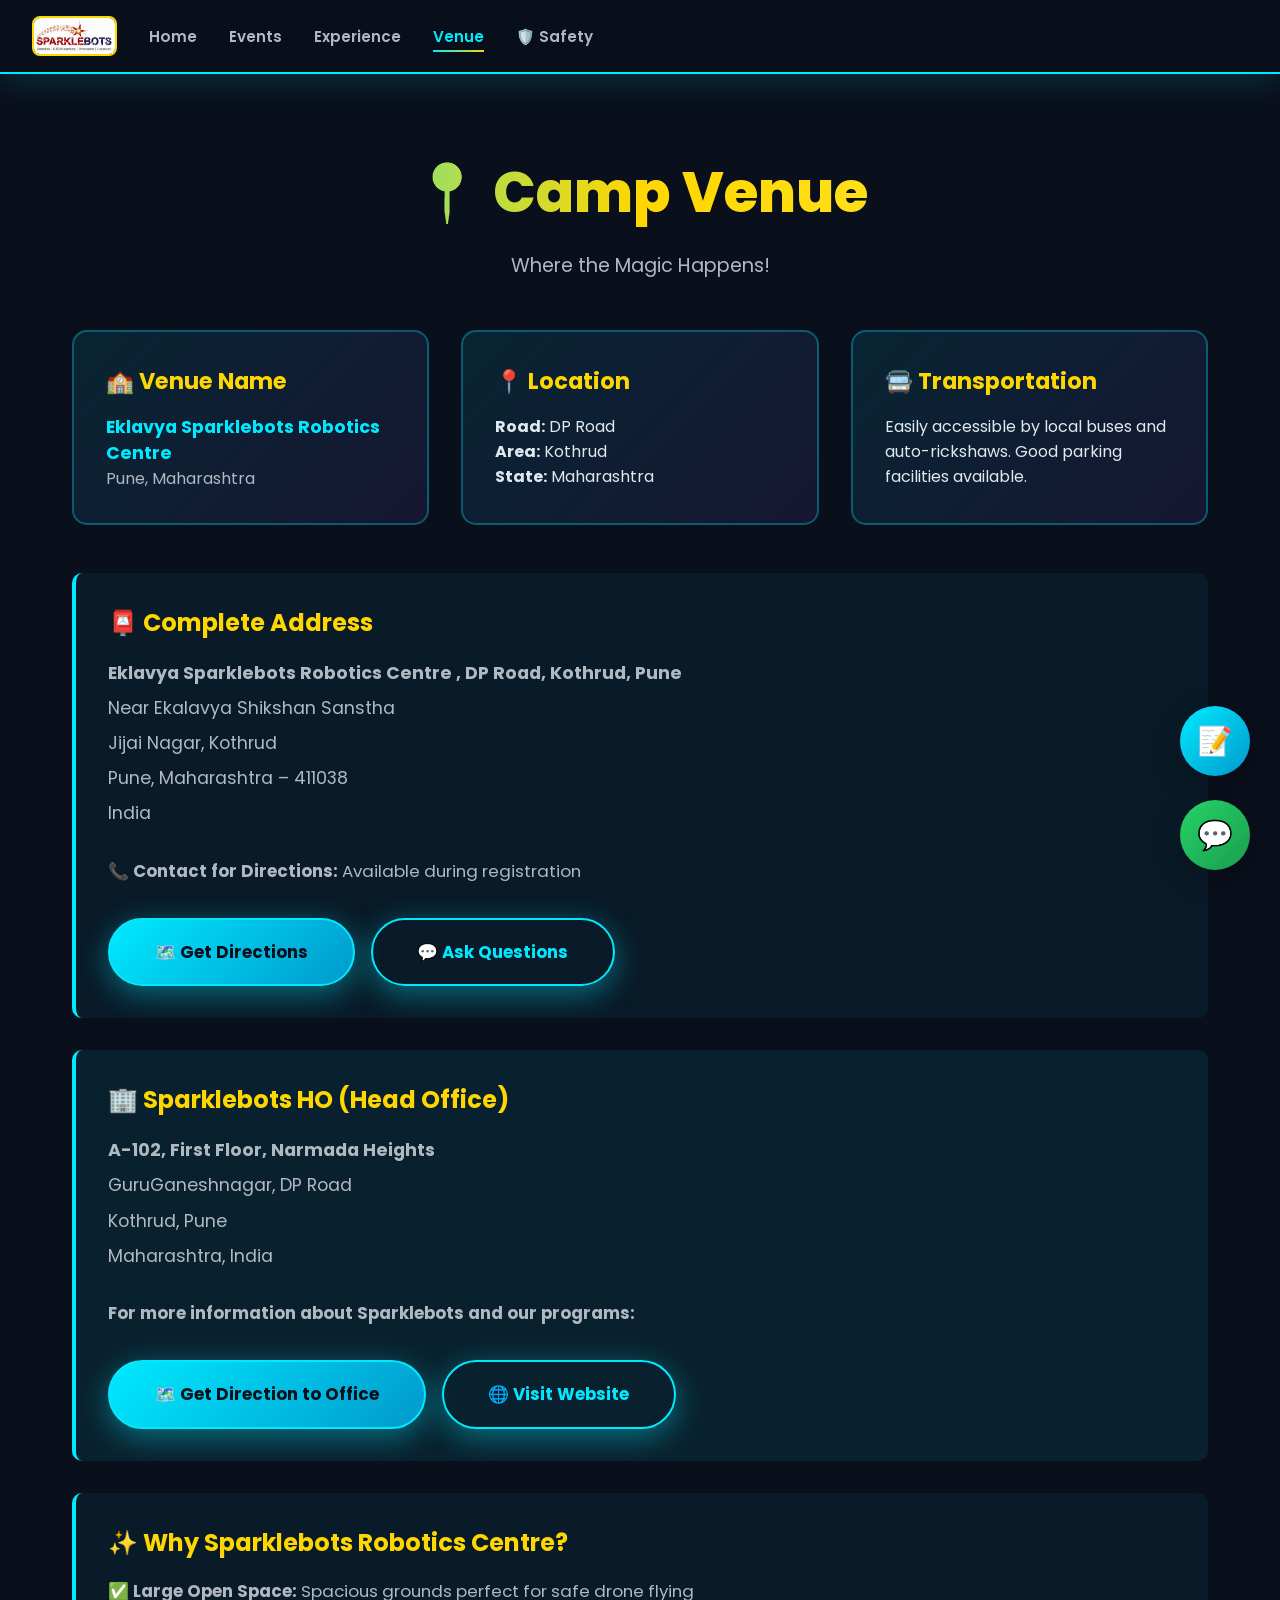
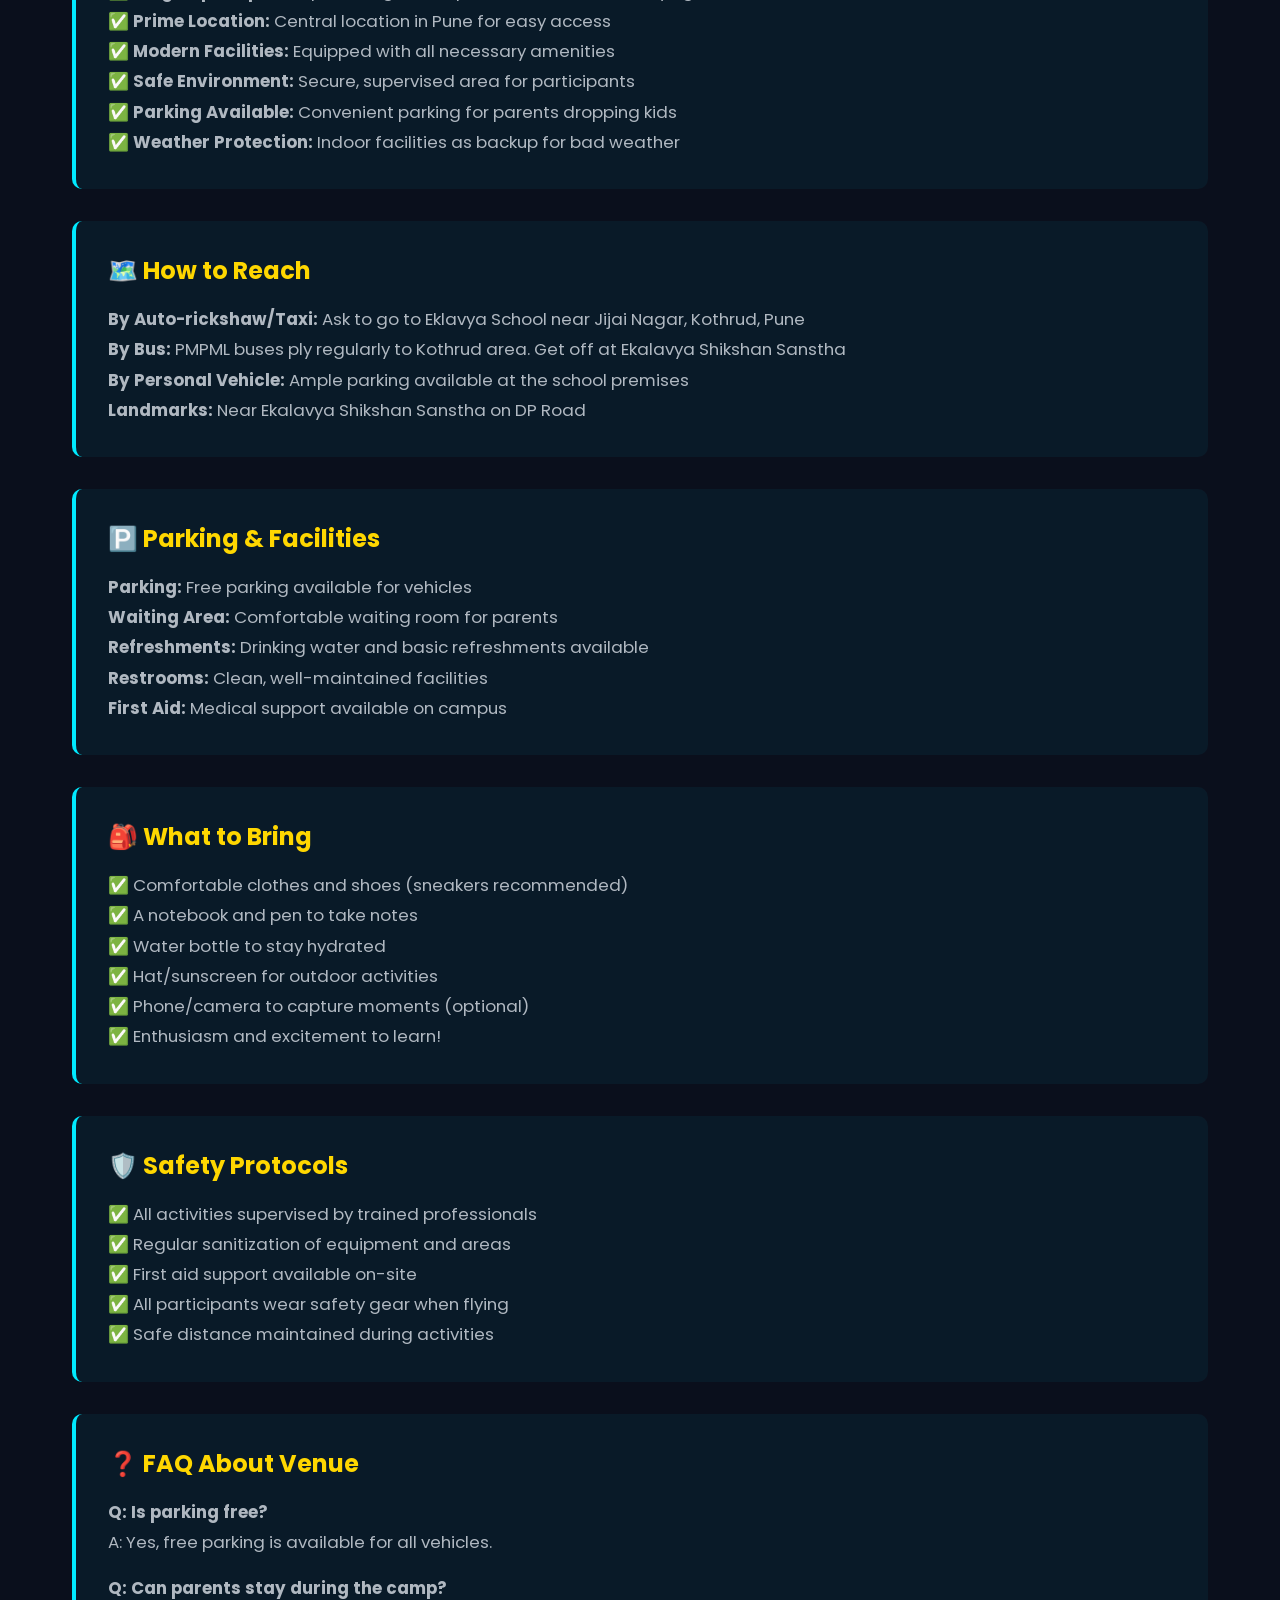
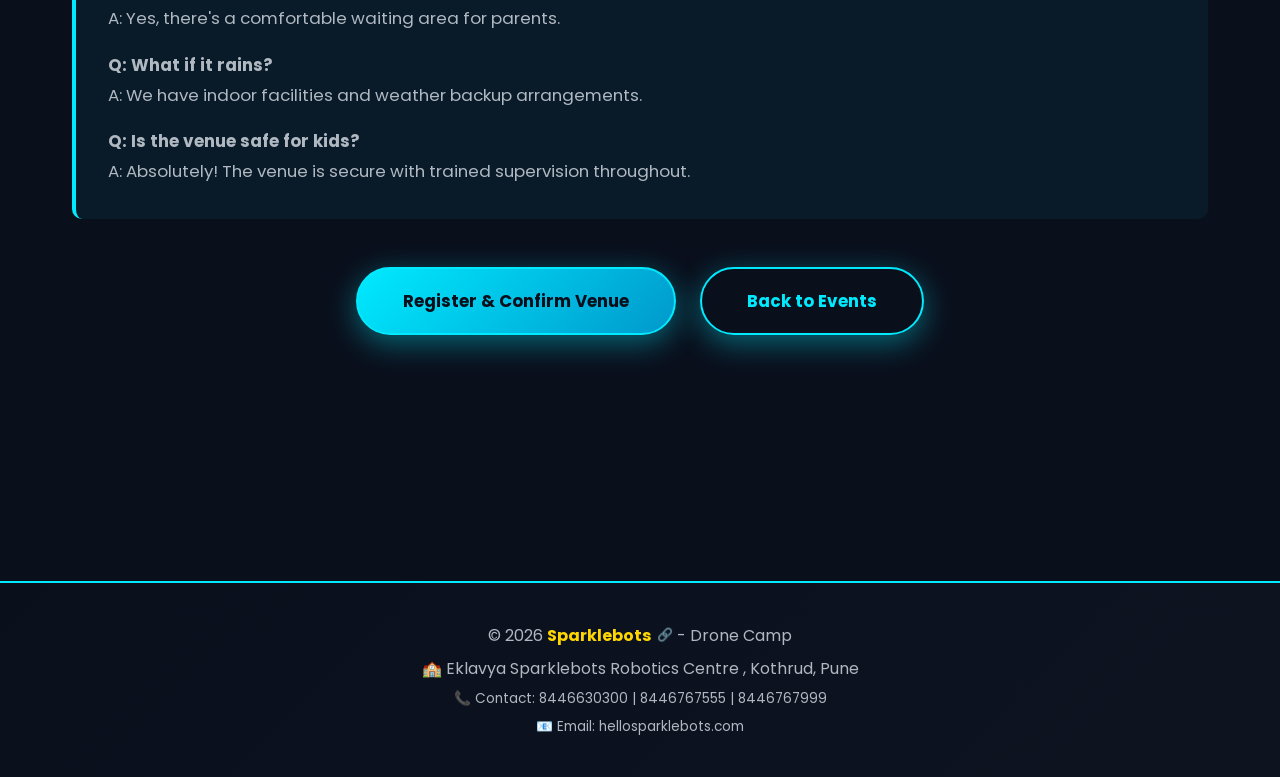
<file: venue.html>
<!doctype html>
<html lang="en">
  <head>
    <meta charset="UTF-8" />
    <meta name="viewport" content="width=device-width, initial-scale=1.0" />
    <title>Venue - Drone Camp</title>
    <link
      href="https://fonts.googleapis.com/css2?family=Poppins:wght@300;400;600;700;800&display=swap"
      rel="stylesheet" />
    <link rel="stylesheet" href="style.css" />
  </head>
  <body>
    <!-- Navigation -->
    <nav class="navbar">
      <div class="nav-container">
        <div class="nav-logo">
          <span
            class="logo-text"
            onclick="
              window.open('https://sparkle-bot.vercel.app', '_blank');
              return false;
            ">
            <img src="logo.jpg" alt="Logo" class="logo-img" />
          </span>
        </div>

        <ul class="nav-menu">
          <li><a href="index.html" class="nav-link">Home</a></li>
          <li><a href="events.html" class="nav-link">Events</a></li>
          <li><a href="experience.html" class="nav-link">Experience</a></li>
          <li><a href="venue.html" class="nav-link">Venue</a></li>
          <li>
            <a
              href="javascript:void(0)"
              onclick="openSafetyModal()"
              class="nav-link"
              >🛡️ Safety</a
            >
          </li>
        </ul>

        <div class="hamburger">
          <span></span>
          <span></span>
          <span></span>
        </div>
      </div>
    </nav>

    <!-- Main Content -->
    <section class="page-section">
      <div class="page-header">
        <h1 class="page-title">📍 Camp Venue</h1>
        <p class="page-subtitle">Where the Magic Happens!</p>
      </div>

      <!-- Venue Info Cards -->
      <div class="events-grid">
        <div class="event-card">
          <h3>🏫 Venue Name</h3>
          <p
            style="
              font-size: 1.1rem;
              color: var(--neon-blue);
              font-weight: 700;
            ">
            Eklavya Sparklebots Robotics Centre
          </p>
          <p style="color: var(--text-gray)">Pune, Maharashtra</p>
        </div>

        <div class="event-card">
          <h3>📍 Location</h3>
          <p><strong>Road:</strong> DP Road</p>
          <p><strong>Area:</strong> Kothrud</p>
          <p><strong>State:</strong> Maharashtra</p>
        </div>

        <div class="event-card">
          <h3>🚍 Transportation</h3>
          <p>
            Easily accessible by local buses and auto-rickshaws. Good parking
            facilities available.
          </p>
        </div>
      </div>

      <!-- Complete Address -->
      <div class="info-section">
        <h3>📮 Complete Address</h3>
        <p style="font-size: 1.1rem; line-height: 2">
          <strong
            >Eklavya Sparklebots Robotics Centre , DP Road, Kothrud,
            Pune</strong
          ><br />
          Near Ekalavya Shikshan Sanstha<br />
          Jijai Nagar, Kothrud<br />
          Pune, Maharashtra – 411038<br />
          India
        </p>
        <p style="margin-top: 1.5rem">
          <strong>📞 Contact for Directions:</strong> Available during
          registration
        </p>
        <div
          style="margin-top: 2rem; display: flex; gap: 1rem; flex-wrap: wrap">
          <button
            onclick="
              window.open(
                'https://www.google.com/maps/search/Sparklebots+Robotics+Innovation+and+Research+Labs,+Narmada+Heights,+DP+Rd,+Gananjay+Society,+Guruganesh+Nagar,+Kothrud,+Pune,+Maharashtra+411038',
                '_blank',
              )
            "
            class="btn btn-primary">
            🗺️ Get Directions
          </button>
          <button onclick="openWhatsApp()" class="btn btn-secondary">
            💬 Ask Questions
          </button>
        </div>
      </div>

      <!-- Sparklebots Head Office -->
      <div
        class="info-section"
        style="
          background: rgba(0, 234, 255, 0.08);
          border-left: 4px solid var(--neon-blue);
        ">
        <h3>🏢 Sparklebots HO (Head Office)</h3>
        <p style="font-size: 1.1rem; line-height: 2">
          <strong>A-102, First Floor, Narmada Heights</strong><br />
          GuruGaneshnagar, DP Road<br />
          Kothrud, Pune<br />
          Maharashtra, India
        </p>
        <p style="margin-top: 1.5rem">
          <strong
            >For more information about Sparklebots and our programs:</strong
          >
        </p>
        <div
          style="margin-top: 2rem; display: flex; gap: 1rem; flex-wrap: wrap">
          <button
            onclick="
              window.open(
                'https://www.google.com/maps/search/Sparklebots+Robotics+Innovation+and+Research+Labs,+Narmada+Heights,+DP+Rd,+Gananjay+Society,+Guruganesh+Nagar,+Kothrud,+Pune,+Maharashtra+411038',
                '_blank',
              )
            "
            class="btn btn-primary">
            🗺️ Get Direction to Office
          </button>
          <a
            href="https://sparkle-bot.vercel.app"
            target="_blank"
            class="btn btn-secondary"
            style="
              text-decoration: none;
              display: flex;
              align-items: center;
              justify-content: center;
            ">
            🌐 Visit Website
          </a>
        </div>
      </div>

      <!-- Why This Venue? -->
      <div class="info-section">
        <h3>✨ Why Sparklebots Robotics Centre?</h3>
        <p>
          ✅ <strong>Large Open Space:</strong> Spacious grounds perfect for
          safe drone flying
        </p>
        <p>
          ✅ <strong>Prime Location:</strong> Central location in Pune for easy
          access
        </p>
        <p>
          ✅ <strong>Modern Facilities:</strong> Equipped with all necessary
          amenities
        </p>
        <p>
          ✅ <strong>Safe Environment:</strong> Secure, supervised area for
          participants
        </p>
        <p>
          ✅ <strong>Parking Available:</strong> Convenient parking for parents
          dropping kids
        </p>
        <p>
          ✅ <strong>Weather Protection:</strong> Indoor facilities as backup
          for bad weather
        </p>
      </div>

      <!-- Directions & Access -->
      <div class="info-section">
        <h3>🗺️ How to Reach</h3>
        <p>
          <strong>By Auto-rickshaw/Taxi:</strong> Ask to go to Eklavya School
          near Jijai Nagar, Kothrud, Pune
        </p>
        <p>
          <strong>By Bus:</strong> PMPML buses ply regularly to Kothrud area.
          Get off at Ekalavya Shikshan Sanstha
        </p>
        <p>
          <strong>By Personal Vehicle:</strong> Ample parking available at the
          school premises
        </p>
        <p>
          <strong>Landmarks:</strong> Near Ekalavya Shikshan Sanstha on DP Road
        </p>
      </div>

      <!-- Parking Info -->
      <div class="info-section">
        <h3>🅿️ Parking & Facilities</h3>
        <p><strong>Parking:</strong> Free parking available for vehicles</p>
        <p>
          <strong>Waiting Area:</strong> Comfortable waiting room for parents
        </p>
        <p>
          <strong>Refreshments:</strong> Drinking water and basic refreshments
          available
        </p>
        <p><strong>Restrooms:</strong> Clean, well-maintained facilities</p>
        <p><strong>First Aid:</strong> Medical support available on campus</p>
      </div>

      <!-- What to Bring -->
      <div class="info-section">
        <h3>🎒 What to Bring</h3>
        <p>✅ Comfortable clothes and shoes (sneakers recommended)</p>
        <p>✅ A notebook and pen to take notes</p>
        <p>✅ Water bottle to stay hydrated</p>
        <p>✅ Hat/sunscreen for outdoor activities</p>
        <p>✅ Phone/camera to capture moments (optional)</p>
        <p>✅ Enthusiasm and excitement to learn!</p>
      </div>

      <!-- COVID/Safety Info -->
      <div class="info-section">
        <h3>🛡️ Safety Protocols</h3>
        <p>✅ All activities supervised by trained professionals</p>
        <p>✅ Regular sanitization of equipment and areas</p>
        <p>✅ First aid support available on-site</p>
        <p>✅ All participants wear safety gear when flying</p>
        <p>✅ Safe distance maintained during activities</p>
      </div>

      <!-- FAQ -->
      <div class="info-section">
        <h3>❓ FAQ About Venue</h3>
        <p><strong>Q: Is parking free?</strong></p>
        <p>A: Yes, free parking is available for all vehicles.</p>

        <p style="margin-top: 1rem">
          <strong>Q: Can parents stay during the camp?</strong>
        </p>
        <p>A: Yes, there's a comfortable waiting area for parents.</p>

        <p style="margin-top: 1rem"><strong>Q: What if it rains?</strong></p>
        <p>A: We have indoor facilities and weather backup arrangements.</p>

        <p style="margin-top: 1rem">
          <strong>Q: Is the venue safe for kids?</strong>
        </p>
        <p>
          A: Absolutely! The venue is secure with trained supervision
          throughout.
        </p>
      </div>

      <!-- CTA Buttons -->
      <div class="cta-buttons" style="margin-top: 3rem">
        <a href="registration.html" class="btn btn-primary"
          >Register & Confirm Venue</a
        >
        <a href="events.html" class="btn btn-secondary">Back to Events</a>
      </div>
    </section>

    <!-- Footer -->
    <footer>
      <p>
        &copy; 2026
        <a
          href="javascript:void(0)"
          onclick="window.open('https://sparkle-bot.vercel.app', '_blank')"
          class="sparkle-link"
          >Sparklebots</a
        >
        - Drone Camp
      </p>
      <p>🏫 Eklavya Sparklebots Robotics Centre , Kothrud, Pune</p>
      <div style="margin-top: 0.5rem; font-size: 0.85rem">
        <p>📞 Contact: 8446630300 | 8446767555 | 8446767999</p>
        <p>📧 Email: hellosparklebots.com</p>
      </div>
    </footer>

    <!-- Floating Action Buttons -->
    <div class="floating-buttons">
      <a href="registration.html" class="fab fab-register" title="Register Now">
        <span class="fab-icon">📝</span>
        <span class="fab-label">Register</span>
      </a>
      <button
        class="fab fab-whatsapp"
        onclick="openWhatsApp()"
        title="Chat on WhatsApp">
        <span class="fab-icon">💬</span>
        <span class="fab-label">WhatsApp</span>
      </button>
    </div>

    <!-- Safety Protocols Modal -->
    <div id="safetyModal" class="modal">
      <div class="modal-content">
        <div class="modal-header">
          <h2 class="modal-title">🛡️ Safety Protocols</h2>
          <button class="modal-close" onclick="closeSafetyModal()">
            &times;
          </button>
        </div>
        <div class="modal-body">
          <p>
            ✅
            <strong>All activities supervised by trained professionals</strong>
          </p>
          <p>
            Our experienced trainers ensure complete supervision throughout all
            drone flying activities.
          </p>

          <p>✅ <strong>Regular sanitization of equipment and areas</strong></p>
          <p>
            All drones and equipment are thoroughly sanitized before and after
            use to maintain hygiene standards.
          </p>

          <p>✅ <strong>First aid support available on-site</strong></p>
          <p>
            Certified first aid personnel are present at all times during the
            camp.
          </p>

          <p>
            ✅ <strong>All participants wear safety gear when flying</strong>
          </p>
          <p>
            Safety helmets and protective gear are mandatory for all
            participants during drone operations.
          </p>

          <p>✅ <strong>Safe distance maintained during activities</strong></p>
          <p>
            All activities are conducted in designated safe zones with proper
            distance maintained from spectators.
          </p>
        </div>
        <div class="modal-footer">
          <button onclick="openWhatsApp()">💬 Ask Questions</button>
          <button onclick="closeSafetyModal()">Close</button>
        </div>
      </div>
    </div>

    <!-- Camp Info Modal -->
    <div id="campInfoModal" class="modal">
      <div class="modal-content">
        <div class="modal-header">
          <h2 class="modal-title">🚁 Camp Information</h2>
          <button class="modal-close" onclick="closeCampInfoModal()">
            &times;
          </button>
        </div>
        <div class="modal-body">
          <p><strong>📅 Duration:</strong> 5 Days (20-24 April 2026)</p>
          <p>
            Intensive hands-on training program for young drone enthusiasts.
          </p>

          <p><strong>⏰ Daily Duration:</strong> 2 Hours per Day</p>
          <p>Flexible batch timings available:</p>
          <p>• Batch 1: 9:00 AM - 11:00 AM</p>
          <p>• Batch 2: 4:00 PM - 6:00 PM</p>

          <p><strong>💰 Registration Fee:</strong> ₹500 (Pay to scanner )</p>

          <p><strong>👥 Batch Size:</strong> Maximum 20 students per batch</p>
          <p>Trainer-student ratio of 1:8 for personalized attention.</p>

          <p><strong>👥 Age Group:</strong> 8-16 Years</p>
          <p>
            Suitable for all age groups within this range, no prior experience
            required.
          </p>

          <p>
            <strong>📑 Venue:</strong> Eklavya Sparklebots Robotics Centre , DP
            Road, Kothrud, Pune
          </p>
        </div>
        <div class="modal-footer">
          <a href="registration.html" style="text-decoration: none; flex: 1">
            <button style="width: 100%">📝 Register Now</button>
          </a>
          <button onclick="closeCampInfoModal()">Close</button>
        </div>
      </div>
    </div>

    <!-- Expert Certificate Modal -->
    <div id="certificateModal" class="modal">
      <div class="modal-content">
        <div class="modal-header">
          <h2 class="modal-title">🏆 Expert Certificate</h2>
          <button class="modal-close" onclick="closeCertificateModal()">
            &times;
          </button>
        </div>
        <div class="modal-body">
          <p><strong>📜 Professional Recognition</strong></p>
          <p>
            After successfully completing the 5-day camp, every participant
            receives an official drone flying certificate from expert trainers.
          </p>

          <p><strong>✅ Certificate Benefits</strong></p>
          <p>
            This certificate is recognized and can be added to your portfolio,
            resume, or academic profile.
          </p>

          <p><strong>🎓 Proof of Achievement</strong></p>
          <p>The certificate validates your:</p>
          <p>• Basic drone flying skills and knowledge</p>
          <p>• Safety protocol understanding</p>
          <p>• Technical proficiency with modern drones</p>
          <p>• Completion of structured training program</p>

          <p><strong>👴‍👼 Issued by Experts</strong></p>
          <p>
            All certificates are signed and issued by our certified professional
            trainers with years of industry experience.
          </p>

          <p><strong>🌟 Career Building</strong></p>
          <p>This certification can help you in:</p>
          <p>• School/college projects and competitions</p>

          <p>• Building a foundation for a career in drone technology</p>
          <p>• Demonstrating commitment to learning new skills</p>
        </div>
        <div class="modal-footer">
          <a href="registration.html" style="text-decoration: none; flex: 1">
            <button style="width: 100%">📝 Register Now</button>
          </a>
          <button onclick="closeCertificateModal()">Close</button>
        </div>
      </div>
    </div>

    <!-- Expert Trainers Modal -->
    <div id="trainersModal" class="modal">
      <div class="modal-content">
        <div class="modal-header">
          <h2 class="modal-title">👨‍🏫 Expert Trainers</h2>
          <button class="modal-close" onclick="closeTrainersModal()">
            &times;
          </button>
        </div>
        <div class="modal-body">
          <p><strong>👨‍🎓 Professional & Experienced</strong></p>
          <p>
            Our trainers have years of industry experience in drone technology
            and aviation.
          </p>

          <p><strong>🎯 Specialized Training</strong></p>
          <p>
            Each trainer is specialized in different aspects of drone flying:
          </p>
          <p>• Flight dynamics and control</p>
          <p>• Safety protocols and emergency procedures</p>
          <p>• Advanced maneuvers and competitions</p>
          <p>• Technical knowledge and maintenance</p>

          <p><strong>🏆 Certified Professionals</strong></p>
          <p>
            All trainers are certified in drone operations and emergency
            response.
          </p>

          <p><strong>👥 Personalized Attention</strong></p>
          <p>
            1:8 trainer-to-student ratio ensures each participant gets dedicated
            guidance.
          </p>

          <p><strong>💡 Teaching Excellence</strong></p>
          <p>
            Passionate educators dedicated to making learning fun and memorable
            for young pilots.
          </p>
        </div>
        <div class="modal-footer">
          <a href="registration.html" style="text-decoration: none; flex: 1">
            <button style="width: 100%">📝 Register Now</button>
          </a>
          <button onclick="closeTrainersModal()">Close</button>
        </div>
      </div>
    </div>

    <!-- Hands-On Experience Modal -->
    <div id="handsOnModal" class="modal">
      <div class="modal-content">
        <div class="modal-header">
          <h2 class="modal-title">✋ Hands-On Experience</h2>
          <button class="modal-close" onclick="closeHandsOnModal()">
            &times;
          </button>
        </div>
        <div class="modal-body">
          <p><strong>🚁 Extensive Flight Time</strong></p>
          <p>
            Every participant gets real hands-on flying time with modern drones
            - not just theory!
          </p>

          <p><strong>🎮 Learn by Doing</strong></p>
          <p>Progressive training from basic controls to advanced maneuvers:</p>
          <p>• Hover and basic movement</p>
          <p>• Forward, backward, and lateral flight</p>
          <p>• Advanced tricks and stunts</p>
          <p>• Precision flying and competitions</p>

          <p><strong>🏁 Live Competitions</strong></p>
          <p>
            Participate in exciting daily challenges, obstacle courses, and
            drone racing events.
          </p>

          <p><strong>📱 Modern Equipment</strong></p>
          <p>
            Fly cutting-edge drones with cameras, stabilizers, and advanced
            sensors.
          </p>

          <p><strong>🎓 Practical Knowledge</strong></p>
          <p>
            Learn maintenance, troubleshooting, and technical aspects through
            hands-on practice.
          </p>
        </div>
        <div class="modal-footer">
          <a href="registration.html" style="text-decoration: none; flex: 1">
            <button style="width: 100%">📝 Register Now</button>
          </a>
          <button onclick="closeHandsOnModal()">Close</button>
        </div>
      </div>
    </div>

    <!-- Ages 8-16 Modal -->
    <div id="agesModal" class="modal">
      <div class="modal-content">
        <div class="modal-header">
          <h2 class="modal-title">👥 Ages 8-16 | Family Friendly</h2>
          <button class="modal-close" onclick="closeAgesModal()">
            &times;
          </button>
        </div>
        <div class="modal-body">
          <p><strong>🎯 Perfect for All Skill Levels</strong></p>
          <p>
            No prior experience required! Complete beginners welcome. We teach
            from scratch.
          </p>

          <p><strong>👧 Age-Appropriate Training</strong></p>
          <p>
            Program designed specifically for young learners aged 8-16 years:
          </p>
          <p>
            • Younger kids (8-10): Basic flying and introduction to technology
          </p>
          <p>
            • Middle kids (11-13): Advanced skills and competitive activities
          </p>
          <p>
            • Older kids (14-16): Expert techniques and leadership opportunities
          </p>

          <p><strong>👨‍👩‍👧‍👦 Family-Friendly Environment</strong></p>
          <p>
            Safe, supervised space where parents can observe and participate in
            activities.
          </p>

          <p><strong>🛡️ Safety First</strong></p>
          <p>
            All activities supervised by trained professionals with safety gear
            and protocols.
          </p>

          <p><strong>🏫 Educational & Fun</strong></p>
          <p>
            Learn STEM concepts (Science, Technology, Engineering, Math) while
            having incredible fun!
          </p>

          <p><strong>👥 Make Friends</strong></p>
          <p>
            Connect with other young drone enthusiasts, build teamwork skills,
            and lasting friendships.
          </p>
        </div>
        <div class="modal-footer">
          <a href="registration.html" style="text-decoration: none; flex: 1">
            <button style="width: 100%">📝 Register Now</button>
          </a>
          <button onclick="closeAgesModal()">Close</button>
        </div>
      </div>
    </div>

    <script src="script.js"></script>
  </body>
</html>
</file>
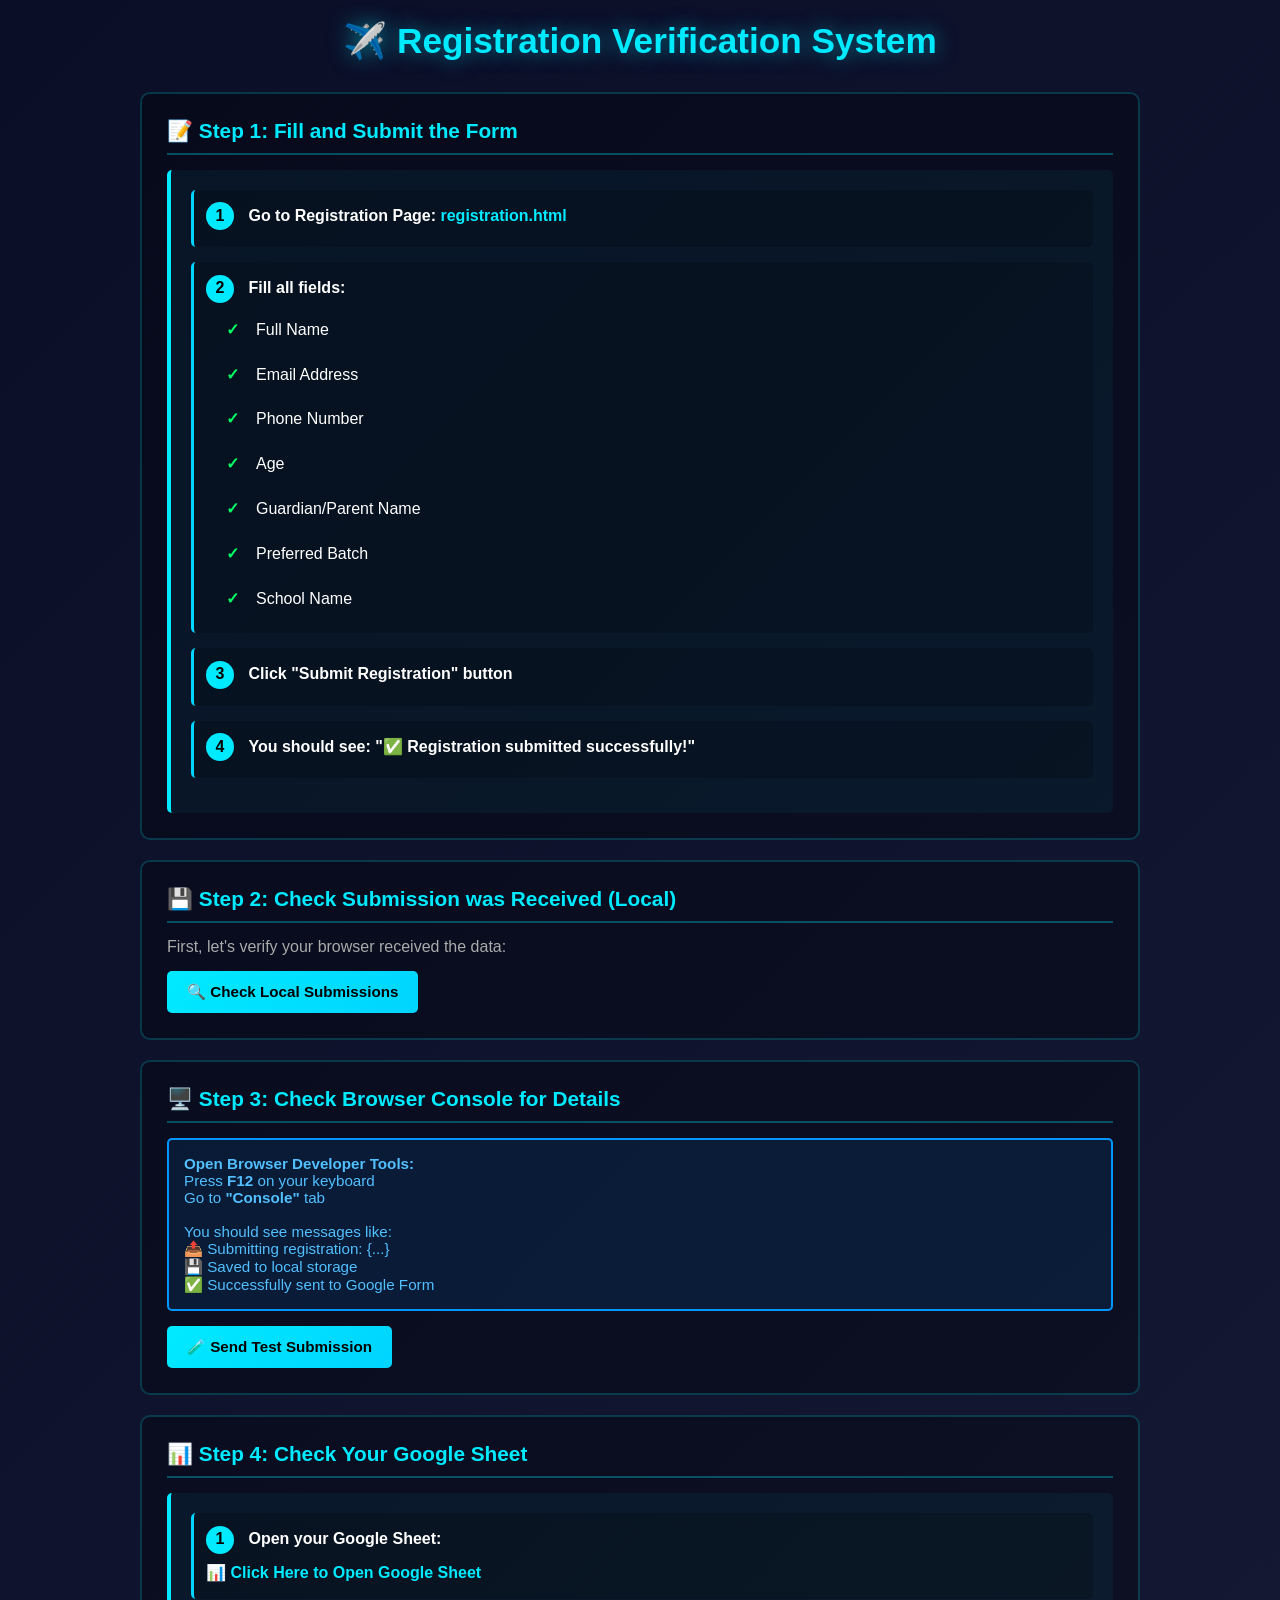
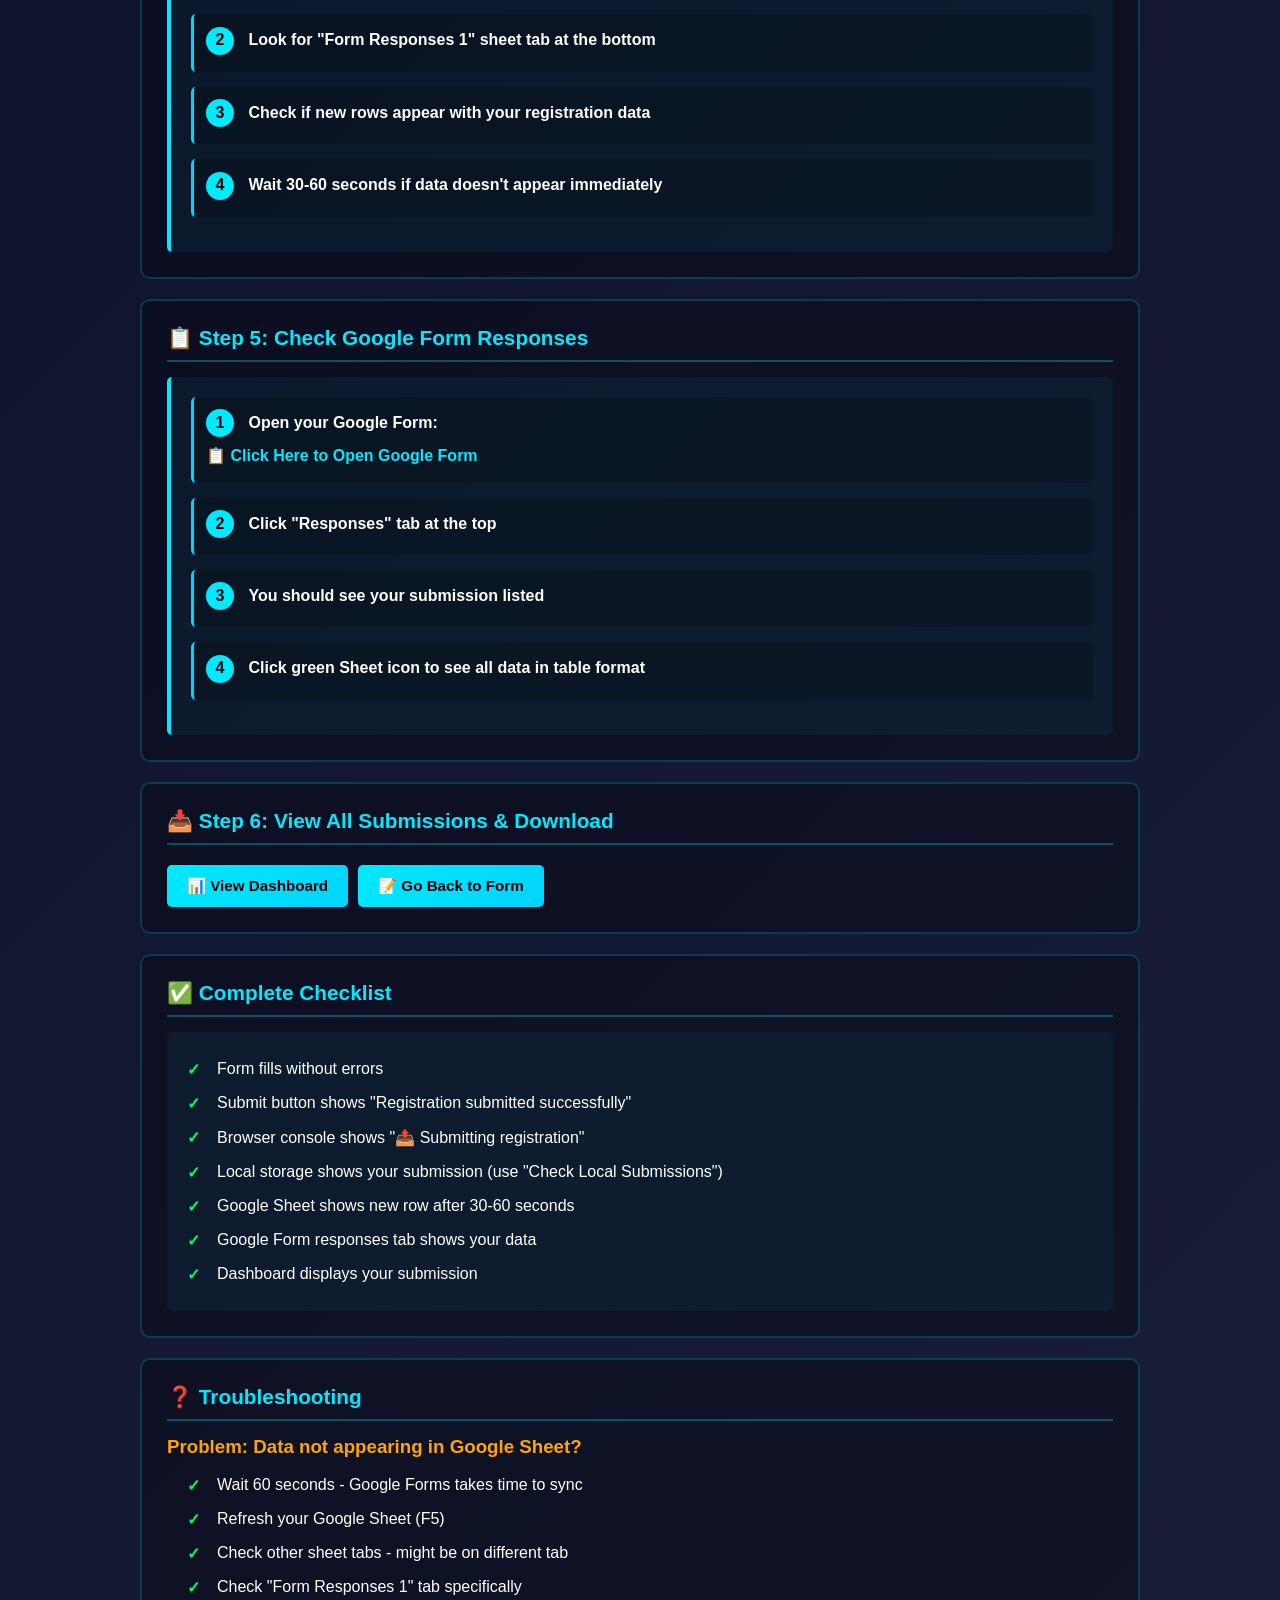
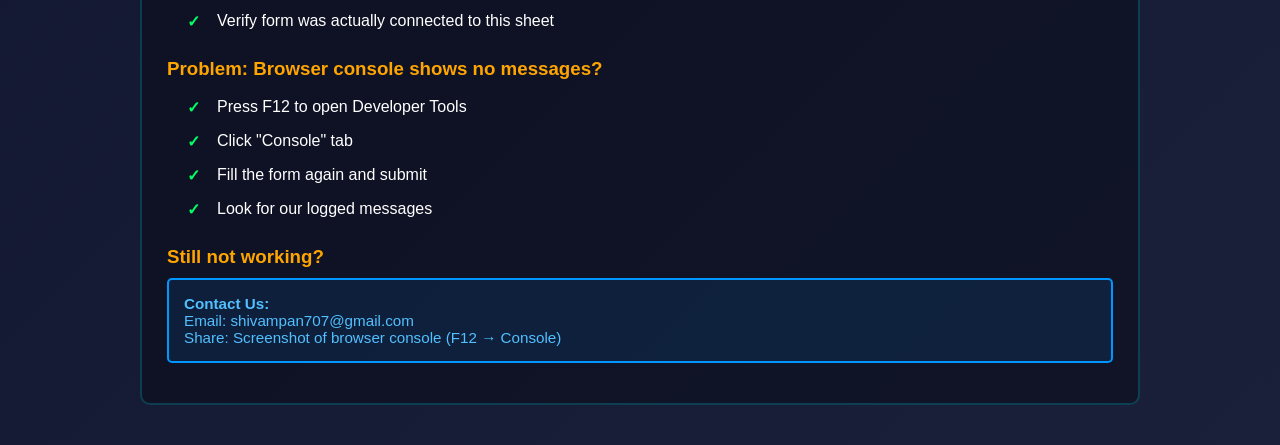
<file: verify.html>
<!doctype html>
<html lang="en">
  <head>
    <meta charset="UTF-8" />
    <meta name="viewport" content="width=device-width, initial-scale=1.0" />
    <title>Registration Verification - Drone Camp</title>
    <style>
      * {
        margin: 0;
        padding: 0;
        box-sizing: border-box;
      }

      body {
        font-family: "Poppins", sans-serif;
        background: linear-gradient(135deg, #0a0e27 0%, #1a1f3a 100%);
        color: #fff;
        padding: 20px;
        min-height: 100vh;
      }

      .container {
        max-width: 1000px;
        margin: 0 auto;
      }

      h1 {
        text-align: center;
        margin-bottom: 30px;
        color: #00eaff;
        font-size: 2.2em;
        text-shadow: 0 0 20px rgba(0, 234, 255, 0.5);
      }

      .section {
        background: rgba(0, 0, 0, 0.3);
        border: 2px solid rgba(0, 234, 255, 0.2);
        border-radius: 10px;
        padding: 25px;
        margin-bottom: 20px;
      }

      .section h2 {
        color: #00eaff;
        margin-bottom: 15px;
        font-size: 1.3em;
        border-bottom: 2px solid rgba(0, 234, 255, 0.3);
        padding-bottom: 10px;
      }

      .steps {
        background: rgba(0, 234, 255, 0.05);
        border-left: 4px solid #00eaff;
        padding: 20px;
        border-radius: 5px;
        line-height: 1.8;
      }

      .step-item {
        margin-bottom: 15px;
        background: rgba(0, 0, 0, 0.2);
        padding: 12px;
        border-radius: 5px;
        border-left: 3px solid #00d4ff;
      }

      .step-num {
        background: #00eaff;
        color: #000;
        width: 28px;
        height: 28px;
        border-radius: 50%;
        display: inline-flex;
        align-items: center;
        justify-content: center;
        font-weight: bold;
        margin-right: 10px;
        margin-bottom: 5px;
      }

      .button-group {
        display: flex;
        gap: 10px;
        margin-top: 20px;
        flex-wrap: wrap;
      }

      button {
        background: linear-gradient(135deg, #00eaff 0%, #00d4ff 100%);
        color: #000;
        border: none;
        padding: 12px 20px;
        border-radius: 5px;
        font-weight: 600;
        cursor: pointer;
        transition: all 0.3s ease;
        font-size: 0.95em;
      }

      button:hover {
        transform: translateY(-2px);
        box-shadow: 0 5px 15px rgba(0, 234, 255, 0.4);
      }

      .info-box {
        background: rgba(0, 150, 255, 0.1);
        border: 2px solid #0096ff;
        color: #52bfff;
        padding: 15px;
        border-radius: 5px;
        margin-bottom: 15px;
        font-size: 0.95em;
      }

      .success {
        background: rgba(0, 255, 100, 0.1);
        border: 2px solid #00ff64;
        color: #00ff64;
        padding: 15px;
        border-radius: 5px;
        margin-top: 15px;
      }

      .warning {
        background: rgba(255, 165, 0, 0.1);
        border: 2px solid #ffa500;
        color: #ffa500;
        padding: 15px;
        border-radius: 5px;
        margin-top: 15px;
      }

      .error {
        background: rgba(255, 0, 0, 0.1);
        border: 2px solid #ff0000;
        color: #ff6b6b;
        padding: 15px;
        border-radius: 5px;
        margin-top: 15px;
      }

      table {
        width: 100%;
        border-collapse: collapse;
        margin-top: 15px;
      }

      th {
        background: rgba(0, 234, 255, 0.2);
        color: #00eaff;
        padding: 10px;
        text-align: left;
        border-bottom: 2px solid #00eaff;
      }

      td {
        padding: 10px;
        border-bottom: 1px solid rgba(0, 234, 255, 0.1);
      }

      tr:hover {
        background: rgba(0, 234, 255, 0.05);
      }

      .link {
        color: #00eaff;
        text-decoration: none;
        font-weight: 600;
      }

      .link:hover {
        text-decoration: underline;
      }

      .checklist {
        list-style: none;
      }

      .checklist li {
        padding: 8px 0;
        padding-left: 30px;
        position: relative;
      }

      .checklist li:before {
        content: "✓";
        position: absolute;
        left: 0;
        color: #00ff64;
        font-weight: bold;
      }
    </style>
  </head>
  <body>
    <div class="container">
      <h1>✈️ Registration Verification System</h1>

      <!-- Step 1: Fill the Form -->
      <div class="section">
        <h2>📝 Step 1: Fill and Submit the Form</h2>
        <div class="steps">
          <div class="step-item">
            <span class="step-num">1</span>
            <strong>Go to Registration Page:</strong>
            <a href="registration.html" class="link">registration.html</a>
          </div>
          <div class="step-item">
            <span class="step-num">2</span>
            <strong>Fill all fields:</strong>
            <ul class="checklist" style="margin-left: 20px">
              <li>Full Name</li>
              <li>Email Address</li>
              <li>Phone Number</li>
              <li>Age</li>
              <li>Guardian/Parent Name</li>
              <li>Preferred Batch</li>
              <li>School Name</li>
            </ul>
          </div>
          <div class="step-item">
            <span class="step-num">3</span>
            <strong>Click "Submit Registration" button</strong>
          </div>
          <div class="step-item">
            <span class="step-num">4</span>
            <strong
              >You should see: "✅ Registration submitted successfully!"</strong
            >
          </div>
        </div>
      </div>

      <!-- Step 2: Check Local Submission -->
      <div class="section">
        <h2>💾 Step 2: Check Submission was Received (Local)</h2>
        <p style="margin-bottom: 15px; color: #aaa">
          First, let's verify your browser received the data:
        </p>
        <button onclick="checkLocalStorage()">
          🔍 Check Local Submissions
        </button>
        <div id="localResult"></div>
      </div>

      <!-- Step 3: Check Browser Console -->
      <div class="section">
        <h2>🖥️ Step 3: Check Browser Console for Details</h2>
        <div class="info-box">
          <strong>Open Browser Developer Tools:</strong><br />
          Press <strong>F12</strong> on your keyboard<br />
          Go to <strong>"Console"</strong> tab<br />
          <br />
          You should see messages like:<br />
          📤 Submitting registration: {...}<br />
          💾 Saved to local storage<br />
          ✅ Successfully sent to Google Form
        </div>
        <button onclick="testForm()">🧪 Send Test Submission</button>
        <div id="testResult"></div>
      </div>

      <!-- Step 4: Check Google Sheet -->
      <div class="section">
        <h2>📊 Step 4: Check Your Google Sheet</h2>
        <div class="steps">
          <div class="step-item">
            <span class="step-num">1</span>
            <strong>Open your Google Sheet:</strong><br />
            <a
              href="https://docs.google.com/spreadsheets/d/19okXL3SKm2-gCBe8HiLzfTNWEYookvL42NY4O_ANzBc/edit"
              target="_blank"
              class="link">
              📊 Click Here to Open Google Sheet
            </a>
          </div>
          <div class="step-item">
            <span class="step-num">2</span>
            <strong>Look for "Form Responses 1" sheet tab at the bottom</strong>
          </div>
          <div class="step-item">
            <span class="step-num">3</span>
            <strong
              >Check if new rows appear with your registration data</strong
            >
          </div>
          <div class="step-item">
            <span class="step-num">4</span>
            <strong
              >Wait 30-60 seconds if data doesn't appear immediately</strong
            >
          </div>
        </div>
      </div>

      <!-- Step 5: Check Google Form -->
      <div class="section">
        <h2>📋 Step 5: Check Google Form Responses</h2>
        <div class="steps">
          <div class="step-item">
            <span class="step-num">1</span>
            <strong>Open your Google Form:</strong><br />
            <a
              href="https://forms.gle/9StjmPjZVzbD2sqJ7"
              target="_blank"
              class="link">
              📋 Click Here to Open Google Form
            </a>
          </div>
          <div class="step-item">
            <span class="step-num">2</span>
            <strong>Click "Responses" tab at the top</strong>
          </div>
          <div class="step-item">
            <span class="step-num">3</span>
            <strong>You should see your submission listed</strong>
          </div>
          <div class="step-item">
            <span class="step-num">4</span>
            <strong
              >Click green Sheet icon to see all data in table format</strong
            >
          </div>
        </div>
      </div>

      <!-- Dashboard & Download -->
      <div class="section">
        <h2>📥 Step 6: View All Submissions & Download</h2>
        <div class="button-group">
          <button onclick="window.location.href = 'dashboard.html'">
            📊 View Dashboard
          </button>
          <button onclick="window.location.href = 'registration.html'">
            📝 Go Back to Form
          </button>
        </div>
      </div>

      <!-- Quick Summary -->
      <div class="section">
        <h2>✅ Complete Checklist</h2>
        <div
          style="
            background: rgba(0, 234, 255, 0.05);
            padding: 20px;
            border-radius: 5px;
          ">
          <ul class="checklist">
            <li>Form fills without errors</li>
            <li>Submit button shows "Registration submitted successfully"</li>
            <li>Browser console shows "📤 Submitting registration"</li>
            <li>
              Local storage shows your submission (use "Check Local
              Submissions")
            </li>
            <li>Google Sheet shows new row after 30-60 seconds</li>
            <li>Google Form responses tab shows your data</li>
            <li>Dashboard displays your submission</li>
          </ul>
        </div>
      </div>

      <!-- Troubleshooting -->
      <div class="section">
        <h2>❓ Troubleshooting</h2>

        <div style="margin-bottom: 20px">
          <h3 style="color: #ffa500; margin-bottom: 10px">
            Problem: Data not appearing in Google Sheet?
          </h3>
          <ul class="checklist" style="margin-left: 20px">
            <li>Wait 60 seconds - Google Forms takes time to sync</li>
            <li>Refresh your Google Sheet (F5)</li>
            <li>Check other sheet tabs - might be on different tab</li>
            <li>Check "Form Responses 1" tab specifically</li>
            <li>Verify form was actually connected to this sheet</li>
          </ul>
        </div>

        <div style="margin-bottom: 20px">
          <h3 style="color: #ffa500; margin-bottom: 10px">
            Problem: Browser console shows no messages?
          </h3>
          <ul class="checklist" style="margin-left: 20px">
            <li>Press F12 to open Developer Tools</li>
            <li>Click "Console" tab</li>
            <li>Fill the form again and submit</li>
            <li>Look for our logged messages</li>
          </ul>
        </div>

        <div>
          <h3 style="color: #ffa500; margin-bottom: 10px">
            Still not working?
          </h3>
          <div class="info-box">
            <strong>Contact Us:</strong><br />
            Email: shivampan707@gmail.com<br />
            Share: Screenshot of browser console (F12 → Console)
          </div>
        </div>
      </div>
    </div>

    <script>
      function checkLocalStorage() {
        const submissions = JSON.parse(
          localStorage.getItem("registrations") || "[]",
        );
        let html = "";

        if (submissions.length === 0) {
          html = `
          <div class="warning">
            ⚠️ No submissions found in local storage.<br>
            This means you haven't submitted the form yet on this browser.
          </div>
        `;
        } else {
          html = `
          <div class="success">
            ✅ Found ${submissions.length} submission(s) in local storage!
          </div>
          <table>
            <thead>
              <tr>
                <th>Field</th>
                <th>Value</th>
              </tr>
            </thead>
            <tbody>
        `;

          const lastSubmission = submissions[submissions.length - 1];
          for (let key in lastSubmission) {
            html += `<tr><td>${key}</td><td>${lastSubmission[key]}</td></tr>`;
          }

          html += `
            </tbody>
          </table>
          <div class="info-box" style="margin-top: 15px;">
            Showing latest submission. Total: ${submissions.length}
          </div>
        `;
        }

        document.getElementById("localResult").innerHTML = html;
      }

      function testForm() {
        const testData = {
          timestamp: new Date().toLocaleString(),
          name: "Test User " + Math.random().toString(36).substring(7),
          email: "test@example.com",
          phone: "9999999999",
          age: "12",
          guardian: "Test Parent",
          batch: "B1",
          school: "Test School",
        };

        // Save to localStorage
        let submissions = JSON.parse(
          localStorage.getItem("registrations") || "[]",
        );
        submissions.push(testData);
        localStorage.setItem("registrations", JSON.stringify(submissions));

        // Log for console
        console.log("📤 Test Submission:", testData);
        console.log("💾 Saved to local storage. Total:", submissions.length);

        document.getElementById("testResult").innerHTML = `
        <div class="success">
          ✅ Test submission created!<br>
          Check browser console (F12) for details.<br>
          Check local storage above for confirmation.
        </div>
      `;
      }
    </script>
  </body>
</html>
</file>
<file: style.css>
/* ================ VARIABLES & RESET ================ */
:root {
  --primary-dark: #0a0f1c;
  --secondary-dark: #0d1420;
  --neon-blue: #00eaff;
  --neon-blue-dark: #0099cc;
  --golden: #ffd700;
  --bright-yellow: #ffeb3b;
  --text-gray: #b0b8c1;
  --text-light: #e0e8f0;
  --purple: #8b5cf6;
  --cyan: #06b6d4;
}

* {
  margin: 0;
  padding: 0;
  box-sizing: border-box;
}

html,
body {
  width: 100%;
  font-family: "Poppins", sans-serif;
  background: var(--primary-dark);
  color: var(--text-light);
  overflow-x: hidden;
}

/* ================ NAVBAR ================ */
.navbar {
  position: fixed;
  top: 0;
  width: 100%;
  z-index: 1000;
  background: rgba(10, 15, 28, 0.95);
  backdrop-filter: blur(10px);
  border-bottom: 2px solid var(--neon-blue);
  box-shadow: 0 8px 32px rgba(0, 234, 255, 0.15);
  animation: slideDown 0.6s ease-out;
}

.nav-container {
  max-width: 1400px;
  margin: 0 auto;
  padding: 1rem 2rem;
  display: flex;
  justify-content: space-between;
  align-items: center;
  gap: 2rem;
}

.nav-logo {
  display: flex;
  align-items: center;
  gap: 0.8rem;
  cursor: pointer;
}

.logo-text {
  display: flex;
  align-items: center;
  gap: 0.5rem;
  font-weight: 700;
  color: var(--golden);
  transition: all 0.3s ease;
}

.logo-img {
  height: 40px;
  width: auto;
  border-radius: 8px;
  border: 2px solid var(--golden);
}

.logo-text:hover {
  color: var(--bright-yellow);
  transform: scale(1.05);
}

.sparkle {
  background: linear-gradient(90deg, var(--neon-blue), var(--golden));
  -webkit-background-clip: text;
  -webkit-text-fill-color: transparent;
  background-clip: text;
  font-size: 1.1rem;
}

.nav-menu {
  display: flex;
  list-style: none;
  gap: 2rem;
  flex: 1;
}

.nav-link {
  color: var(--text-gray);
  text-decoration: none;
  font-weight: 600;
  position: relative;
  transition: all 0.3s ease;
  font-size: 0.95rem;
}

.nav-link:hover,
.nav-link.active {
  color: var(--neon-blue);
}

.nav-link::after {
  content: "";
  position: absolute;
  bottom: -5px;
  left: 0;
  width: 0;
  height: 2px;
  background: linear-gradient(90deg, var(--neon-blue), var(--golden));
  transition: width 0.3s ease;
}

.nav-link:hover::after,
.nav-link.active::after {
  width: 100%;
}

.nav-buttons {
  display: flex;
  gap: 1rem;
  align-items: center;
}

.btn-whatsapp,
.btn-register {
  padding: 0.8rem 1.5rem;
  border: none;
  border-radius: 25px;
  font-weight: 600;
  cursor: pointer;
  transition: all 0.3s ease;
  font-size: 0.9rem;
  text-decoration: none;
  display: inline-flex;
  align-items: center;
  gap: 0.5rem;
}

.btn-whatsapp {
  background: linear-gradient(135deg, #25d366, #1a9d4f);
  color: white;
  box-shadow: 0 4px 15px rgba(37, 211, 102, 0.3);
}

.btn-whatsapp:hover {
  transform: translateY(-2px);
  box-shadow: 0 6px 25px rgba(37, 211, 102, 0.5);
}

.btn-register {
  background: linear-gradient(135deg, var(--neon-blue), var(--neon-blue-dark));
  color: var(--primary-dark);
  box-shadow: 0 4px 15px rgba(0, 234, 255, 0.3);
}

.btn-register:hover {
  transform: translateY(-2px);
  box-shadow: 0 6px 25px rgba(0, 234, 255, 0.5);
}

.hamburger {
  display: none;
  flex-direction: column;
  gap: 5px;
  cursor: pointer;
}

.hamburger span {
  width: 25px;
  height: 3px;
  background: var(--neon-blue);
  border-radius: 2px;
  transition: all 0.3s ease;
}

/* ================ FLOATING ACTION BUTTONS ================ */
.floating-buttons {
  position: fixed;
  bottom: 30px;
  right: 30px;
  display: flex;
  gap: 1.5rem;
  z-index: 999;
  flex-direction: column;
}

.fab {
  width: 70px;
  height: 70px;
  border-radius: 50%;
  border: none;
  cursor: pointer;
  font-size: 1.5rem;
  display: flex;
  align-items: center;
  justify-content: center;
  text-decoration: none;
  transition: all 0.3s cubic-bezier(0.34, 1.56, 0.64, 1);
  box-shadow: 0 8px 30px rgba(0, 0, 0, 0.3);
  animation: popIn 0.6s cubic-bezier(0.34, 1.56, 0.64, 1);
  position: relative;
  overflow: hidden;
}

.fab::before {
  content: "";
  position: absolute;
  width: 100%;
  height: 100%;
  border-radius: 50%;
  animation: pulse 2s infinite;
  opacity: 0.5;
}

.fab-whatsapp {
  background: linear-gradient(135deg, #25d366, #1a9d4f);
  color: white;
  animation: popIn 0.6s cubic-bezier(0.34, 1.56, 0.64, 1) 0.2s backwards;
}

.fab-whatsapp:hover {
  transform: scale(1.2) translateY(-10px);
  box-shadow: 0 15px 50px rgba(37, 211, 102, 0.6);
  animation: popInHover 0.5s ease-out;
}

.fab-phone {
  background: linear-gradient(135deg, #ff8c00, #ff6b00);
  color: white;
  animation: popIn 0.6s cubic-bezier(0.34, 1.56, 0.64, 1) 0.3s backwards;
}

.fab-phone:hover {
  transform: scale(1.2) translateY(-10px);
  box-shadow: 0 15px 50px rgba(255, 140, 0, 0.6);
  animation: popInHover 0.5s ease-out;
}

.fab-register {
  background: linear-gradient(135deg, var(--neon-blue), var(--neon-blue-dark));
  color: var(--primary-dark);
  animation: popIn 0.6s cubic-bezier(0.34, 1.56, 0.64, 1) 0.4s backwards;
}

.fab-register:hover {
  transform: scale(1.2) translateY(-10px);
  box-shadow: 0 15px 50px rgba(0, 234, 255, 0.6);
  animation: popInHover 0.5s ease-out;
}

.fab-icon {
  position: relative;
  z-index: 2;
  font-size: 1.8rem;
  animation: bounceIcon 1s infinite;
}

.fab-label {
  position: absolute;
  bottom: -30px;
  background: rgba(0, 0, 0, 0.8);
  color: white;
  padding: 0.5rem 1rem;
  border-radius: 5px;
  font-size: 0.8rem;
  white-space: nowrap;
  opacity: 0;
  transition: all 0.3s ease;
  font-weight: 600;
}

.fab:hover .fab-label {
  opacity: 1;
  bottom: -50px;
}

/* ================ ANIMATIONS ================ */
@keyframes slideDown {
  from {
    opacity: 0;
    transform: translateY(-30px);
  }
  to {
    opacity: 1;
    transform: translateY(0);
  }
}

@keyframes fadeIn {
  from {
    opacity: 0;
  }
  to {
    opacity: 1;
  }
}

@keyframes fadeInUp {
  from {
    opacity: 0;
    transform: translateY(40px);
  }
  to {
    opacity: 1;
    transform: translateY(0);
  }
}

@keyframes slideUp {
  from {
    opacity: 0;
    transform: translateY(30px);
  }
  to {
    opacity: 1;
    transform: translateY(0);
  }
}

@keyframes float {
  0%,
  100% {
    transform: translateY(0px);
  }
  50% {
    transform: translateY(-10px);
  }
}

@keyframes gradientShift {
  0% {
    background-position: 0% center;
  }
  50% {
    background-position: 100% center;
  }
  100% {
    background-position: 0% center;
  }
}

@keyframes glow {
  0%,
  100% {
    box-shadow: 0 0 20px rgba(0, 234, 255, 0.5);
  }
  50% {
    box-shadow: 0 0 35px rgba(0, 234, 255, 0.8);
  }
}

@keyframes slideInLeft {
  from {
    opacity: 0;
    transform: translateX(-50px);
  }
  to {
    opacity: 1;
    transform: translateX(0);
  }
}

@keyframes slideInRight {
  from {
    opacity: 0;
    transform: translateX(50px);
  }
  to {
    opacity: 1;
    transform: translateX(0);
  }
}

@keyframes popIn {
  0% {
    transform: scale(0) translateY(100px);
    opacity: 0;
  }
  50% {
    transform: scale(1.1);
  }
  100% {
    transform: scale(1) translateY(0);
    opacity: 1;
  }
}

@keyframes popInHover {
  0% {
    transform: scale(1.2);
  }
  50% {
    transform: scale(1.15);
  }
  100% {
    transform: scale(1.2);
  }
}

@keyframes pulse {
  0% {
    box-shadow: 0 0 0 0 rgba(255, 255, 255, 0.7);
  }
  70% {
    box-shadow: 0 0 0 20px rgba(255, 255, 255, 0);
  }
  100% {
    box-shadow: 0 0 0 0 rgba(255, 255, 255, 0);
  }
}

@keyframes bounceIcon {
  0%,
  100% {
    transform: translateY(0);
  }
  50% {
    transform: translateY(-5px);
  }
}

/* ================ MODAL ================ */
.modal {
  display: none;
  position: fixed;
  z-index: 10000;
  left: 0;
  top: 0;
  width: 100%;
  height: 100%;
  background-color: rgba(0, 0, 0, 0.8);
  justify-content: center;
  align-items: center;
  backdrop-filter: blur(5px);
  animation: fadeIn 0.3s ease-out;
}

.modal-content {
  background: linear-gradient(
    135deg,
    rgba(10, 15, 28, 0.98),
    rgba(13, 20, 32, 0.98)
  );
  border: 2px solid var(--neon-blue);
  border-radius: 20px;
  padding: 3rem;
  max-width: 700px;
  width: 90%;
  max-height: 80vh;
  overflow-y: auto;
  box-shadow: 0 0 50px rgba(0, 234, 255, 0.5);
  animation: slideUp 0.3s ease-out;
}

.modal-header {
  display: flex;
  justify-content: space-between;
  align-items: center;
  margin-bottom: 2rem;
  border-bottom: 2px solid var(--neon-blue);
  padding-bottom: 1rem;
}

.modal-title {
  font-size: 2rem;
  font-weight: 800;
  background: linear-gradient(90deg, var(--neon-blue), var(--golden));
  -webkit-background-clip: text;
  -webkit-text-fill-color: transparent;
  background-clip: text;
  margin: 0;
}

.modal-close {
  font-size: 2rem;
  font-weight: bold;
  color: var(--neon-blue);
  cursor: pointer;
  border: none;
  background: none;
  transition: all 0.3s ease;
  padding: 0;
  width: 40px;
  height: 40px;
  display: flex;
  align-items: center;
  justify-content: center;
}

.modal-close:hover {
  color: var(--golden);
  transform: rotate(90deg);
}

.modal-body {
  color: var(--text-gray);
  line-height: 1.8;
  font-size: 1.05rem;
}

.modal-body p {
  margin: 1rem 0;
  display: flex;
  align-items: flex-start;
  gap: 1rem;
}

.modal-body strong {
  color: var(--neon-blue);
}

.modal-footer {
  margin-top: 2rem;
  padding-top: 2rem;
  border-top: 2px solid rgba(0, 234, 255, 0.3);
  display: flex;
  gap: 1rem;
  flex-wrap: wrap;
}

.modal-footer button {
  flex: 1;
  min-width: 150px;
  padding: 1rem 2rem;
  border: 2px solid var(--neon-blue);
  background: rgba(0, 234, 255, 0.15);
  color: var(--neon-blue);
  border-radius: 10px;
  font-weight: 700;
  font-size: 1rem;
  cursor: pointer;
  transition: all 0.3s ease;
  font-family: "Poppins", sans-serif;
}

.modal-footer button:hover {
  background: var(--neon-blue);
  color: var(--primary-dark);
  transform: translateY(-2px);
  box-shadow: 0 8px 25px rgba(0, 234, 255, 0.4);
}

/* ================ CLICKABLE CARDS ================ */
.clickable-card {
  cursor: pointer;
}

.clickable-card:hover {
  transform: scale(1.05);
}

/* ================ HOME PAGE ================ */
#drone-container {
  position: fixed;
  top: 0;
  left: 0;
  width: 100%;
  height: 100vh;
  z-index: 1;
}

.overlay {
  position: fixed;
  top: 0;
  left: 0;
  width: 100%;
  height: 100vh;
  background: radial-gradient(
    circle at 50% 50%,
    rgba(0, 234, 255, 0.1) 0%,
    rgba(10, 15, 28, 0.7) 50%,
    rgba(0, 13, 51, 0.9) 100%
  );
  z-index: 2;
  pointer-events: none;
}

.hero-home {
  position: relative;
  min-height: 100vh;
  display: flex;
  align-items: center;
  justify-content: center;
  padding: 120px 2rem 150px;
  z-index: 3;
  overflow-y: auto;
}

.hero-content {
  text-align: center;
  max-width: 900px;
  animation: fadeInUp 1s ease-out;
}

.hero-title {
  font-size: clamp(2.5rem, 10vw, 4.5rem);
  font-weight: 900;
  letter-spacing: 2px;
  background: linear-gradient(
    90deg,
    var(--neon-blue),
    var(--golden),
    var(--bright-yellow),
    var(--neon-blue)
  );
  background-size: 300% auto;
  -webkit-background-clip: text;
  -webkit-text-fill-color: transparent;
  background-clip: text;
  animation: gradientShift 4s ease-in-out infinite;
  margin-bottom: 1rem;
  text-shadow: 0 0 60px rgba(0, 234, 255, 0.3);
  line-height: 1.2;
}

.hero-tagline {
  font-size: 1.5rem;
  color: var(--golden);
  font-weight: 700;
  margin-bottom: 1rem;
  animation: fadeIn 1s ease-out 0.2s backwards;
}

.neon {
  background: linear-gradient(90deg, var(--neon-blue), var(--golden));
  -webkit-background-clip: text;
  -webkit-text-fill-color: transparent;
  background-clip: text;
  font-weight: 800;
}

.sparkle-link {
  color: var(--golden);
  text-decoration: none;
  font-weight: 700;
  transition: all 0.3s ease;
  position: relative;
  cursor: pointer;
  display: inline-flex;
  align-items: center;
  gap: 0.4rem;
}

.sparkle-link::after {
  content: "🔗";
  font-size: 0.8em;
  opacity: 0.7;
  transition: all 0.3s ease;
}

.sparkle-link:hover {
  color: var(--bright-yellow);
  text-shadow: 0 0 10px rgba(255, 215, 0, 0.5);
}

.sparkle-link:hover::after {
  opacity: 1;
  transform: rotate(45deg) scale(1.2);
  text-shadow: 0 0 8px rgba(255, 215, 0, 0.8);
}

.hero-subtitle {
  font-size: clamp(1.1rem, 3vw, 1.8rem);
  color: var(--text-gray);
  line-height: 1.8;
  margin-bottom: 2.5rem;
  animation: fadeIn 1s ease-out 0.4s backwards;
  max-width: 700px;
  margin-left: auto;
  margin-right: auto;
}

.cta-buttons {
  display: flex;
  gap: 1.5rem;
  justify-content: center;
  flex-wrap: wrap;
  margin-bottom: 3rem;
  animation: fadeIn 1s ease-out 0.6s backwards;
}

.btn {
  padding: 1.2rem 2.8rem;
  border: 2px solid var(--neon-blue);
  background: linear-gradient(135deg, var(--neon-blue), var(--neon-blue-dark));
  color: var(--primary-dark);
  font-size: 1.05rem;
  font-weight: 700;
  font-family: "Poppins", sans-serif;
  cursor: pointer;
  border-radius: 50px;
  transition: all 0.4s cubic-bezier(0.34, 1.56, 0.64, 1);
  box-shadow: 0 8px 30px rgba(0, 234, 255, 0.4);
  position: relative;
  overflow: hidden;
  text-decoration: none;
  display: inline-flex;
  align-items: center;
  justify-content: center;
}

.btn::before {
  content: "";
  position: absolute;
  top: 0;
  left: -100%;
  width: 100%;
  height: 100%;
  background: rgba(255, 255, 255, 0.2);
  transition: left 0.4s ease;
}

.btn:hover {
  transform: translateY(-4px) scale(1.08);
  box-shadow: 0 15px 50px rgba(0, 234, 255, 0.8);
  letter-spacing: 1px;
}

.btn:hover::before {
  left: 100%;
}

.btn-secondary {
  background: transparent;
  color: var(--neon-blue);
  border: 2px solid var(--neon-blue);
}

.btn-secondary:hover {
  background: rgba(0, 234, 255, 0.15);
}

.features-home {
  display: grid;
  grid-template-columns: repeat(auto-fit, minmax(200px, 1fr));
  gap: 1.5rem;
  max-width: 900px;
  margin: 0 auto;
}

.feature-card {
  background: rgba(0, 234, 255, 0.05);
  border: 2px solid rgba(0, 234, 255, 0.2);
  border-radius: 15px;
  padding: 2rem;
  text-align: center;
  transition: all 0.4s ease;
  animation: float 3s ease-in-out infinite;
}

.feature-card:nth-child(2) {
  animation-delay: 0.2s;
}

.feature-card:nth-child(3) {
  animation-delay: 0.4s;
}

.feature-card:nth-child(4) {
  animation-delay: 0.6s;
}

.feature-card:hover {
  background: rgba(0, 234, 255, 0.1);
  border-color: rgba(0, 234, 255, 0.5);
  box-shadow: 0 0 30px rgba(0, 234, 255, 0.3);
  transform: translateY(-10px);
}

.icon {
  font-size: 2.5rem;
  margin-bottom: 1rem;
  display: block;
}

.feature-card h3 {
  font-size: 1.2rem;
  color: var(--golden);
  margin-bottom: 0.5rem;
}

.feature-card p {
  color: var(--text-gray);
  font-size: 0.95rem;
}

/* ================ OTHER PAGES ================ */
.page-section {
  min-height: 100vh;
  padding: 150px 2rem 150px;
  max-width: 1200px;
  margin: 0 auto;
}

.page-header {
  text-align: center;
  margin-bottom: 3rem;
  animation: fadeInUp 0.8s ease-out;
}

.page-title {
  font-size: clamp(2rem, 8vw, 3.5rem);
  font-weight: 800;
  background: linear-gradient(
    90deg,
    var(--neon-blue),
    var(--golden),
    var(--bright-yellow)
  );
  -webkit-background-clip: text;
  -webkit-text-fill-color: transparent;
  background-clip: text;
  margin-bottom: 1rem;
}

.page-subtitle {
  font-size: 1.2rem;
  color: var(--text-gray);
  line-height: 1.6;
}

.events-grid {
  display: grid;
  grid-template-columns: repeat(auto-fit, minmax(280px, 1fr));
  gap: 2rem;
  margin-bottom: 3rem;
}

.event-card {
  background: linear-gradient(
    135deg,
    rgba(0, 234, 255, 0.1),
    rgba(139, 92, 246, 0.1)
  );
  border: 2px solid rgba(0, 234, 255, 0.3);
  border-radius: 15px;
  padding: 2rem;
  transition: all 0.4s ease;
  animation: slideInLeft 0.8s ease-out;
}

.event-card:nth-child(2) {
  animation-delay: 0.2s;
}

.event-card:nth-child(3) {
  animation-delay: 0.4s;
}

.event-card:hover {
  background: linear-gradient(
    135deg,
    rgba(0, 234, 255, 0.2),
    rgba(139, 92, 246, 0.2)
  );
  border-color: var(--neon-blue);
  box-shadow: 0 0 40px rgba(0, 234, 255, 0.4);
  transform: translateY(-10px);
}

.event-card h3 {
  font-size: 1.4rem;
  color: var(--golden);
  margin-bottom: 1rem;
}

.event-info {
  display: flex;
  align-items: center;
  gap: 0.5rem;
  margin: 0.8rem 0;
  color: var(--text-gray);
  font-size: 1rem;
}

.event-info strong {
  color: var(--neon-blue);
}

.info-section {
  background: rgba(0, 234, 255, 0.05);
  border-left: 4px solid var(--neon-blue);
  padding: 2rem;
  border-radius: 10px;
  margin: 2rem 0;
  animation: slideInRight 0.8s ease-out;
}

.info-section h3 {
  color: var(--golden);
  font-size: 1.5rem;
  margin-bottom: 1rem;
}

.info-section p {
  color: var(--text-gray);
  line-height: 1.8;
  font-size: 1.05rem;
}

.venue-map {
  width: 100%;
  height: 400px;
  border-radius: 15px;
  overflow: hidden;
  margin: 2rem 0;
  border: 2px solid rgba(0, 234, 255, 0.3);
  box-shadow: 0 0 30px rgba(0, 234, 255, 0.2);
}

/* ================ REGISTRATION PAGE ================ */
.registration-container {
  min-height: 100vh;
  padding: 150px 2rem 150px;
  display: flex;
  align-items: center;
  justify-content: center;
}

.reg-form-wrapper {
  width: 100%;
  max-width: 600px;
  background: linear-gradient(
    135deg,
    rgba(0, 234, 255, 0.08),
    rgba(139, 92, 246, 0.08)
  );
  border: 2px solid rgba(0, 234, 255, 0.3);
  border-radius: 20px;
  padding: 3rem;
  box-shadow: 0 0 50px rgba(0, 234, 255, 0.2);
  animation: fadeInUp 0.8s ease-out;
}

.form-title {
  font-size: 2rem;
  font-weight: 800;
  background: linear-gradient(90deg, var(--neon-blue), var(--golden));
  -webkit-background-clip: text;
  -webkit-text-fill-color: transparent;
  background-clip: text;
  margin-bottom: 0.5rem;
  text-align: center;
}

.form-subtitle {
  text-align: center;
  color: var(--text-gray);
  margin-bottom: 2rem;
  font-size: 1.05rem;
}

.form-group {
  margin-bottom: 1.5rem;
  animation: fadeInUp 0.8s ease-out;
}

.form-group:nth-child(2) {
  animation-delay: 0.1s;
}

.form-group:nth-child(3) {
  animation-delay: 0.2s;
}

.form-group:nth-child(4) {
  animation-delay: 0.3s;
}

.form-group:nth-child(5) {
  animation-delay: 0.4s;
}

label {
  display: block;
  margin-bottom: 0.8rem;
  color: var(--neon-blue);
  font-weight: 600;
  font-size: 1rem;
}

input,
select,
textarea {
  width: 100%;
  padding: 0.8rem 1rem;
  border: 2px solid rgba(0, 234, 255, 0.3);
  border-radius: 8px;
  background: rgba(255, 255, 255, 0.05);
  color: var(--text-light);
  font-family: "Poppins", sans-serif;
  transition: all 0.3s ease;
  font-size: 1rem;
}

input::placeholder,
textarea::placeholder {
  color: rgba(176, 184, 193, 0.5);
}

input:focus,
select:focus,
textarea:focus {
  outline: none;
  border-color: var(--neon-blue);
  background: rgba(0, 234, 255, 0.1);
  box-shadow: 0 0 15px rgba(0, 234, 255, 0.3);
}

textarea {
  resize: vertical;
  min-height: 100px;
}

.form-group-row {
  display: grid;
  grid-template-columns: 1fr 1fr;
  gap: 1rem;
}

.submit-btn {
  width: 100%;
  padding: 1.2rem;
  background: linear-gradient(135deg, var(--neon-blue), var(--neon-blue-dark));
  color: var(--primary-dark);
  border: none;
  border-radius: 8px;
  font-size: 1.1rem;
  font-weight: 700;
  cursor: pointer;
  transition: all 0.4s ease;
  margin-top: 1rem;
  font-family: "Poppins", sans-serif;
}

.submit-btn:hover {
  transform: translateY(-3px);
  box-shadow: 0 10px 35px rgba(0, 234, 255, 0.4);
}

/* ================ FOOTER ================ */
.footer-home {
  position: fixed;
  bottom: 0;
  width: 100%;
  background: rgba(10, 15, 28, 0.98);
  border-top: 2px solid var(--neon-blue);
  padding: 1rem 1rem;
  text-align: center;
  color: var(--text-gray);
  font-size: 0.9rem;
  z-index: 100;
  left: 0;
}

.footer-home p {
  margin: 0;
}

/* Regular footer for other pages */
footer {
  background: linear-gradient(
    135deg,
    var(--primary-dark),
    var(--secondary-dark)
  );
  border-top: 2px solid var(--neon-blue);
  padding: 2rem;
  text-align: center;
  color: var(--text-gray);
  margin-top: 3rem;
  animation: slideUp 0.8s ease-out;
}

footer p {
  margin: 0.5rem 0;
}

/* ================ RESPONSIVE ================ */
@media (max-width: 768px) {
  .nav-menu {
    display: none;
    position: absolute;
    top: 60px;
    left: 0;
    width: 100%;
    background: rgba(10, 15, 28, 0.98);
    flex-direction: column;
    gap: 0;
    border-bottom: 2px solid var(--neon-blue);
  }

  .nav-menu.active {
    display: flex;
  }

  .nav-menu li {
    border-bottom: 1px solid rgba(0, 234, 255, 0.2);
  }

  .nav-menu li a {
    display: block;
    padding: 1rem 2rem;
  }

  .hamburger {
    display: flex;
  }

  .hamburger.active span:nth-child(1) {
    transform: rotate(45deg) translate(8px, 8px);
  }

  .hamburger.active span:nth-child(2) {
    opacity: 0;
  }

  .hamburger.active span:nth-child(3) {
    transform: rotate(-45deg) translate(7px, -7px);
  }

  /* Floating buttons on tablet */
  .floating-buttons {
    bottom: 20px;
    right: 20px;
    gap: 1rem;
  }

  .fab {
    width: 60px;
    height: 60px;
    font-size: 1.3rem;
  }

  .fab-icon {
    font-size: 1.5rem;
  }

  .page-section {
    padding: 100px 1rem 2rem;
  }

  .events-grid {
    grid-template-columns: 1fr;
  }

  .form-group-row {
    grid-template-columns: 1fr;
  }

  .button-row {
    flex-direction: column;
  }

  .button-row a {
    width: 100%;
  }
}

@media (max-width: 480px) {
  .nav-container {
    padding: 0.8rem 1rem;
    gap: 0.5rem;
  }

  .logo-img {
    height: 30px;
  }

  .sparkle {
    font-size: 0.9rem;
  }

  /* Floating buttons on mobile */
  .floating-buttons {
    bottom: 15px;
    right: 15px;
    gap: 0.8rem;
  }

  .fab {
    width: 55px;
    height: 55px;
    font-size: 1.2rem;
    box-shadow: 0 5px 20px rgba(0, 0, 0, 0.4);
  }

  .fab-icon {
    font-size: 1.4rem;
  }

  .fab-label {
    font-size: 0.7rem;
    padding: 0.4rem 0.8rem;
  }

  .hero-home {
    padding: 80px 1rem 1rem;
  }

  .hero-content {
    padding: 1rem;
  }

  .hero-title {
    font-size: 1.8rem;
    letter-spacing: 1px;
  }

  .hero-tagline {
    font-size: 1.1rem;
  }

  .hero-subtitle {
    font-size: 1rem;
  }

  .features-home {
    grid-template-columns: 1fr;
  }

  .feature-card {
    padding: 1.5rem;
  }

  .cta-buttons {
    flex-direction: column;
    gap: 1rem;
  }

  .btn {
    padding: 1rem 2rem;
    width: 100%;
  }

  .page-section {
    padding: 100px 1rem 2rem;
  }

  .page-title {
    font-size: 1.8rem;
  }

  .events-grid {
    grid-template-columns: 1fr;
  }

  .reg-form-wrapper {
    padding: 1.5rem;
    border-radius: 15px;
  }

  .form-title {
    font-size: 1.5rem;
  }

  .footer-home {
    font-size: 0.8rem;
    padding: 1rem;
  }
}
</file>
